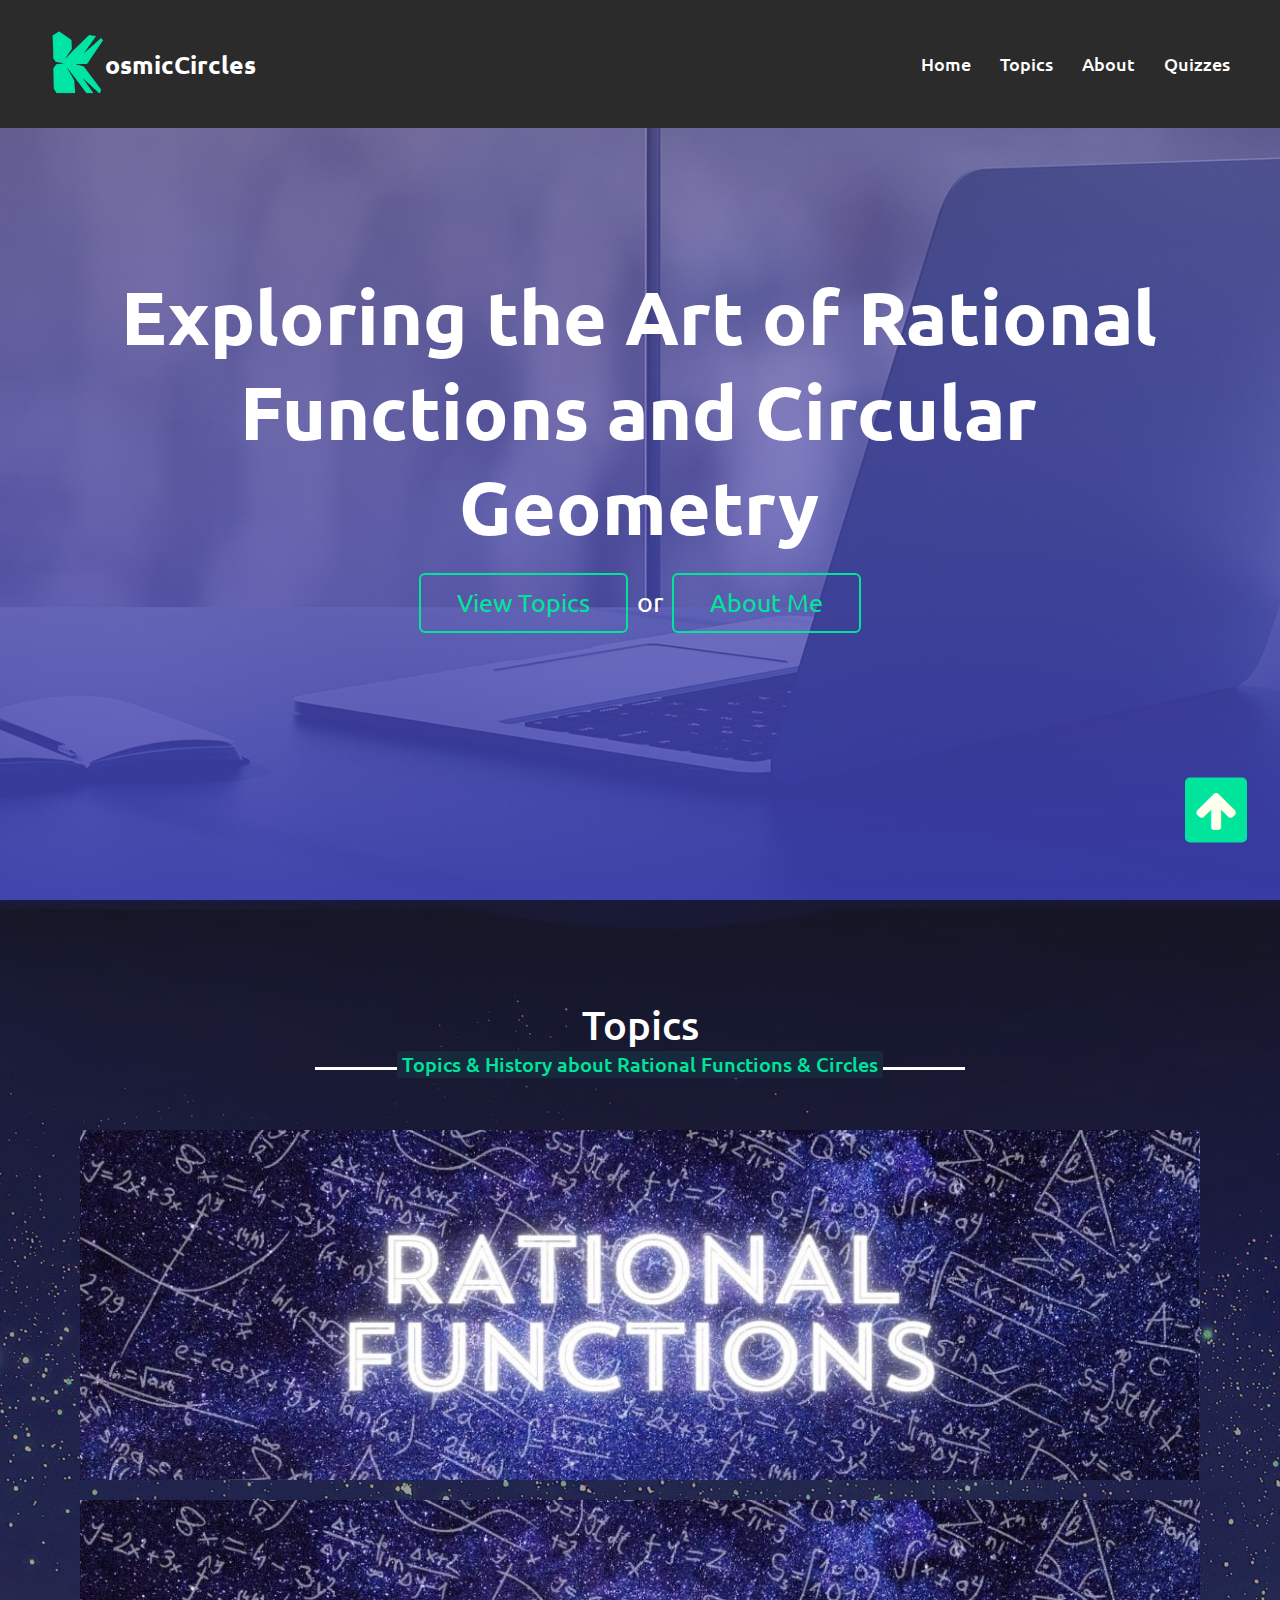
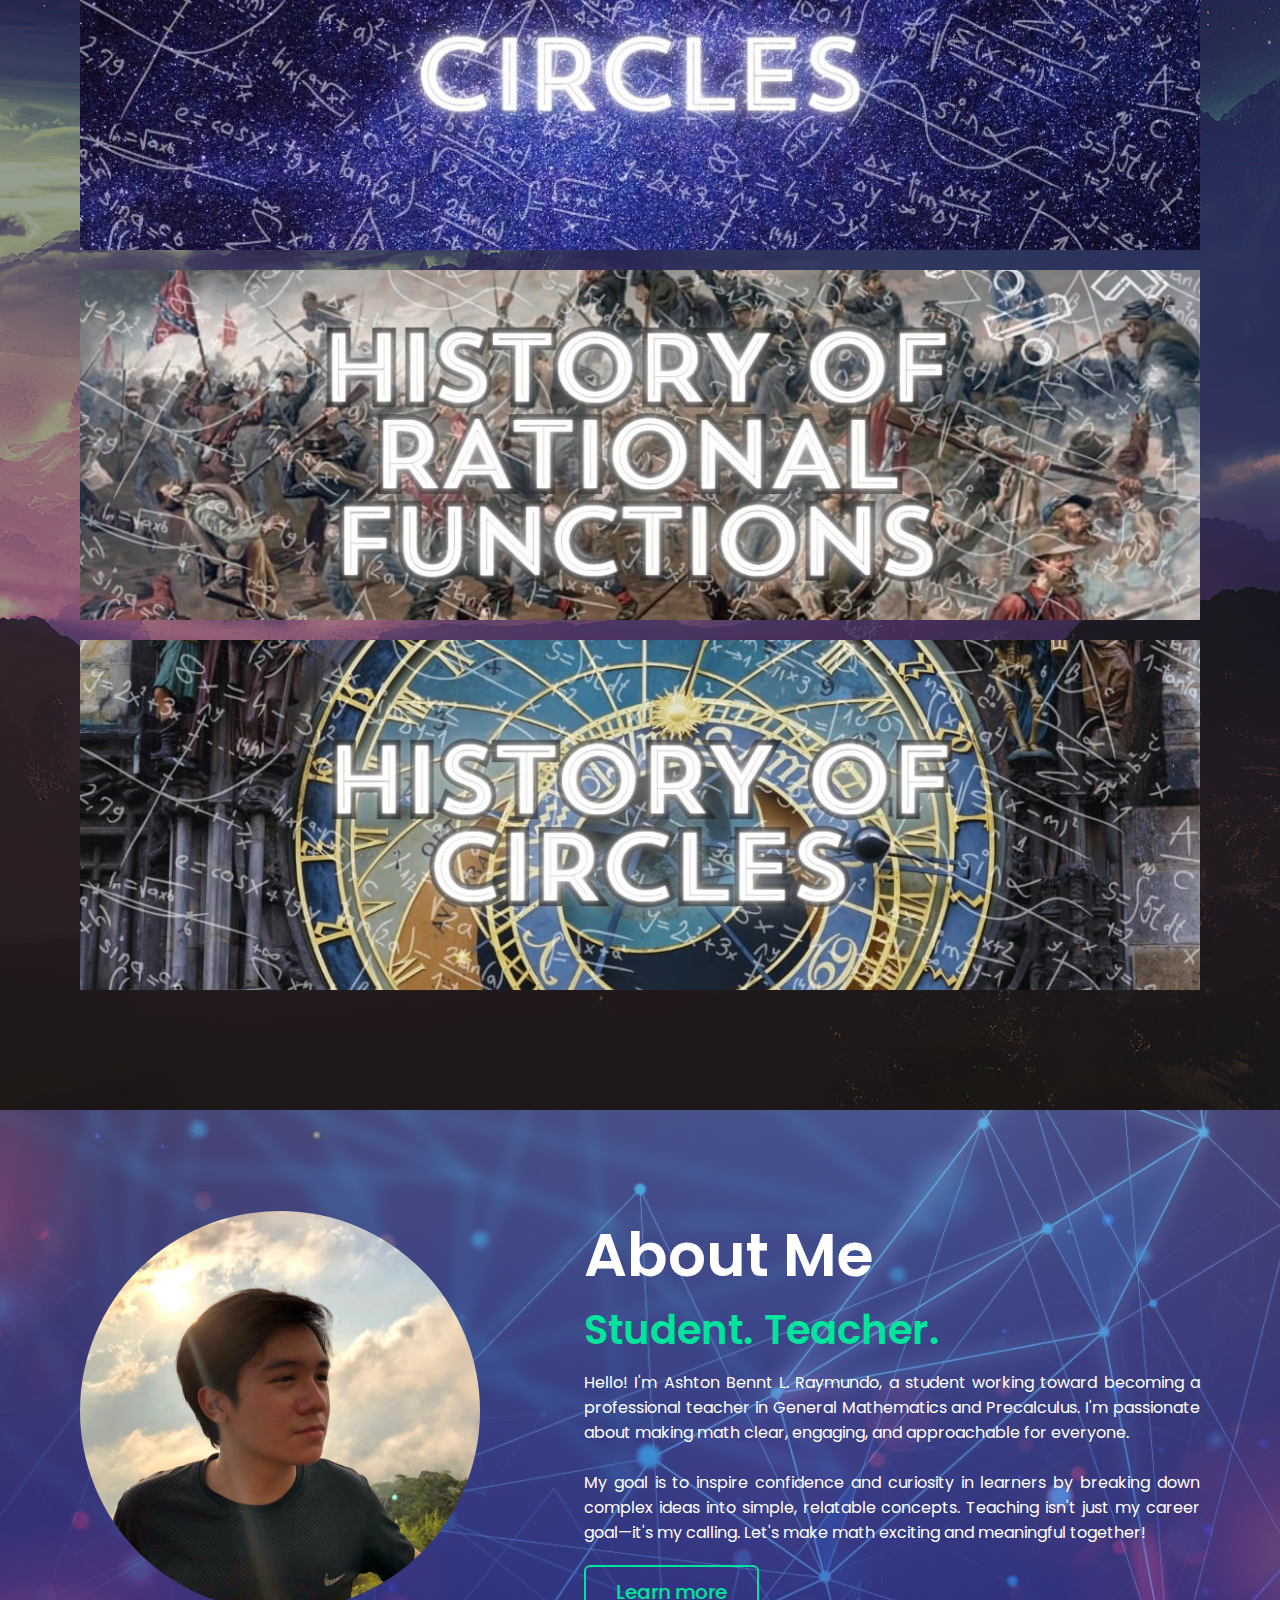
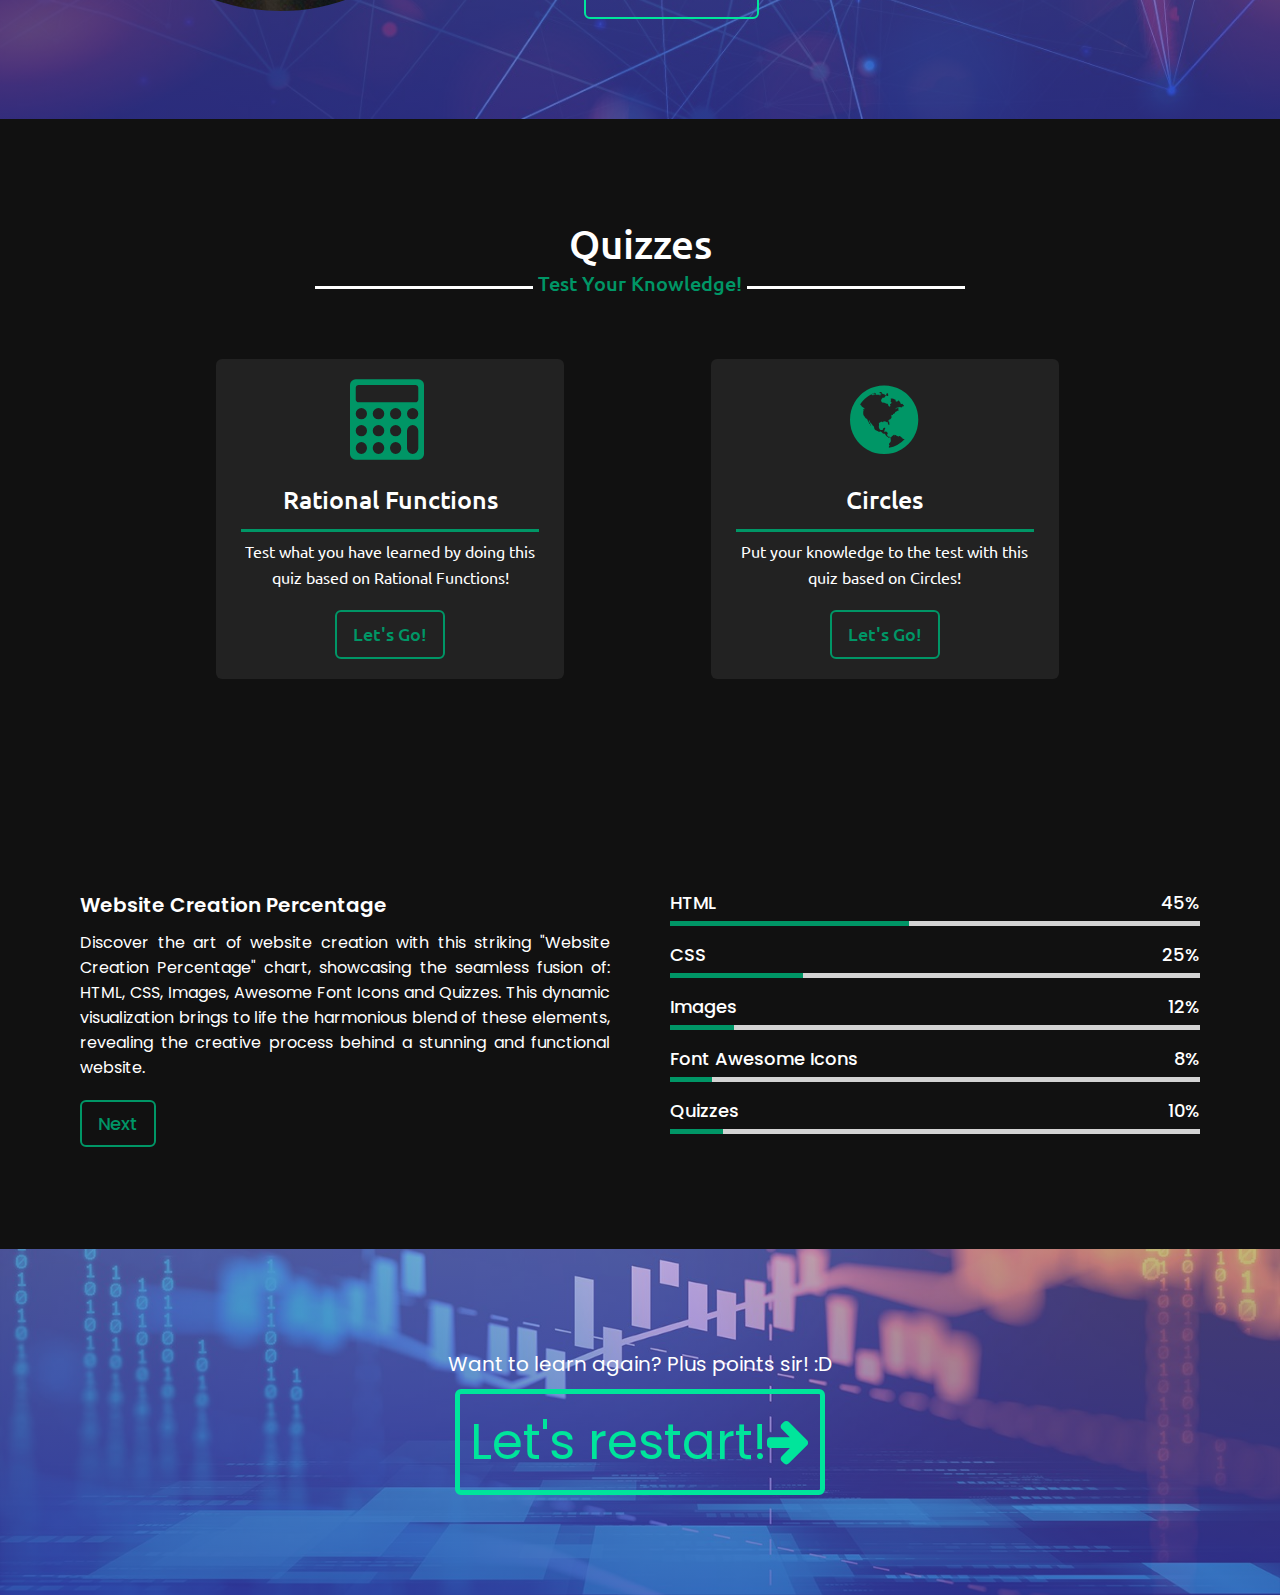
<file: index.html>
<!DOCTYPE html>
<head>
    <title>KosmicCircles</title>
    <meta charset="UTF-8">
    <meta name="viewport" content="width=device-width, initial-scale=1.0">
    <link rel="stylesheet" href="style.css">
    <link rel="shortcut icon"  type="image/x-icon" href="images/K logo.png"/>
    <link rel="stylesheet" href="https://cdnjs.cloudflare.com/ajax/libs/font-awesome/4.7.0/css/font-awesome.min.css">
</head>
<body>
    <div class="controlContainer">
        <a href="#home">
            <div class="control">
                <i class="fa fa-arrow-up" aria-hidden="true"></i>
            </div>
        </a>
    </div>
    <div class="navbar">
        <div class="nav-align">
                <div class="logo">
                    <a href="#"><img src="images/K logo.png" alt="logo"></a>
                    <label>osmicCircles</label>
                </div>
            <ul class="menu">
                <li><a href="#home" class="menu-btn">Home</a></li>
                <li><a href="#topics" class="menu-btn">Topics</a></li>
                <li><a href="#about" class="menu-btn">About</a></li>
                <li><a href="#quizzes" class="menu-btn">Quizzes</a></li>
            </ul>   
        </div>
    </div>

    <section class="home" id="home">
        <div class="max-width">
            <div class="home-content">
                <div class="message">
                    Exploring the Art of Rational Functions and Circular Geometry
                </div>
                <div class="center">
                    <a href="#topics">View Topics</a>
                    <label>or</label>
                    <a href="#about">About Me</a>
                </div>
            </div>
        </div>
    </section>

    <section class="portfolio" id="topics">
        <div class="max-width">
            <h2 class="title">
                Topics
            </h2>
            <div class="portfolio-content">
                <div class="grid-item">
                    <div class="project">
                        <div class="image"></div>
                    </div>
                    <a href="Pages/Page_GenMath.html">
                        <div class="MessageContainer">
                            <b class="Message">GenMath</b>
                        </div>
                    </a>
                </div>
                <div class="grid-item">
                    <div class="project">
                        <div class="image3"></div>
                    </div>
                    <a href="Pages/Page_Calculus.html">
                        <div class="MessageContainer">
                            <b class="Message">Pre-Calculus</b>
                        </div>
                    </a>
                </div>
                <div class="grid-item">
                    <div class="project">
                        <div class="image2"></div>
                    </div>
                    <a href="Pages/Page_historyRF.html">
                        <div class="MessageContainer">
                            <b class="Message">History about Rational Functions</b>
                        </div>
                    </a>
                </div>
                <div class="grid-item">
                    <div class="project">
                        <div class="image4"></div>
                    </div>
                    <a href="Pages/Page_historyC.html">
                        <div class="MessageContainer">
                            <b class="Message">History About Circles</b>
                        </div>
                    </a>
                </div>
            </div>
        </div>
    </section>

    <section class="about" id="about">
        <div class="max-width">
            <div class="about-content">
                <div class="column left">
                    <img src="images/pic.jpg" alt="me">
                </div>
                <div class="column right">
                    <div class="main-title" >
                        About Me
                    </div>
                    <div class="text">
                        Student. Teacher.
                    </div>
                    <p>
                        Hello! I'm Ashton Bennt L. Raymundo, a student working toward becoming a professional teacher in General Mathematics and Precalculus. I'm passionate about making math clear, engaging, and approachable for everyone.<br/><br/>My goal is to inspire confidence and curiosity in learners by breaking down complex ideas into simple, relatable concepts. Teaching isn't just my career goal—it's my calling. Let's make math exciting and meaningful together!
                    </p>
                    <a href="#quizzes">Learn more</a>
                </div>
            </div>
        </div>
    </section>

    <section class="services" id="quizzes">
        <div class="max-width">
            <h2 class="title">
                Quizzes
            </h2>
            <div class="serv-content">
                <div class="serv-align">
                    <div class="card">
                        <div class="box">
                            <i class="fa fa-calculator"></i>
                            <div class="text">
                                Rational Functions
                            </div>
                            <p>
                                Test what you have learned by doing this quiz based on Rational Functions!
                            </p>
                            <a href="https://quizizz.com/join/quiz/58eee947161180b96835c9ee/start?studentShare=true">Let's Go!</a>
                        </div>
                    </div>
                    <div class="card">
                        <div class="box">
                            <i class="fa fa-globe"></i>
                            <div class="text">
                                Circles
                            </div>
                            <p>
                                Put your knowledge to the test with this quiz based on Circles!
                            </p>
                            <a href="https://quizizz.com/join/quiz/5c41cf05869f34001acc3f48/start?studentShare=true">Let's Go!</a>
                        </div>
                    </div>
                </div>
            </div>
        </div>
    </section>

    <section class="skills" id="skills">
        <div class="max-width">
            <div class="skills-content">
                <div class="column left">
                    <div class="text">
                        Website Creation Percentage
                    </div>
                    <p>
                        Discover the art of website creation with this striking "Website Creation Percentage" chart, showcasing the seamless fusion of: HTML, CSS, Images, Awesome Font Icons and Quizzes. This dynamic visualization brings to life the harmonious blend of these elements, revealing the creative process behind a stunning and functional website.
                    </p>
                    <a href="#hire">Next</a>
                </div>
                <div class="column right">
                    <div class="bars">
                        <div class="info">
                            <span>HTML</span>
                            <span>45%</span>
                        </div>
                        <div class="line html"></div>
                    </div>
                    <div class="bars">
                        <div class="info">
                            <span>CSS</span>
                            <span>25%</span>
                        </div>
                        <div class="line css"></div>
                    </div>
                    <div class="bars">
                        <div class="info">
                            <span>Images</span>
                            <span>12%</span>
                        </div>
                        <div class="line js"></div>
                    </div>
                    <div class="bars">
                        <div class="info">
                            <span>Font Awesome Icons</span>
                            <span>8%</span>
                        </div>
                        <div class="line php"></div>
                    </div>
                    <div class="bars">
                        <div class="info">
                            <span>Quizzes</span>
                            <span>10%</span>
                        </div>
                        <div class="line mysql"></div>
                    </div>
                </div>
            </div>
        </div>
    </section>

    <section class="hire" id="hire">
        <div class="max-width">
            <div class="hire-content align">
                <label class="sub-text">Want to learn again? Plus points sir! :D</label>
                <a href="#home" class="main-text">Let's restart!<i class="fa fa-arrow-right" aria-hidden="true"></i></a>
            </div>
        </div>
    </section>
</body>
</html>
</file>
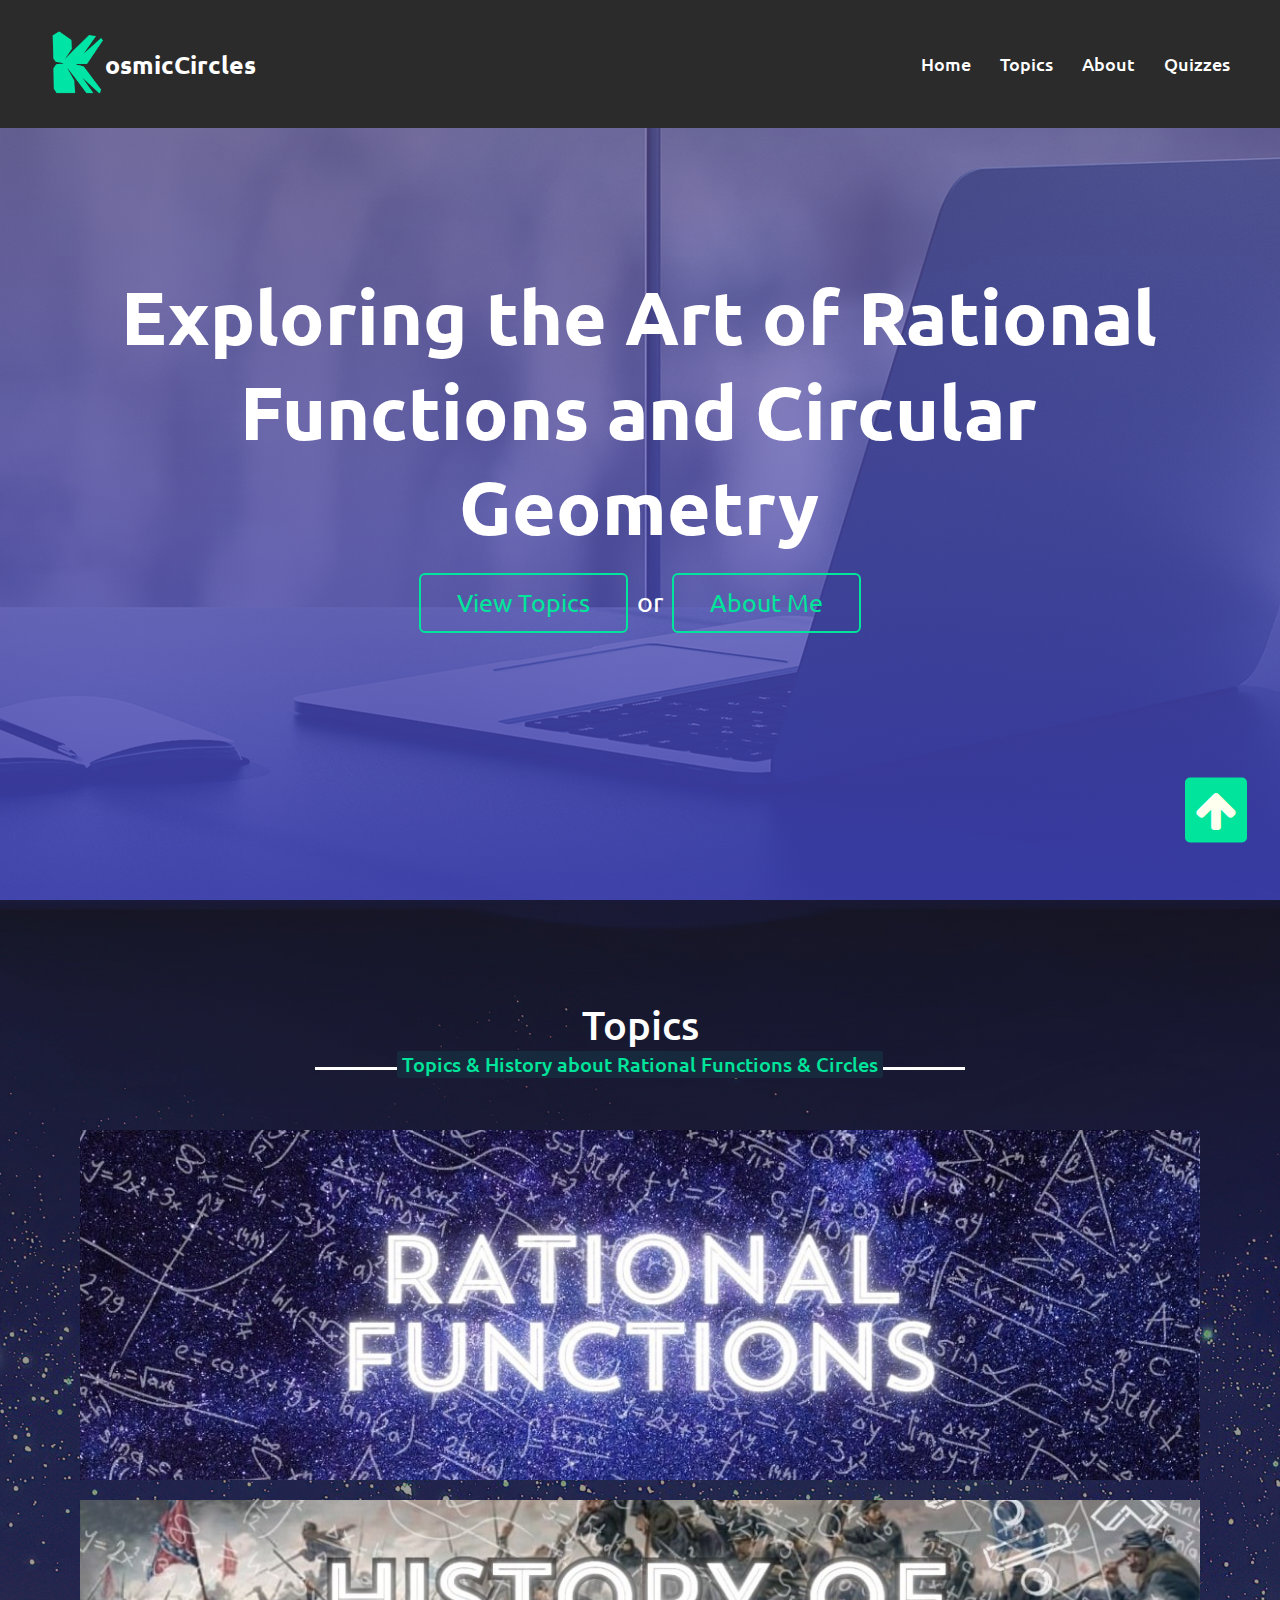
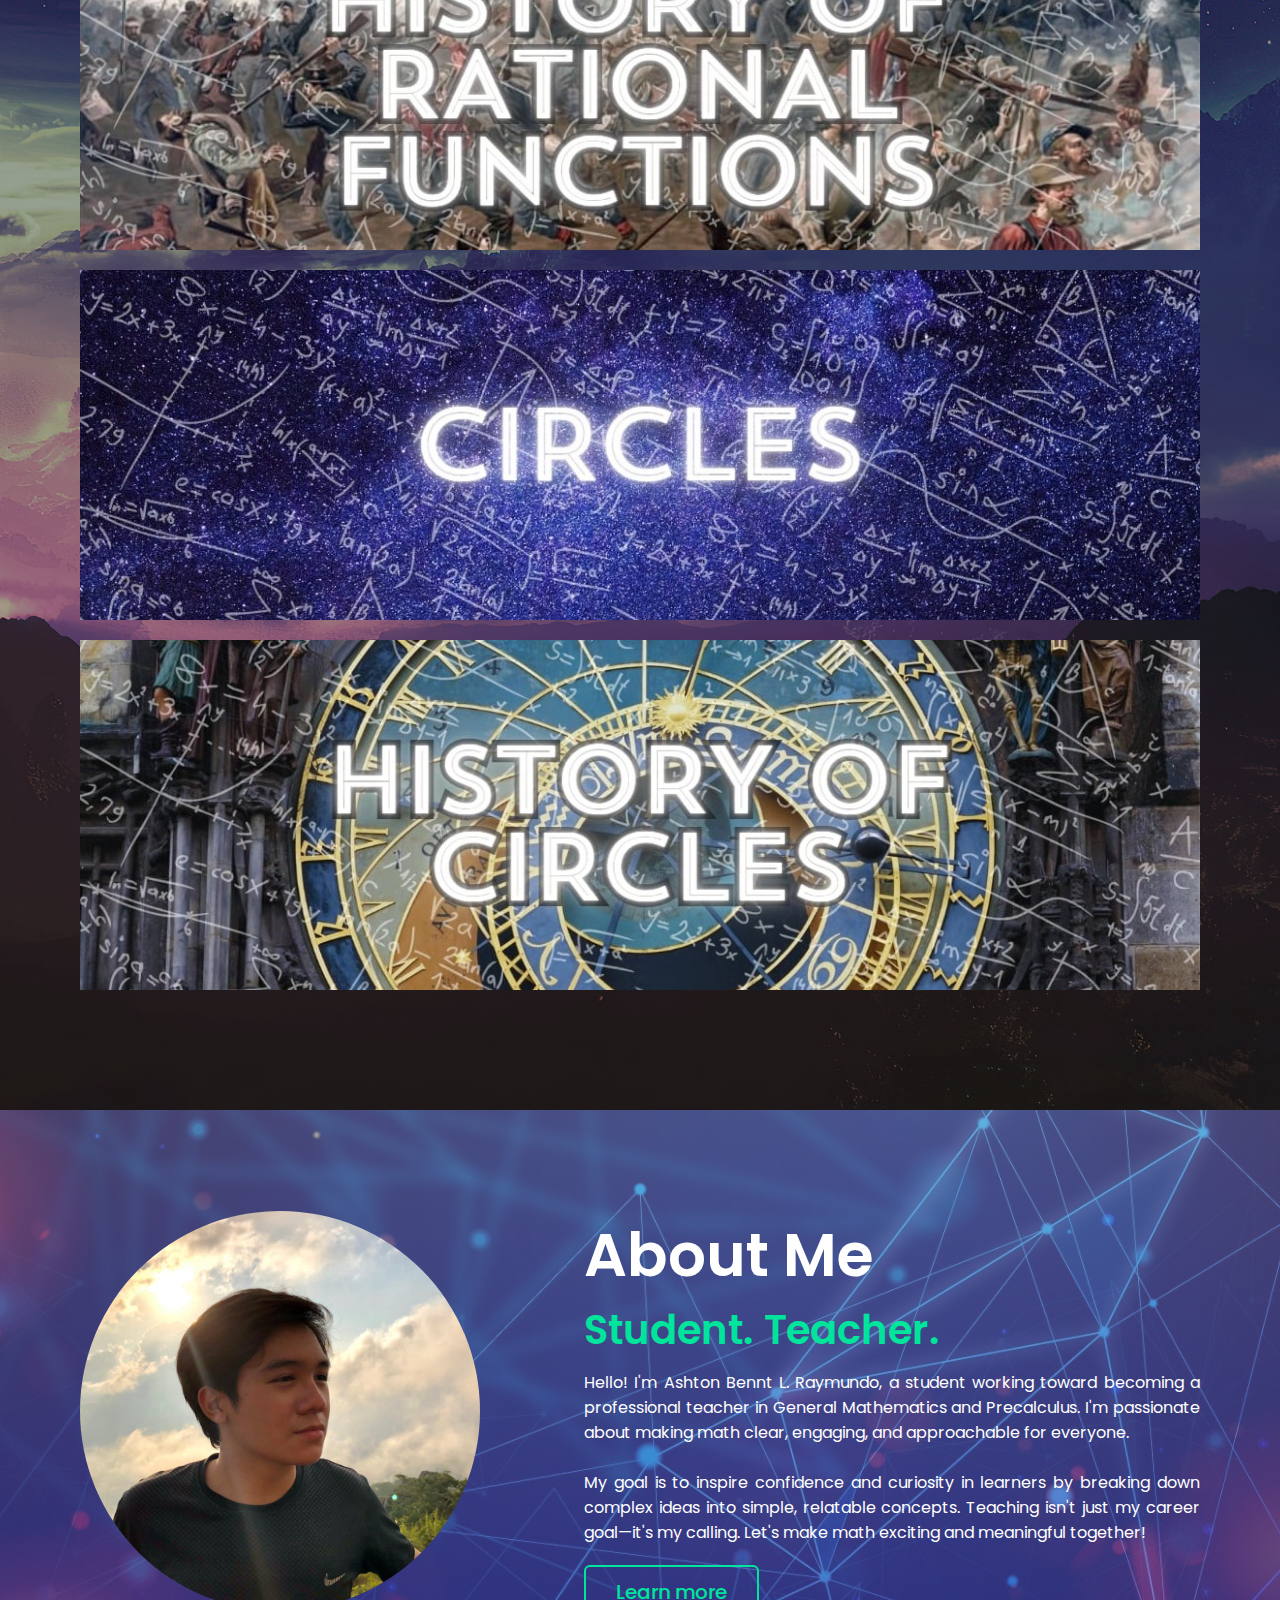
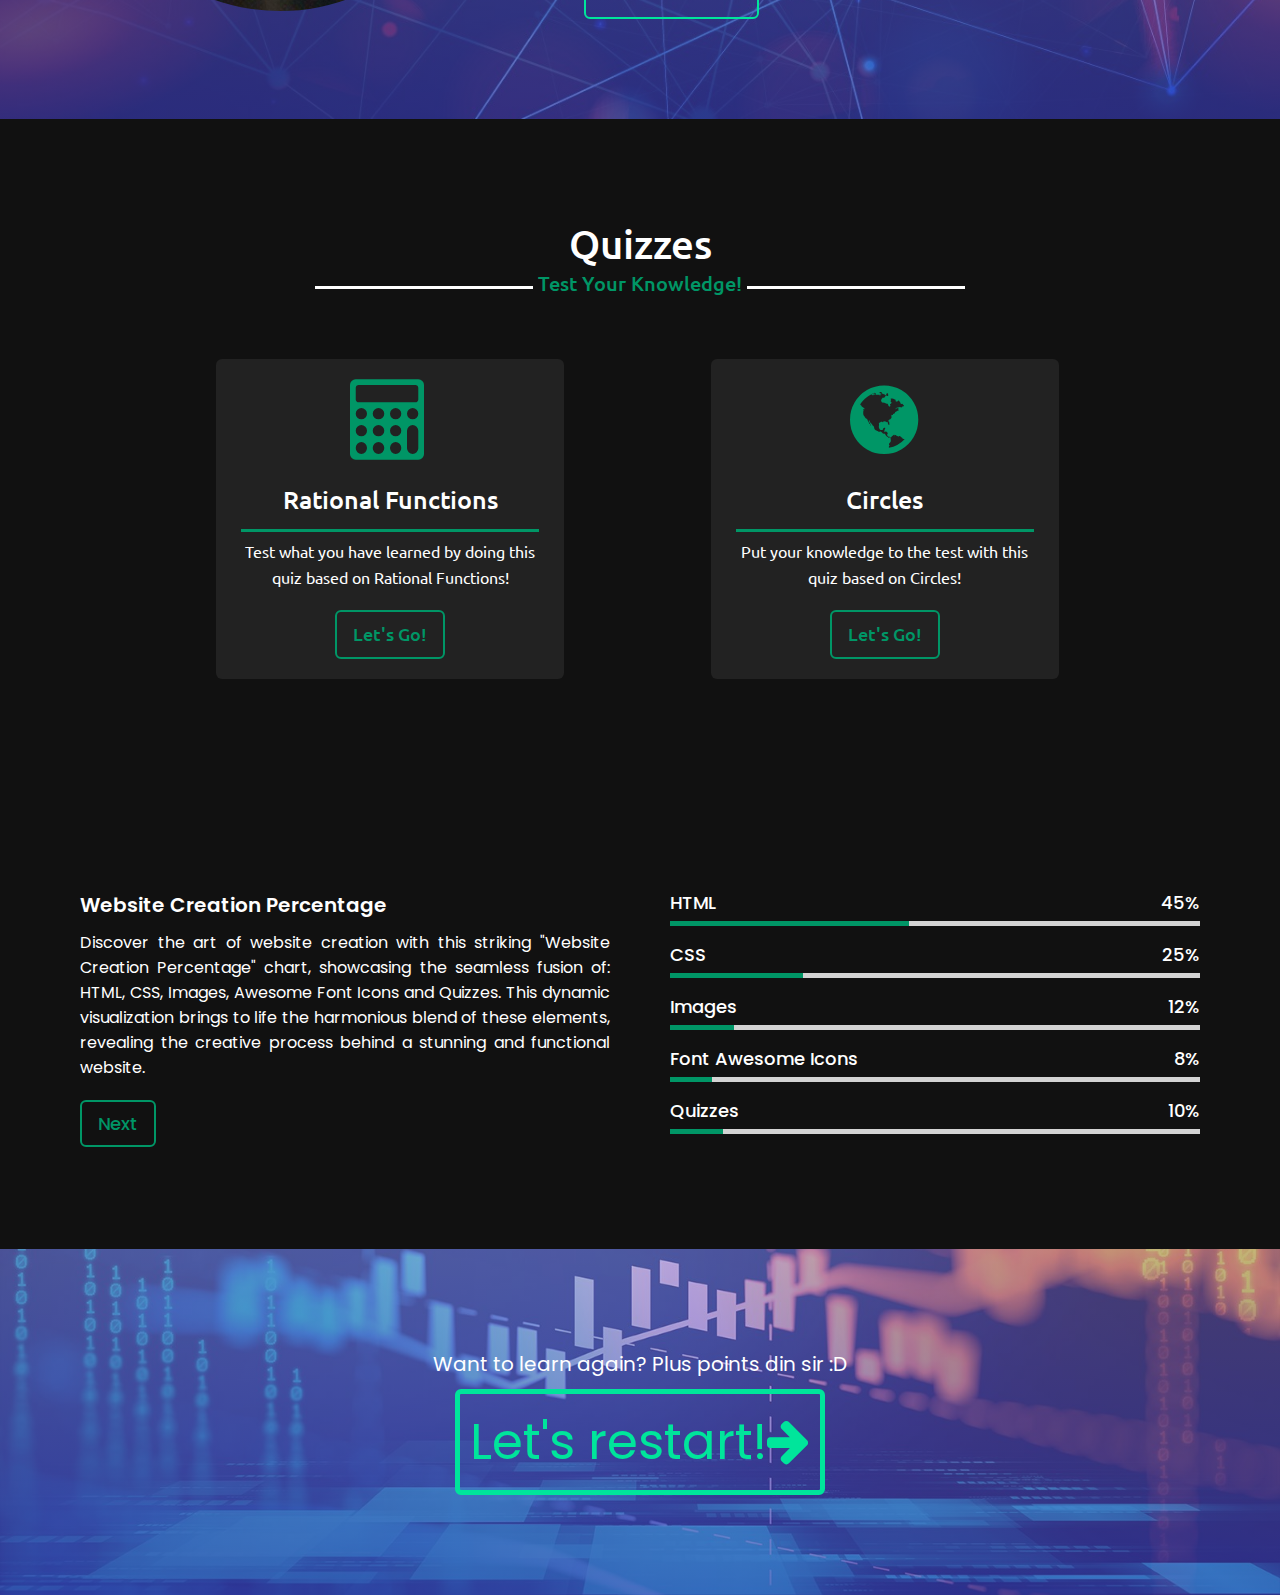
<file: index_old.html>
<!DOCTYPE html>
<head>
    <title>KosmicCircles</title>
    <meta charset="UTF-8">
    <meta name="viewport" content="width=device-width, initial-scale=1.0">
    <link rel="stylesheet" href="style.css">
    <link rel="shortcut icon"  type="image/x-icon" href="images/K logo.png"/>
    <link rel="stylesheet" href="https://cdnjs.cloudflare.com/ajax/libs/font-awesome/4.7.0/css/font-awesome.min.css">
</head>
<body>
    <div class="controlContainer">
        <a href="#home">
            <div class="control">
                <i class="fa fa-arrow-up" aria-hidden="true"></i>
            </div>
        </a>
    </div>
    <div class="navbar">
        <div class="nav-align">
                <div class="logo">
                    <a href="#"><img src="images/K logo.png" alt="logo"></a>
                    <label>osmicCircles</label>
                </div>
            <ul class="menu">
                <li><a href="#home" class="menu-btn">Home</a></li>
                <li><a href="#topics" class="menu-btn">Topics</a></li>
                <li><a href="#about" class="menu-btn">About</a></li>
                <li><a href="#quizzes" class="menu-btn">Quizzes</a></li>
            </ul>   
        </div>
    </div>

    <section class="home" id="home">
        <div class="max-width">
            <div class="home-content">
                <div class="message">
                    Exploring the Art of Rational Functions and Circular Geometry
                </div>
                <div class="center">
                    <a href="#topics">View Topics</a>
                    <label>or</label>
                    <a href="#about">About Me</a>
                </div>
            </div>
        </div>
    </section>

    <section class="portfolio" id="topics">
        <div class="max-width">
            <h2 class="title">
                Topics
            </h2>
            <div class="portfolio-content">
                <div class="grid-item">
                    <div class="project">
                        <div class="image"></div>
                    </div>
                    <a href="Pages/Page_GenMath.html">
                        <div class="MessageContainer">
                            <b class="Message">GenMath</b>
                        </div>
                    </a>
                </div>
                <div class="grid-item">
                    <div class="project">
                        <div class="image2"></div>
                    </div>
                    <a href="Pages/Page_historyRF.html">
                        <div class="MessageContainer">
                            <b class="Message">History about Rational Functions</b>
                        </div>
                    </a>
                </div>
                <div class="grid-item">
                    <div class="project">
                        <div class="image3"></div>
                    </div>
                    <a href="Pages/Page_Calculus.html">
                        <div class="MessageContainer">
                            <b class="Message">Pre-Calculus</b>
                        </div>
                    </a>
                </div>
                <div class="grid-item">
                    <div class="project">
                        <div class="image4"></div>
                    </div>
                    <a href="Pages/Page_historyC.html">
                        <div class="MessageContainer">
                            <b class="Message">History About Circles</b>
                        </div>
                    </a>
                </div>
            </div>
        </div>
    </section>

    <section class="about" id="about">
        <div class="max-width">
            <div class="about-content">
                <div class="column left">
                    <img src="images/pic.jpg" alt="me">
                </div>
                <div class="column right">
                    <div class="main-title" >
                        About Me
                    </div>
                    <div class="text">
                        Student. Teacher.
                    </div>
                    <p>
                        Hello! I'm Ashton Bennt L. Raymundo, a student working toward becoming a professional teacher in General Mathematics and Precalculus. I'm passionate about making math clear, engaging, and approachable for everyone.<br/><br/>My goal is to inspire confidence and curiosity in learners by breaking down complex ideas into simple, relatable concepts. Teaching isn't just my career goal—it's my calling. Let's make math exciting and meaningful together!
                    </p>
                    <a href="#quizzes">Learn more</a>
                </div>
            </div>
        </div>
    </section>

    <section class="services" id="quizzes">
        <div class="max-width">
            <h2 class="title">
                Quizzes
            </h2>
            <div class="serv-content">
                <div class="serv-align">
                    <div class="card">
                        <div class="box">
                            <i class="fa fa-calculator"></i>
                            <div class="text">
                                Rational Functions
                            </div>
                            <p>
                                Test what you have learned by doing this quiz based on Rational Functions!
                            </p>
                            <a href="https://quizizz.com/join/quiz/58eee947161180b96835c9ee/start?studentShare=true">Let's Go!</a>
                        </div>
                    </div>
                    <div class="card">
                        <div class="box">
                            <i class="fa fa-globe"></i>
                            <div class="text">
                                Circles
                            </div>
                            <p>
                                Put your knowledge to the test with this quiz based on Circles!
                            </p>
                            <a href="https://quizizz.com/join/quiz/5c41cf05869f34001acc3f48/start?studentShare=true">Let's Go!</a>
                        </div>
                    </div>
                </div>
            </div>
        </div>
    </section>

    <section class="skills" id="skills">
        <div class="max-width">
            <div class="skills-content">
                <div class="column left">
                    <div class="text">
                        Website Creation Percentage
                    </div>
                    <p>
                        Discover the art of website creation with this striking "Website Creation Percentage" chart, showcasing the seamless fusion of: HTML, CSS, Images, Awesome Font Icons and Quizzes. This dynamic visualization brings to life the harmonious blend of these elements, revealing the creative process behind a stunning and functional website.
                    </p>
                    <a href="#hire">Next</a>
                </div>
                <div class="column right">
                    <div class="bars">
                        <div class="info">
                            <span>HTML</span>
                            <span>45%</span>
                        </div>
                        <div class="line html"></div>
                    </div>
                    <div class="bars">
                        <div class="info">
                            <span>CSS</span>
                            <span>25%</span>
                        </div>
                        <div class="line css"></div>
                    </div>
                    <div class="bars">
                        <div class="info">
                            <span>Images</span>
                            <span>12%</span>
                        </div>
                        <div class="line js"></div>
                    </div>
                    <div class="bars">
                        <div class="info">
                            <span>Font Awesome Icons</span>
                            <span>8%</span>
                        </div>
                        <div class="line php"></div>
                    </div>
                    <div class="bars">
                        <div class="info">
                            <span>Quizzes</span>
                            <span>10%</span>
                        </div>
                        <div class="line mysql"></div>
                    </div>
                </div>
            </div>
        </div>
    </section>

    <section class="hire" id="hire">
        <div class="max-width">
            <div class="hire-content align">
                <label class="sub-text">Want to learn again? Plus points din sir :D</label>
                <a href="#home" class="main-text">Let's restart!<i class="fa fa-arrow-right" aria-hidden="true"></i></a>
            </div>
        </div>
    </section>
</body>
</html>
</file>
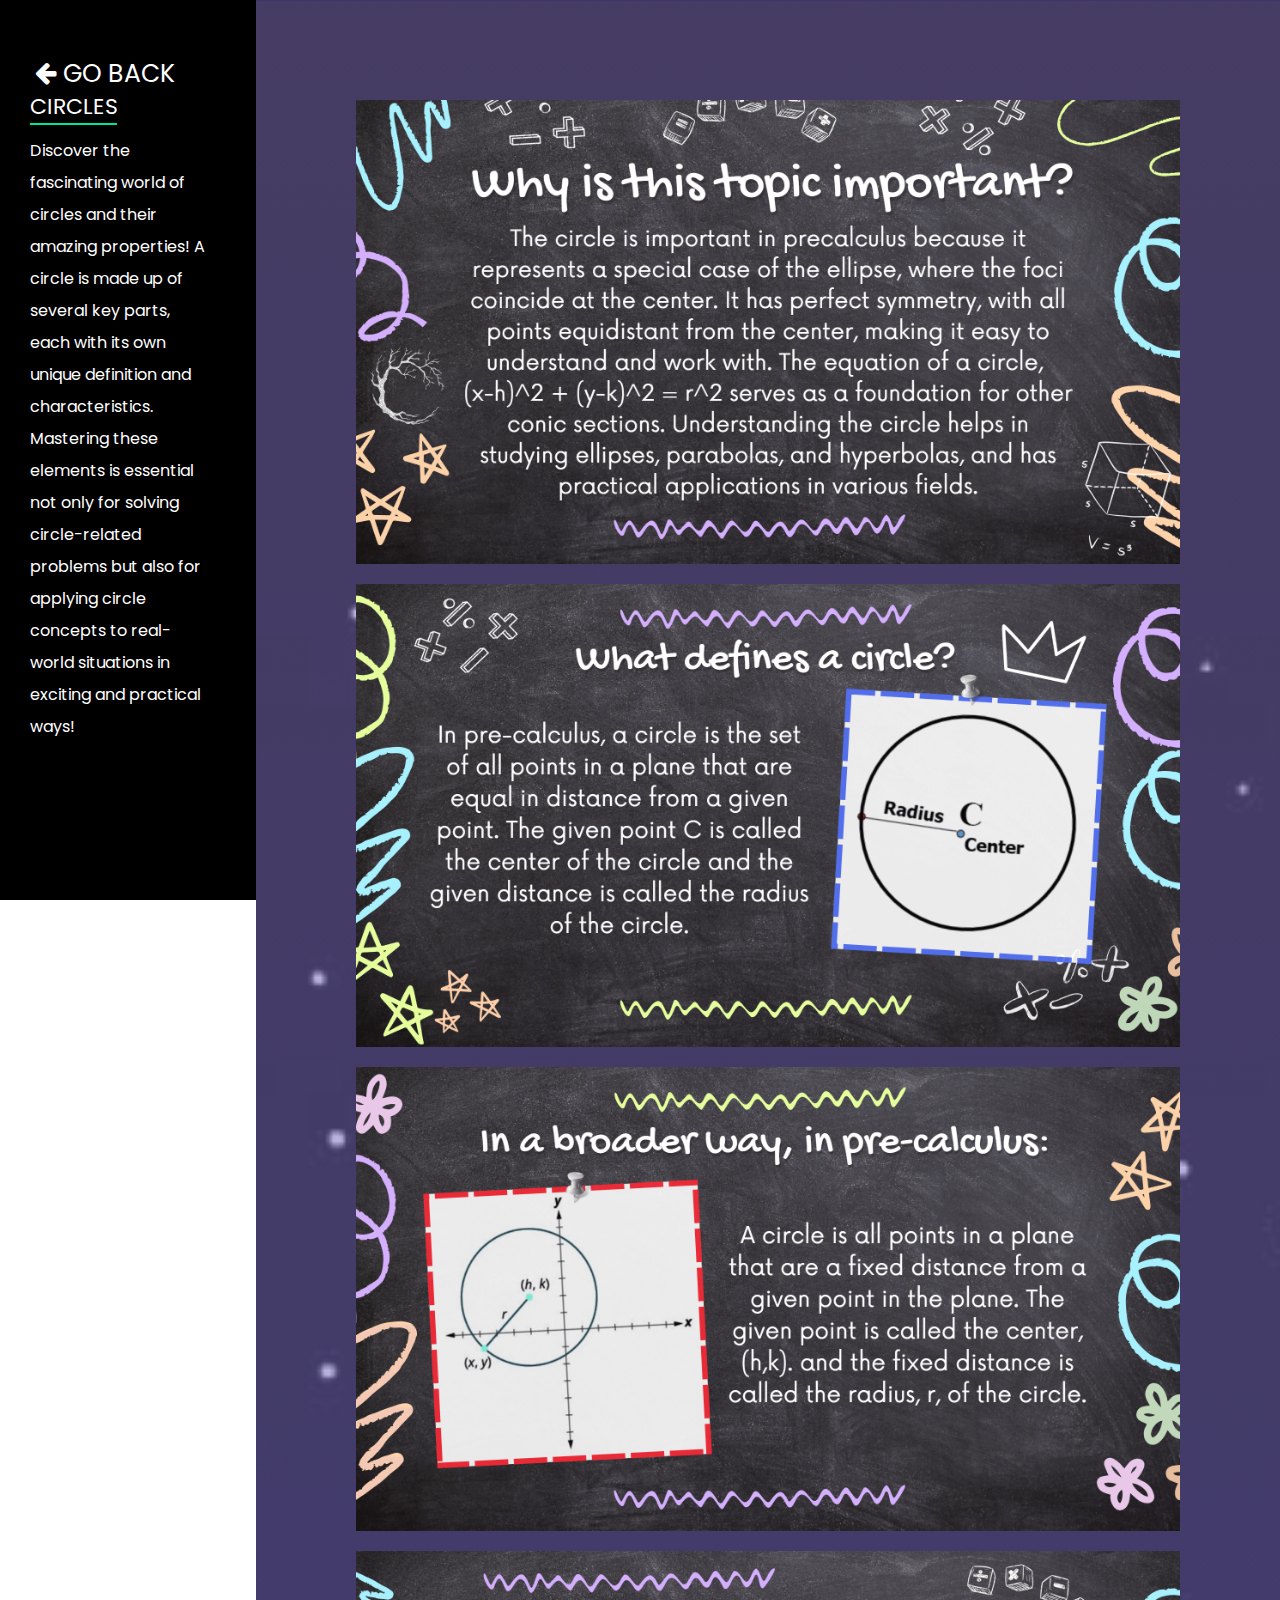
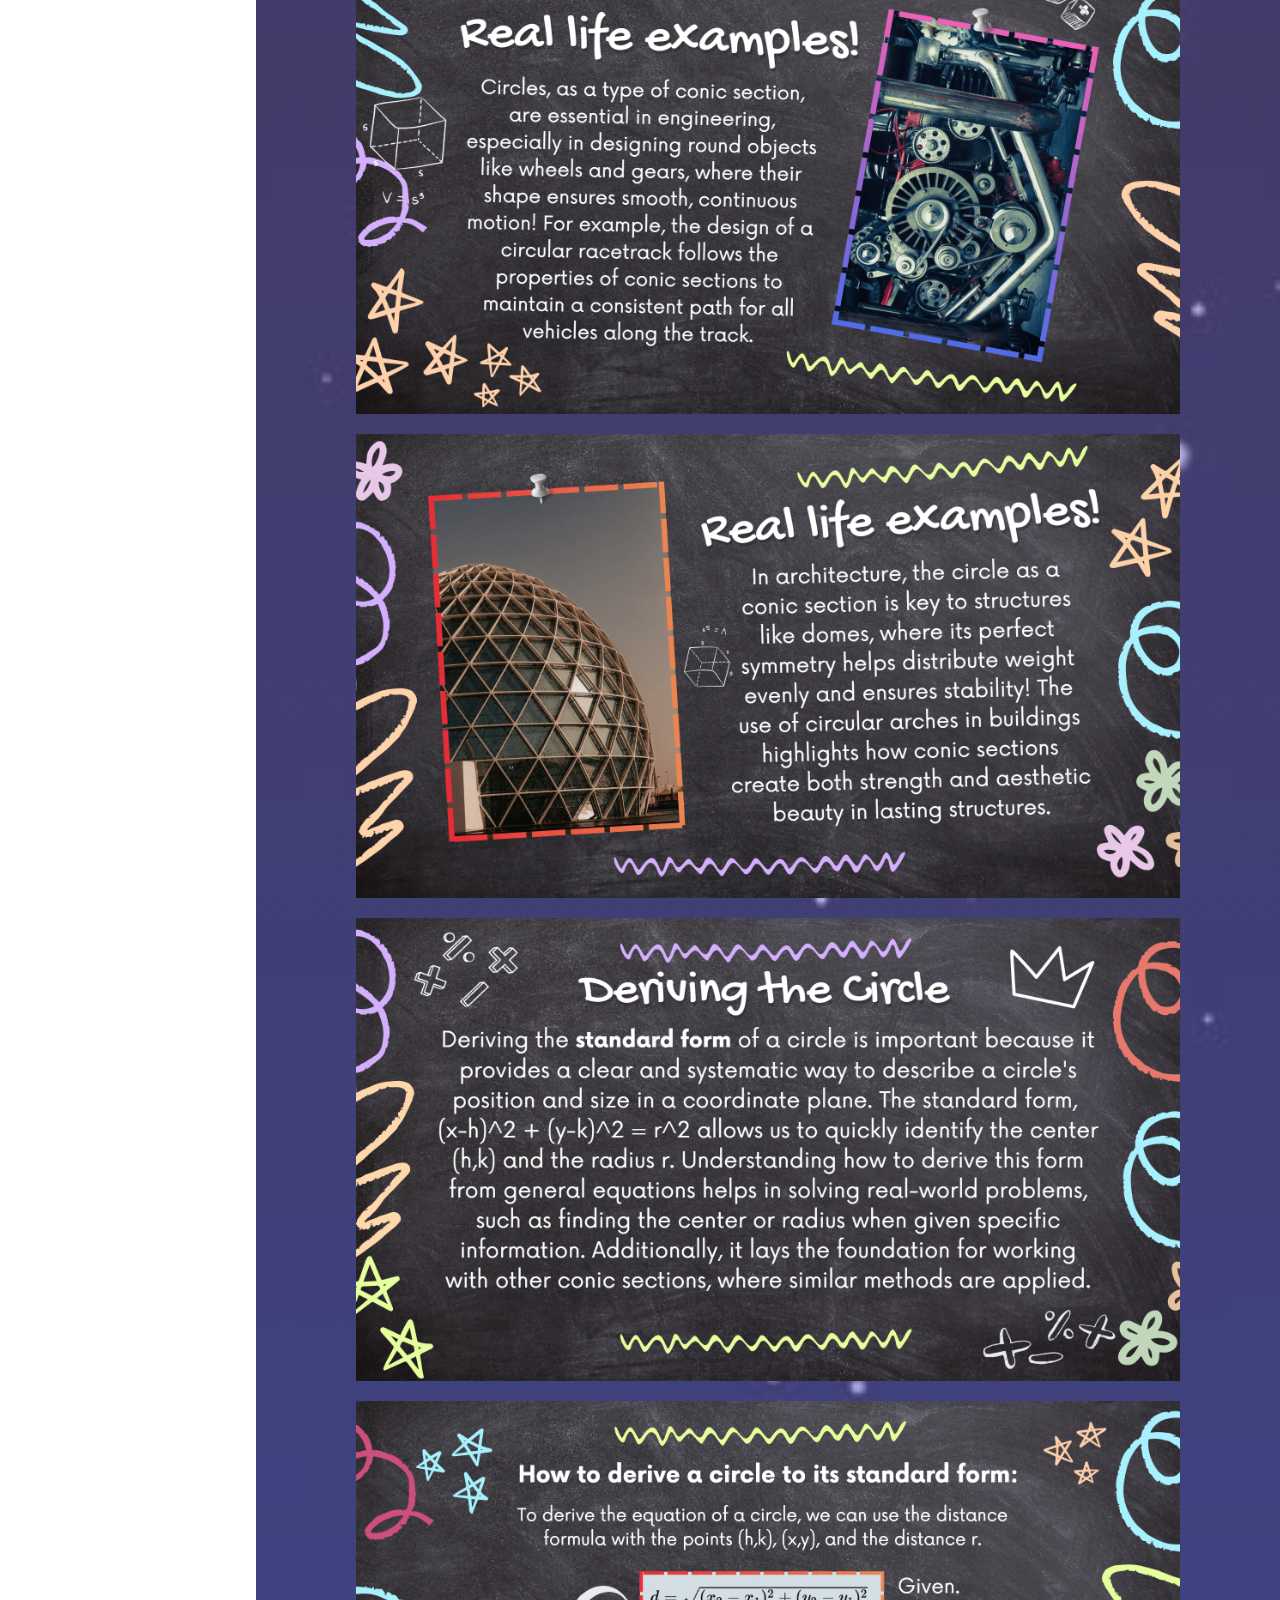
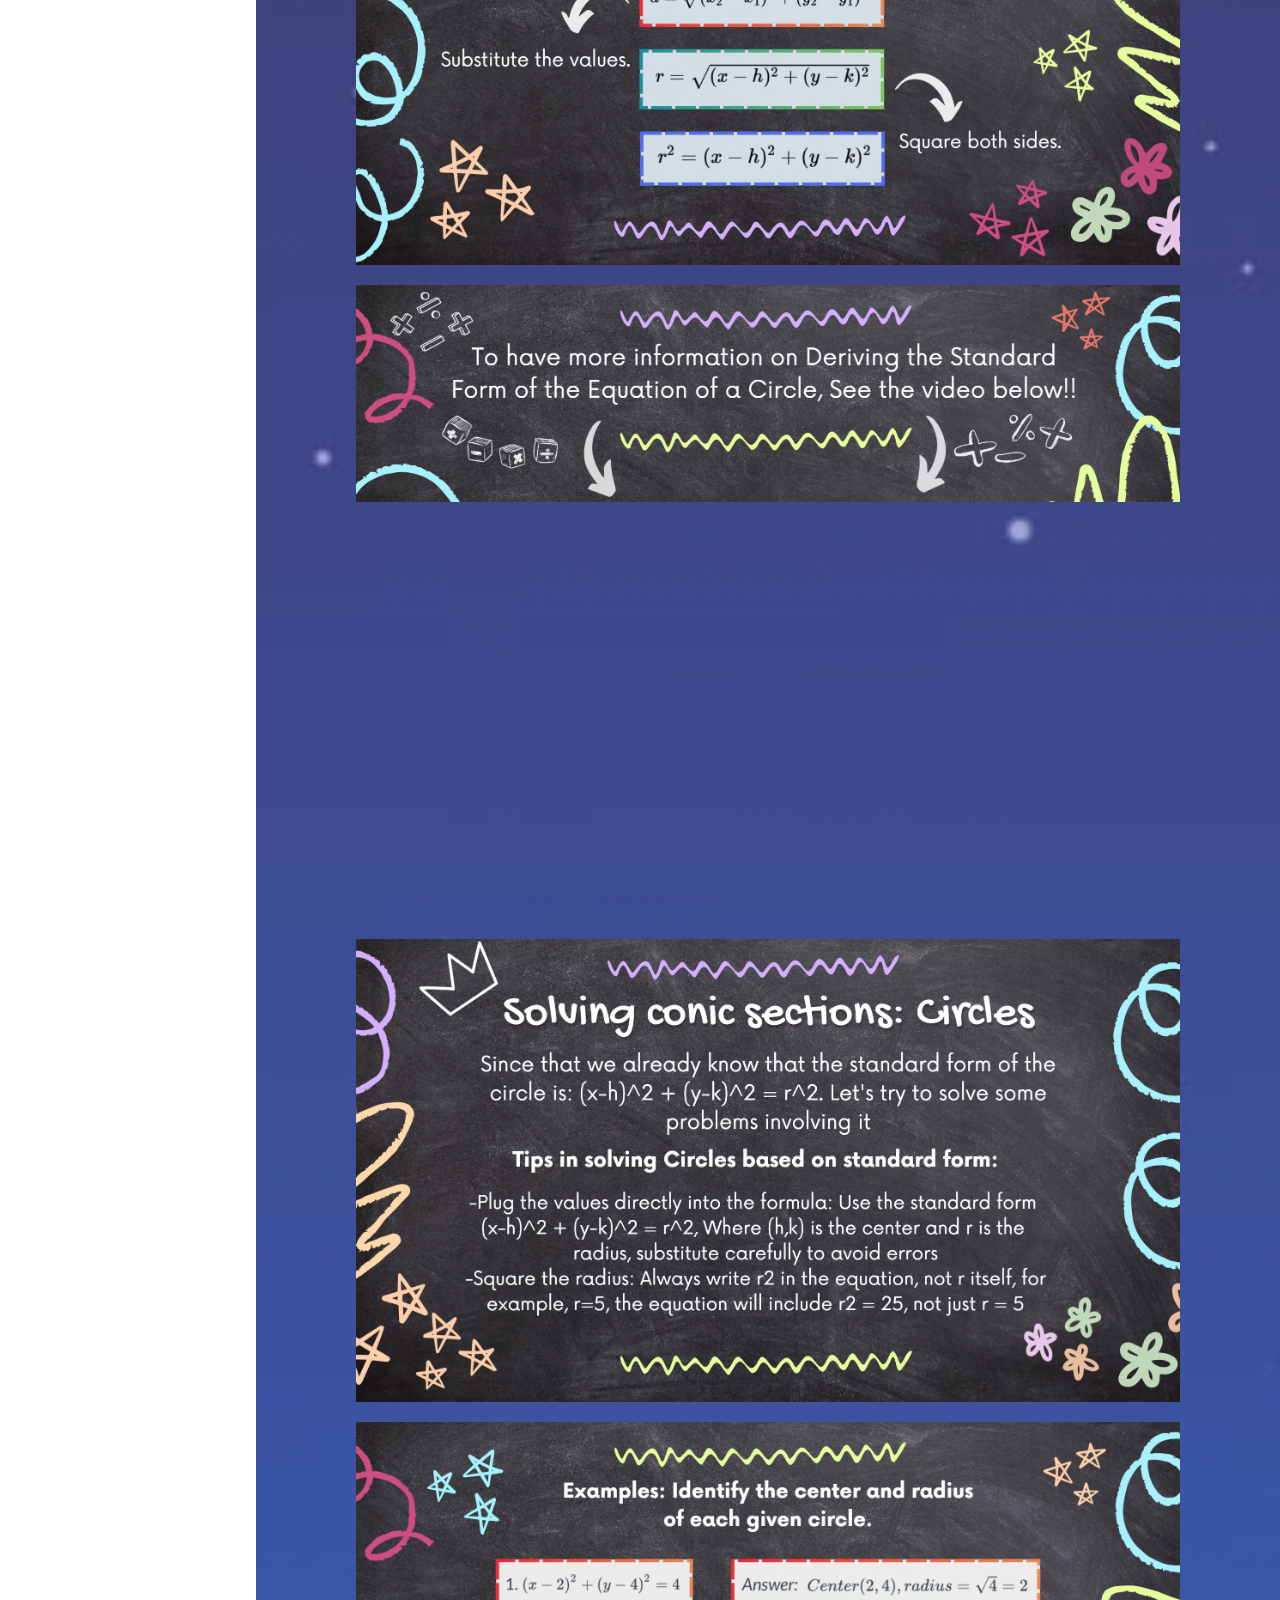
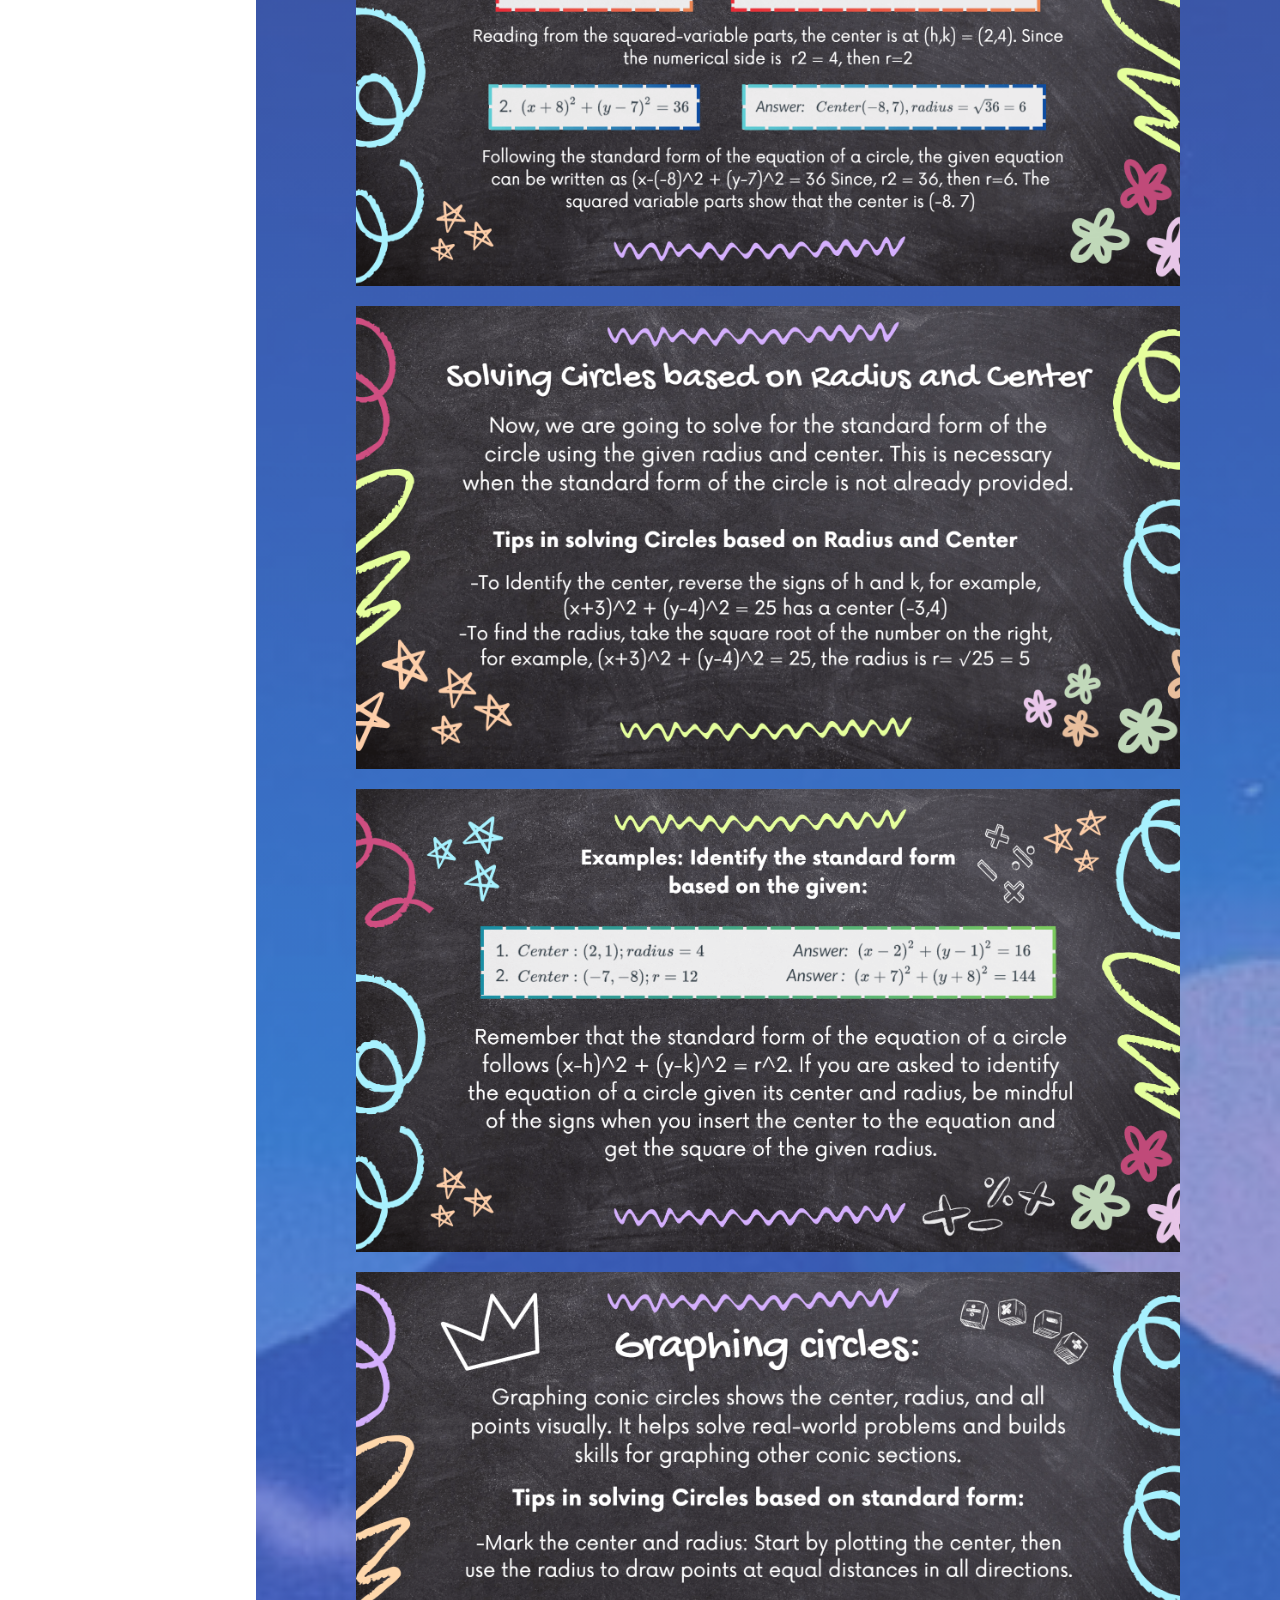
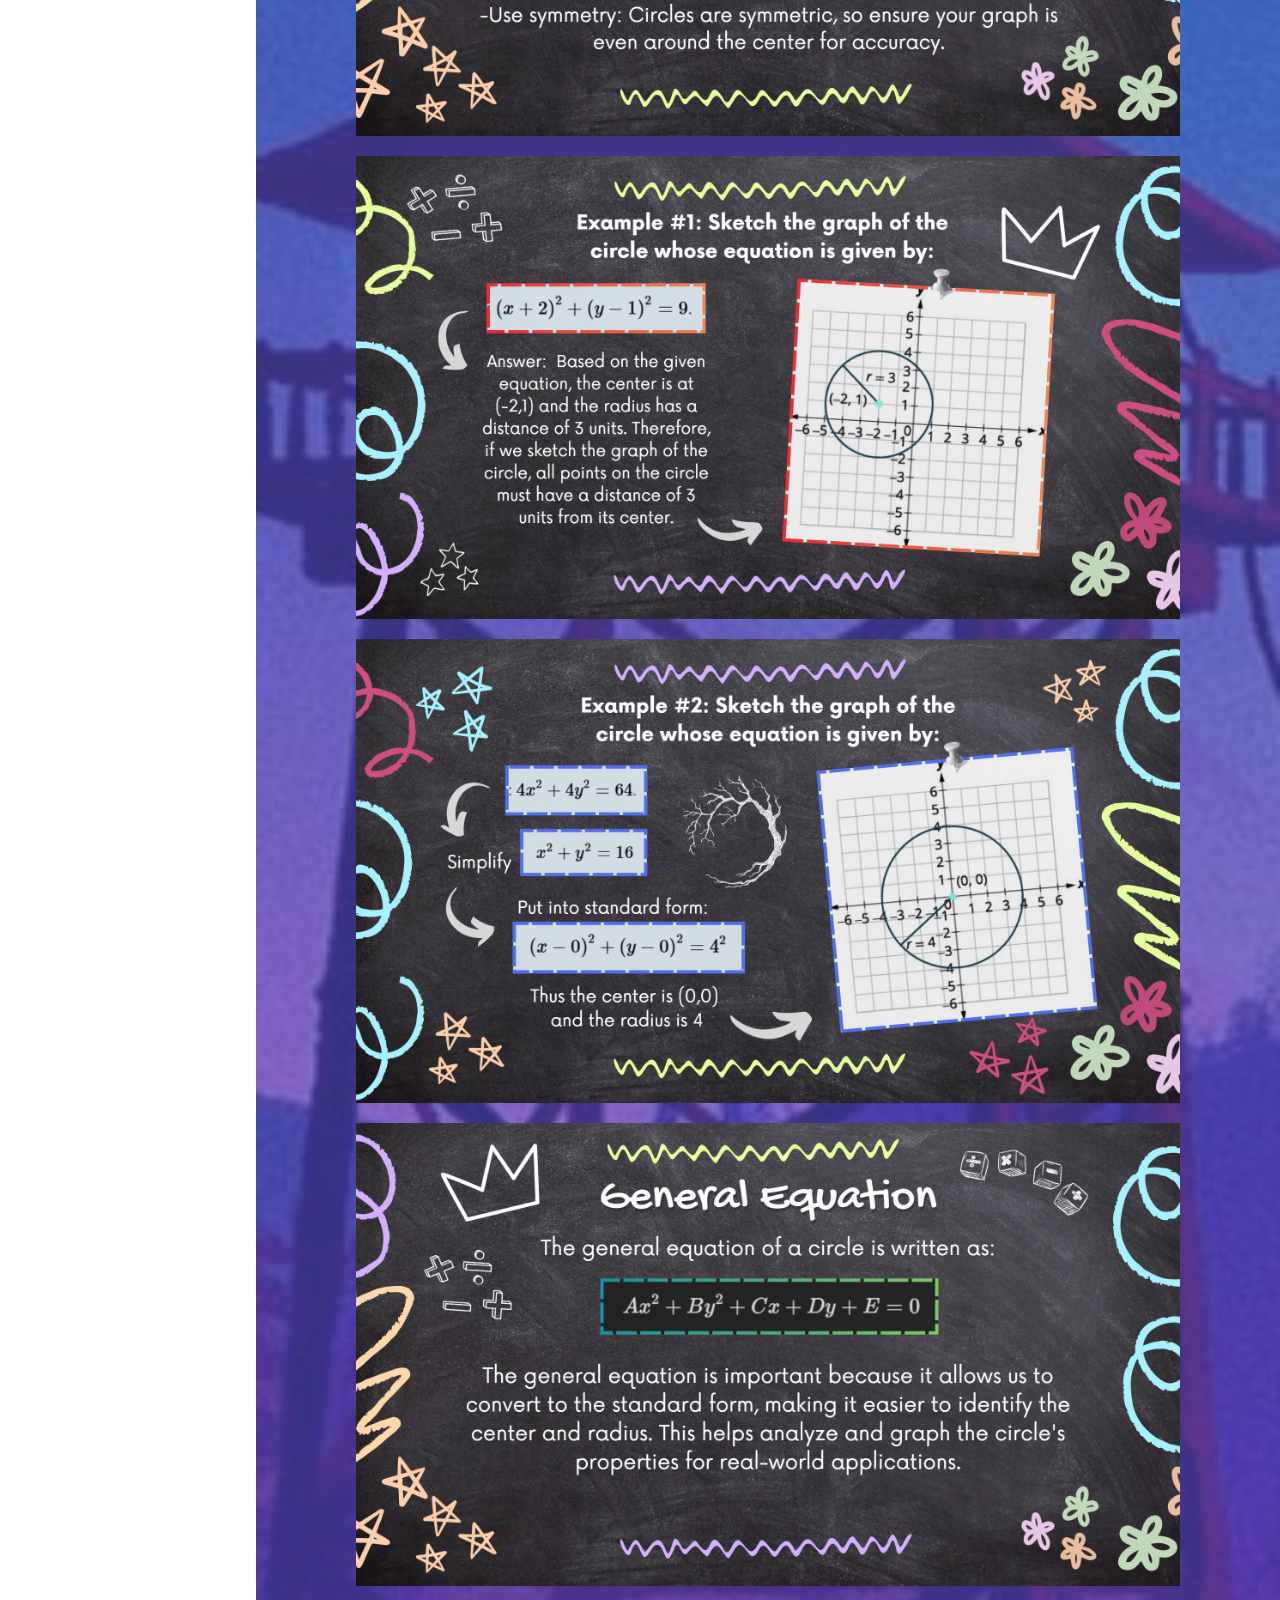
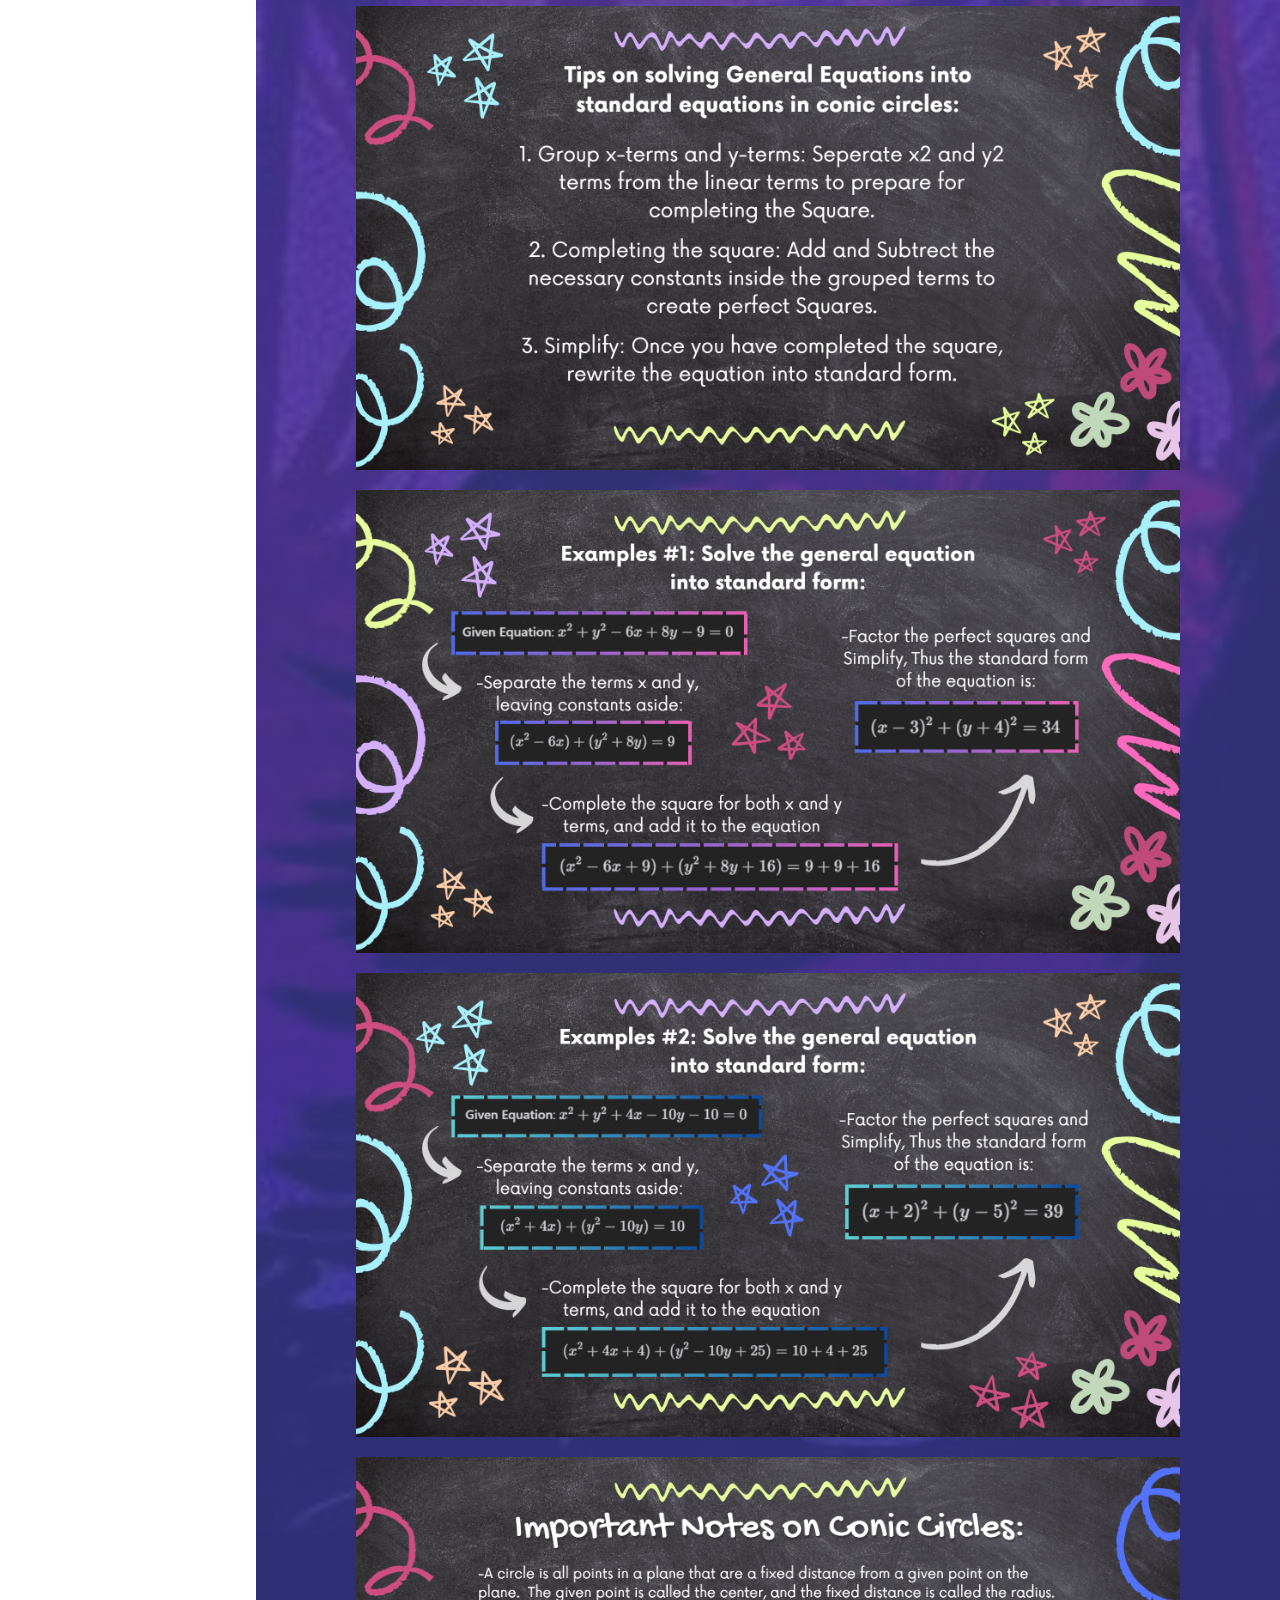
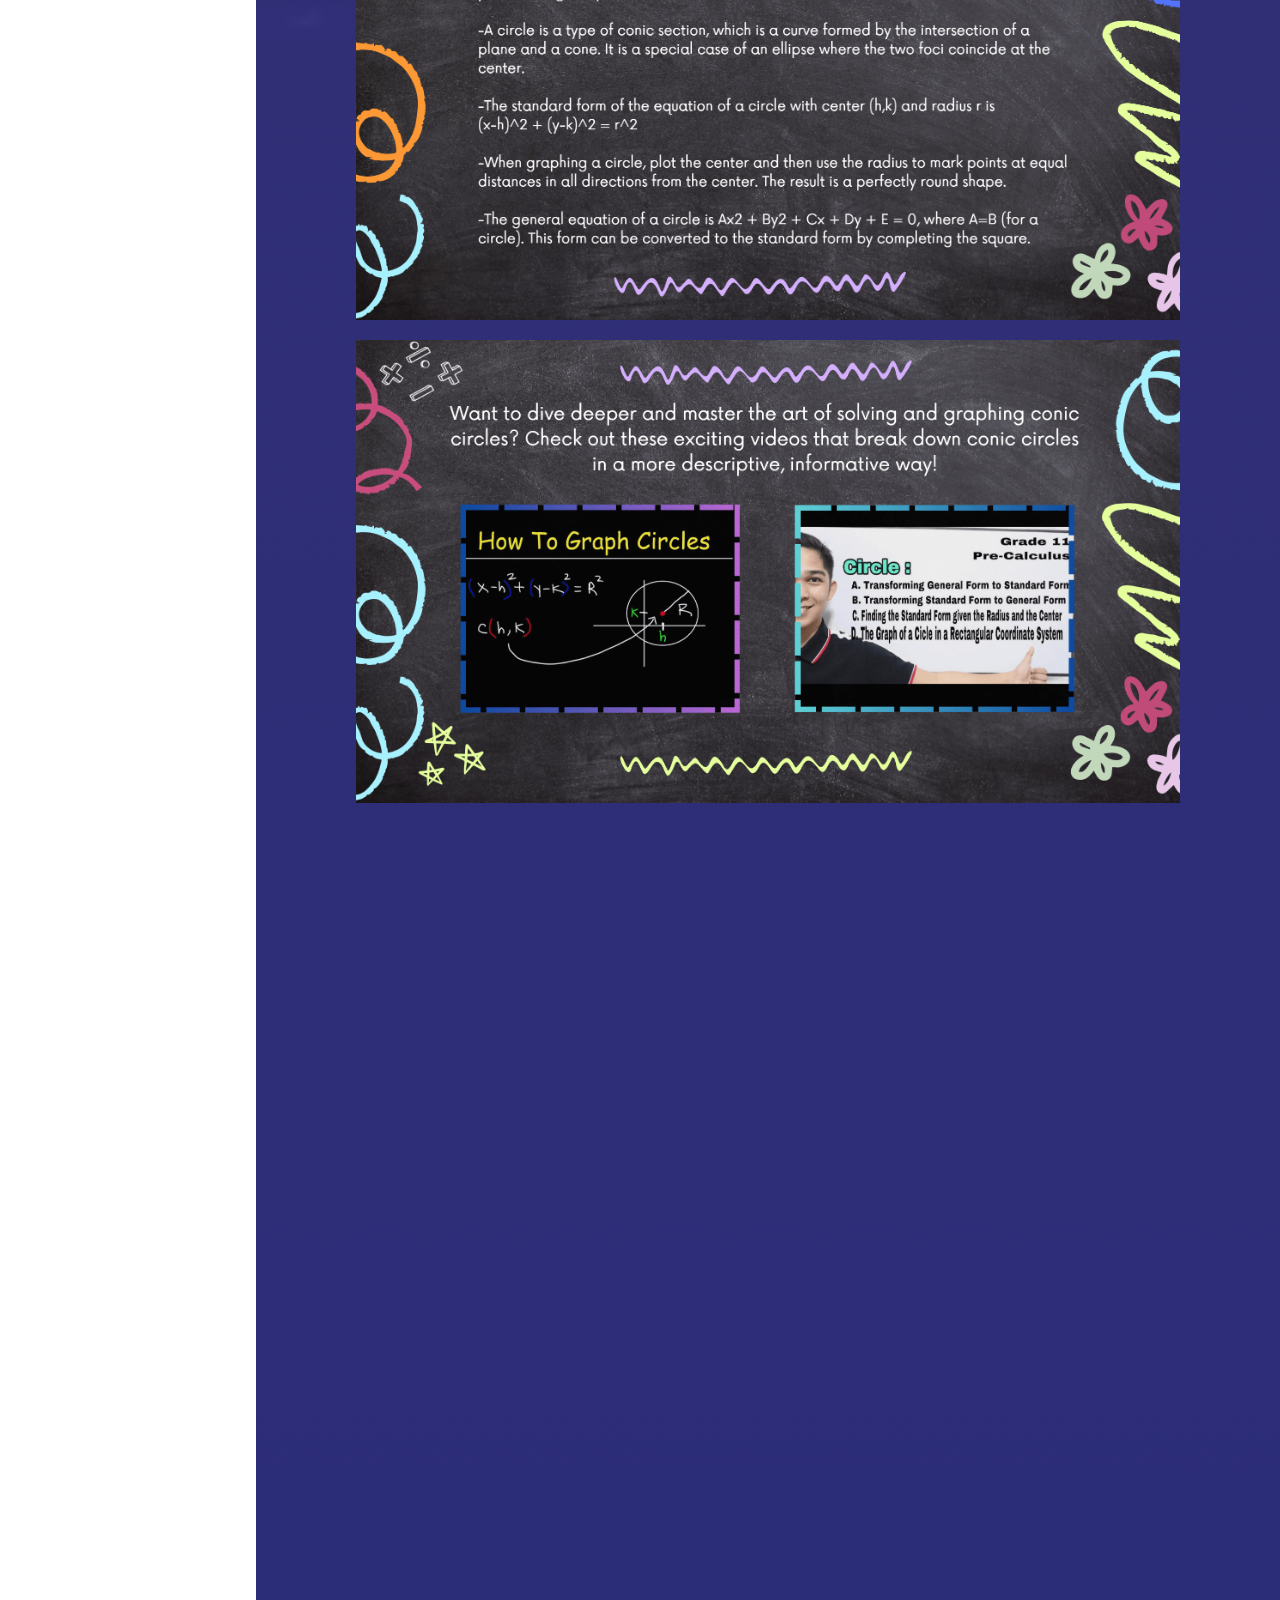
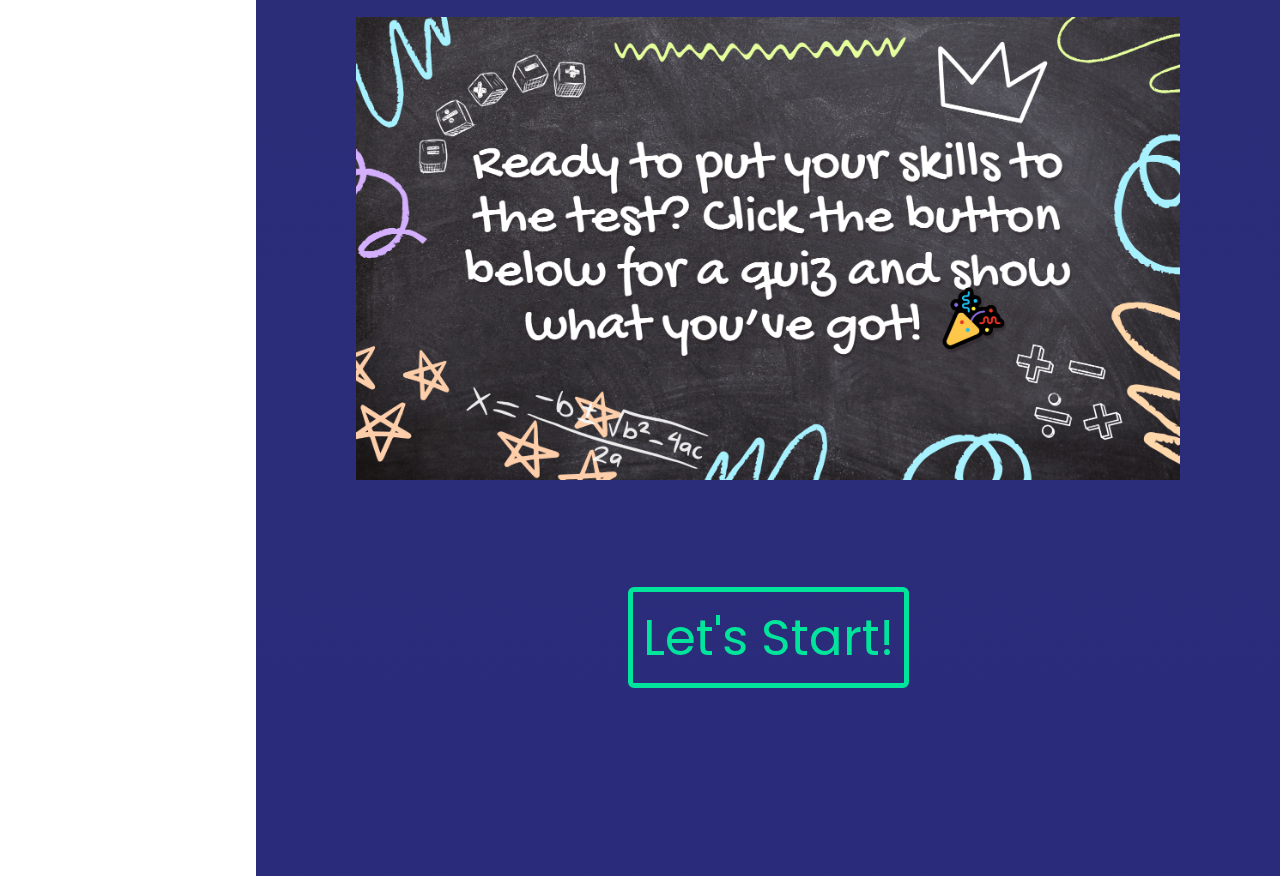
<file: Pages/Page_Calculus.html>
<!DOCTYPE html>
<head>
    <title>KosmicCircles</title>
    <meta charset="UTF-8">
    <meta name="viewport" content="width=device-width, initial-scale=1.0">
    <link rel="stylesheet" href="PageStyle.css">
    <link rel="stylesheet" href="../style.css">
    <link rel="shortcut icon"  type="image/x-icon" href="../images/K logo.png"/>
    <link rel="stylesheet" href="https://cdnjs.cloudflare.com/ajax/libs/font-awesome/4.7.0/css/font-awesome.min.css">
</head>
<body>

   <div class="side-navbar">
        <div class="goback">
            <!-- <a href="../index.html#portfolio" class="back"><i class="fa fa-arrow-left" aria-hidden="true"></i> Go back</a> -->
            <a href="https://pivectorfield.my.canva.site/#page-1" class="back"><i class="fa fa-arrow-left" aria-hidden="true"></i> Go back</a>
        </div>
       <div class="container">
            <label class="title">Circles</label>
            <p>
                Discover the fascinating world of circles and their amazing properties! A circle is made up of several key parts, each with its own unique definition and characteristics. Mastering these elements is essential not only for solving circle-related problems but also for applying circle concepts to real-world situations in exciting and practical ways!
            </p>
       </div>
   </div>

   <div class="content-area">
        <div class="wrapper">
            <div id="home" class="banner">
                <div class="Image-content">
                    <img src="../images/Calculus/circle/circle1.PNG">
                    <img src="../images/Calculus/circle/circle2.PNG">
                    <img src="../images/Calculus/circle/circle3.PNG">
                    <img src="../images/Calculus/circle/circle4.PNG">
                    <img src="../images/Calculus/circle/circle5.PNG">
                    <img src="../images/Calculus/circle/circle6.PNG">
                    <img src="../images/Calculus/circle/circle7.PNG">
                    <img src="../images/Calculus/circle/circle8.PNG">
                    <div class="video-container">
                        <iframe
                            width="600"
                            height="315"
                            src="https://www.youtube.com/embed/NY2MzdI_hJk?si=AfZVG9z98tfmuyMS"
                            title="YouTube video player"
                            frameborder="0"
                            allow="accelerometer; autoplay; clipboard-write; encrypted-media; gyroscope; picture-in-picture; web-share"
                            referrerpolicy="strict-origin-when-cross-origin"
                            allowfullscreen
                        >
                        </iframe>
                    </div>
                    <img src="../images/Calculus/circle/circle9.PNG">
                    <img src="../images/Calculus/circle/circle10.PNG">
                    <img src="../images/Calculus/circle/circle11.PNG">
                    <img src="../images/Calculus/circle/circle12.PNG">
                    <img src="../images/Calculus/circle/circle13.PNG">
                    <img src="../images/Calculus/circle/circle14.PNG">
                    <img src="../images/Calculus/circle/circle15.PNG">
                    <img src="../images/Calculus/circle/circle16.PNG">
                    <img src="../images/Calculus/circle/circle17.PNG">
                    <img src="../images/Calculus/circle/circle18.PNG">
                    <img src="../images/Calculus/circle/circle19.PNG">
                    <img src="../images/Calculus/circle/circle20.PNG">
                    <img src="../images/Calculus/circle/circle21.PNG">
                    <div class="video-container">
                        <iframe
                            width="560"
                            height="315"
                            src="https://www.youtube.com/embed/u_39J-syjB0?si=-Lgnl8sWSHWxR3HH"
                            title="YouTube video player"
                            frameborder="0"
                            allow="accelerometer; autoplay; clipboard-write; encrypted-media; gyroscope; picture-in-picture; web-share"
                            referrerpolicy="strict-origin-when-cross-origin"
                            allowfullscreen
                        >
                        </iframe>
                        <iframe 
                            width="560"
                            height="315"
                            src="https://www.youtube.com/embed/pVIznjMLz-8?si=DF8b1V9duowND-sU"
                            title="YouTube video player"
                            frameborder="0"
                            allow="accelerometer; autoplay; clipboard-write; encrypted-media; gyroscope; picture-in-picture; web-share"
                            referrerpolicy="strict-origin-when-cross-origin"
                            allowfullscreen
                        >
                        </iframe>
                    </div>
                    <img src="../images/Calculus/circle/circle22.PNG">
                    <section class="button-Quiz">
                        <div class="max-width">
                            <div class="hire-content align">
                                <!-- <a href="../index.html#quizzes" class="main-text">Let's Start!</i></a> -->
                                <a href=" https://pivectorfield.my.canva.site/#page-2" class="main-text">Let's Start!</i></a>
                            </div>
                        </div>
                    </section>
                </div>
            </div>
        </div>
   </div>
</body>
</html>
</file>
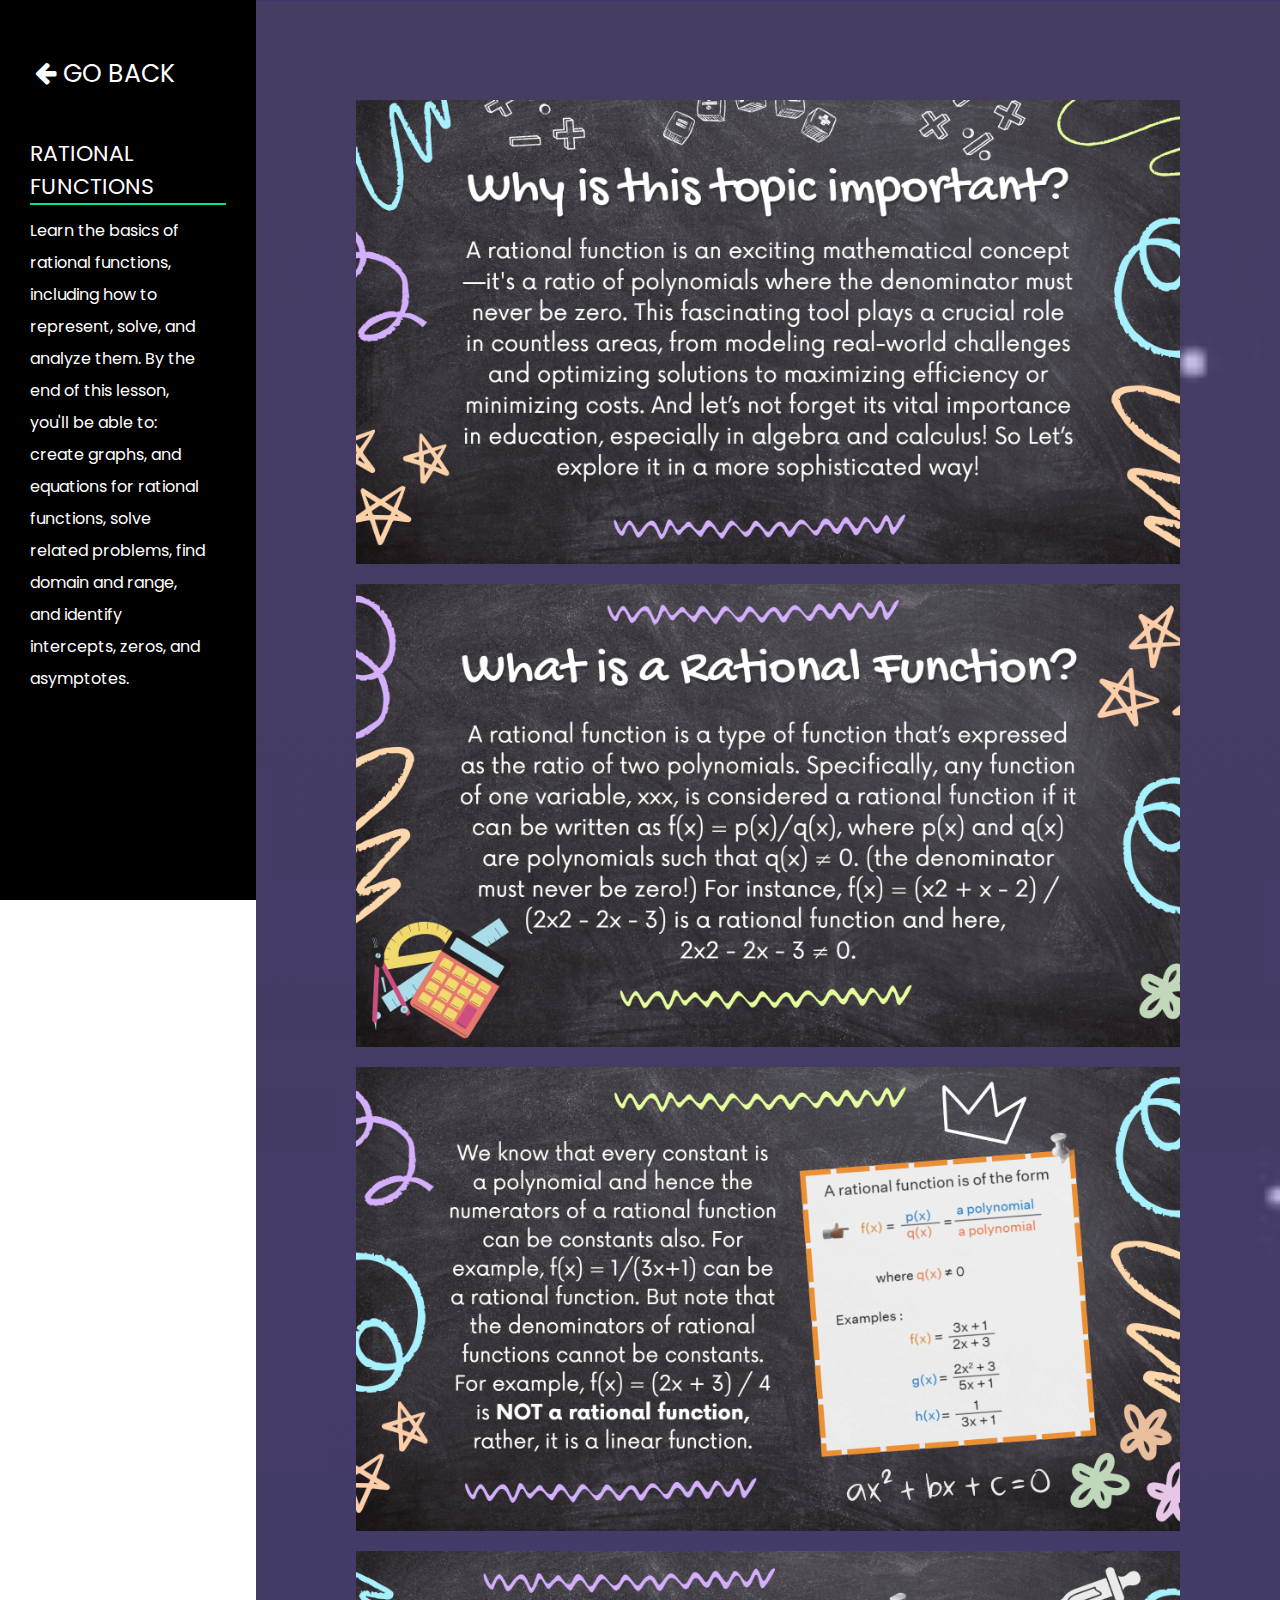
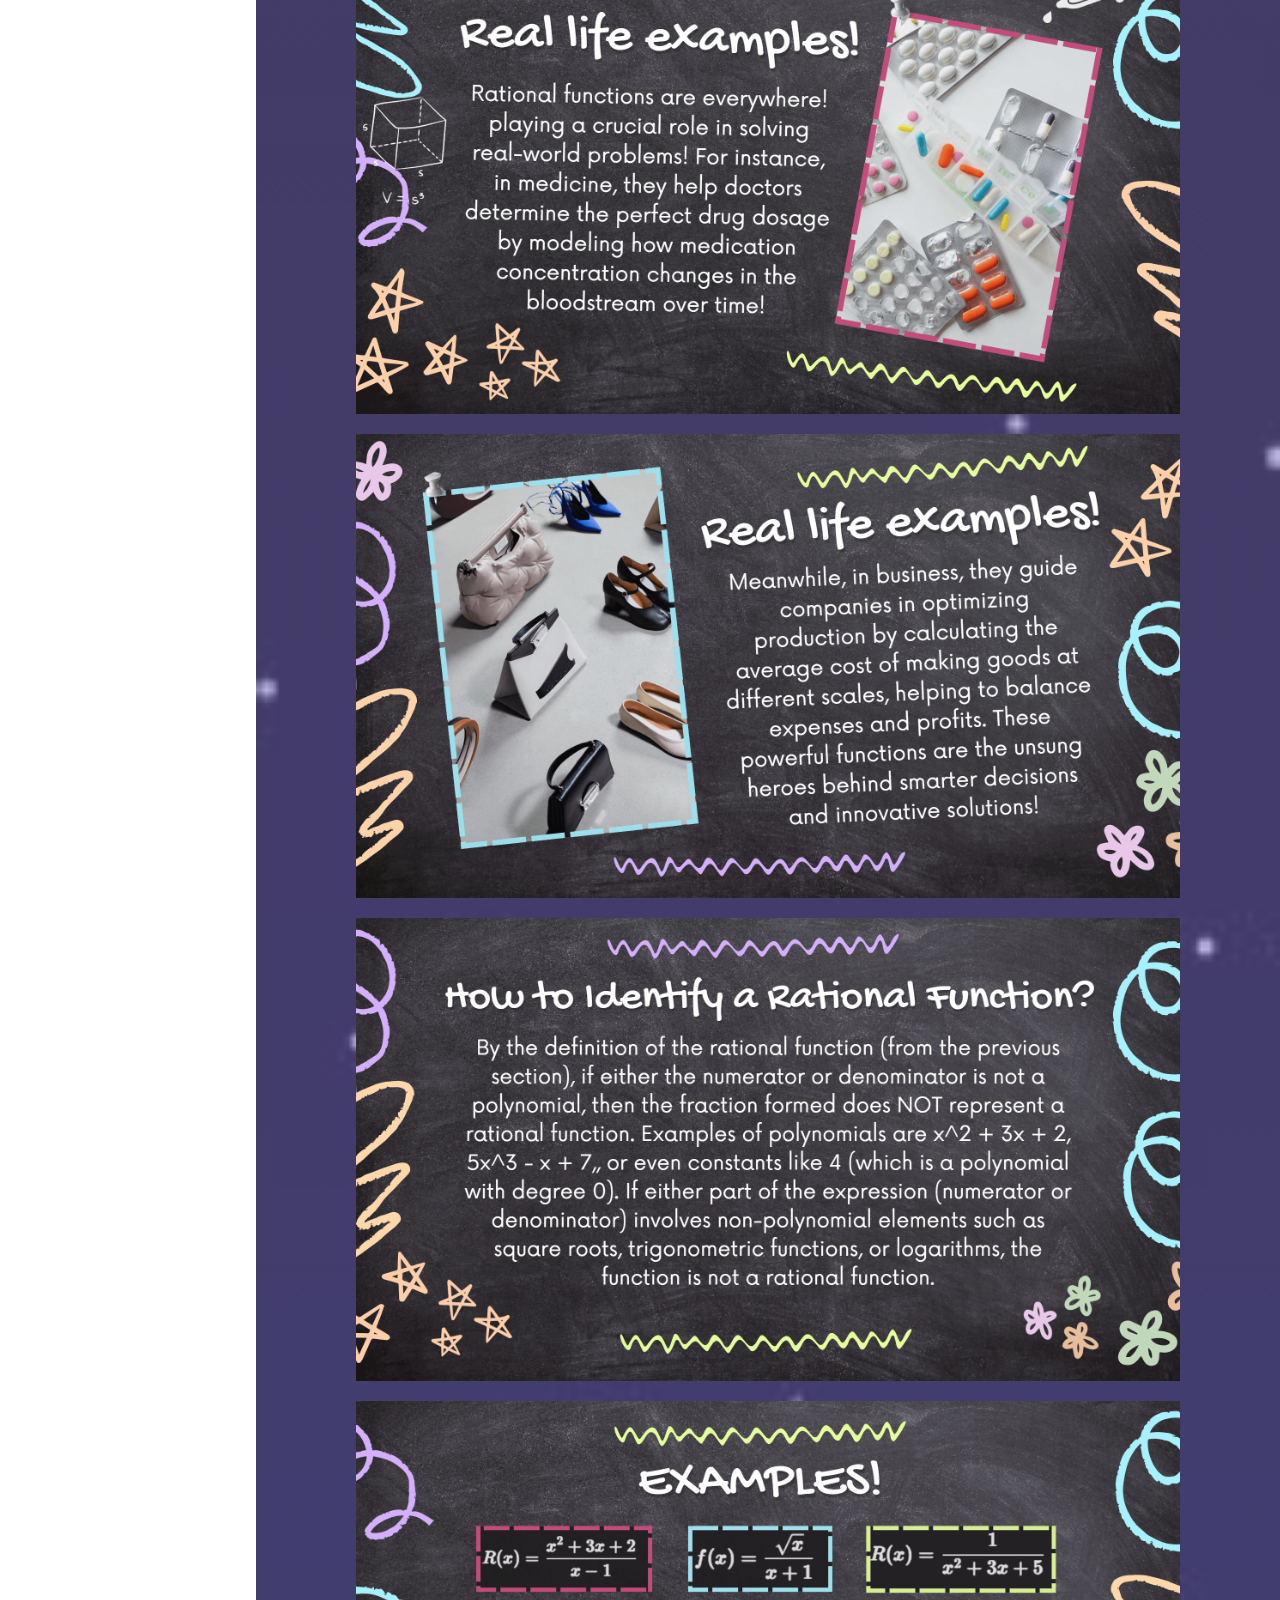
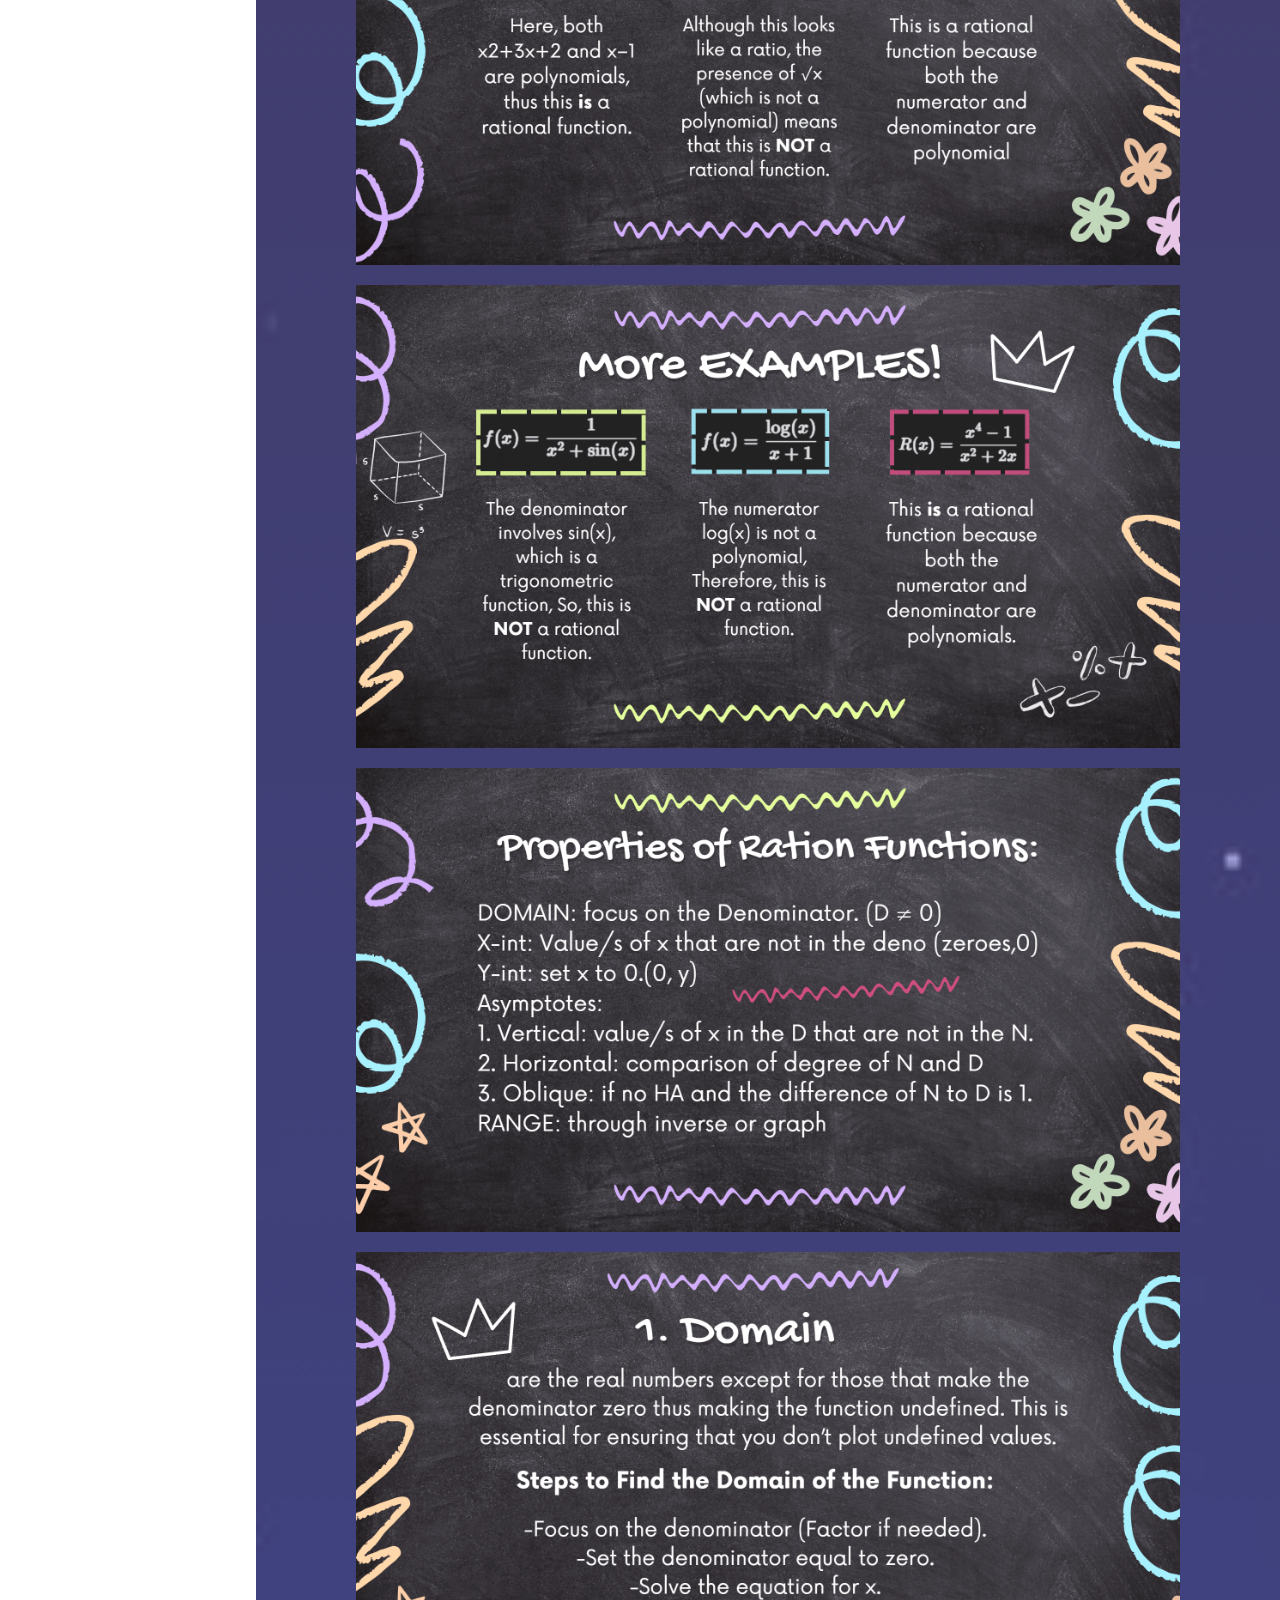
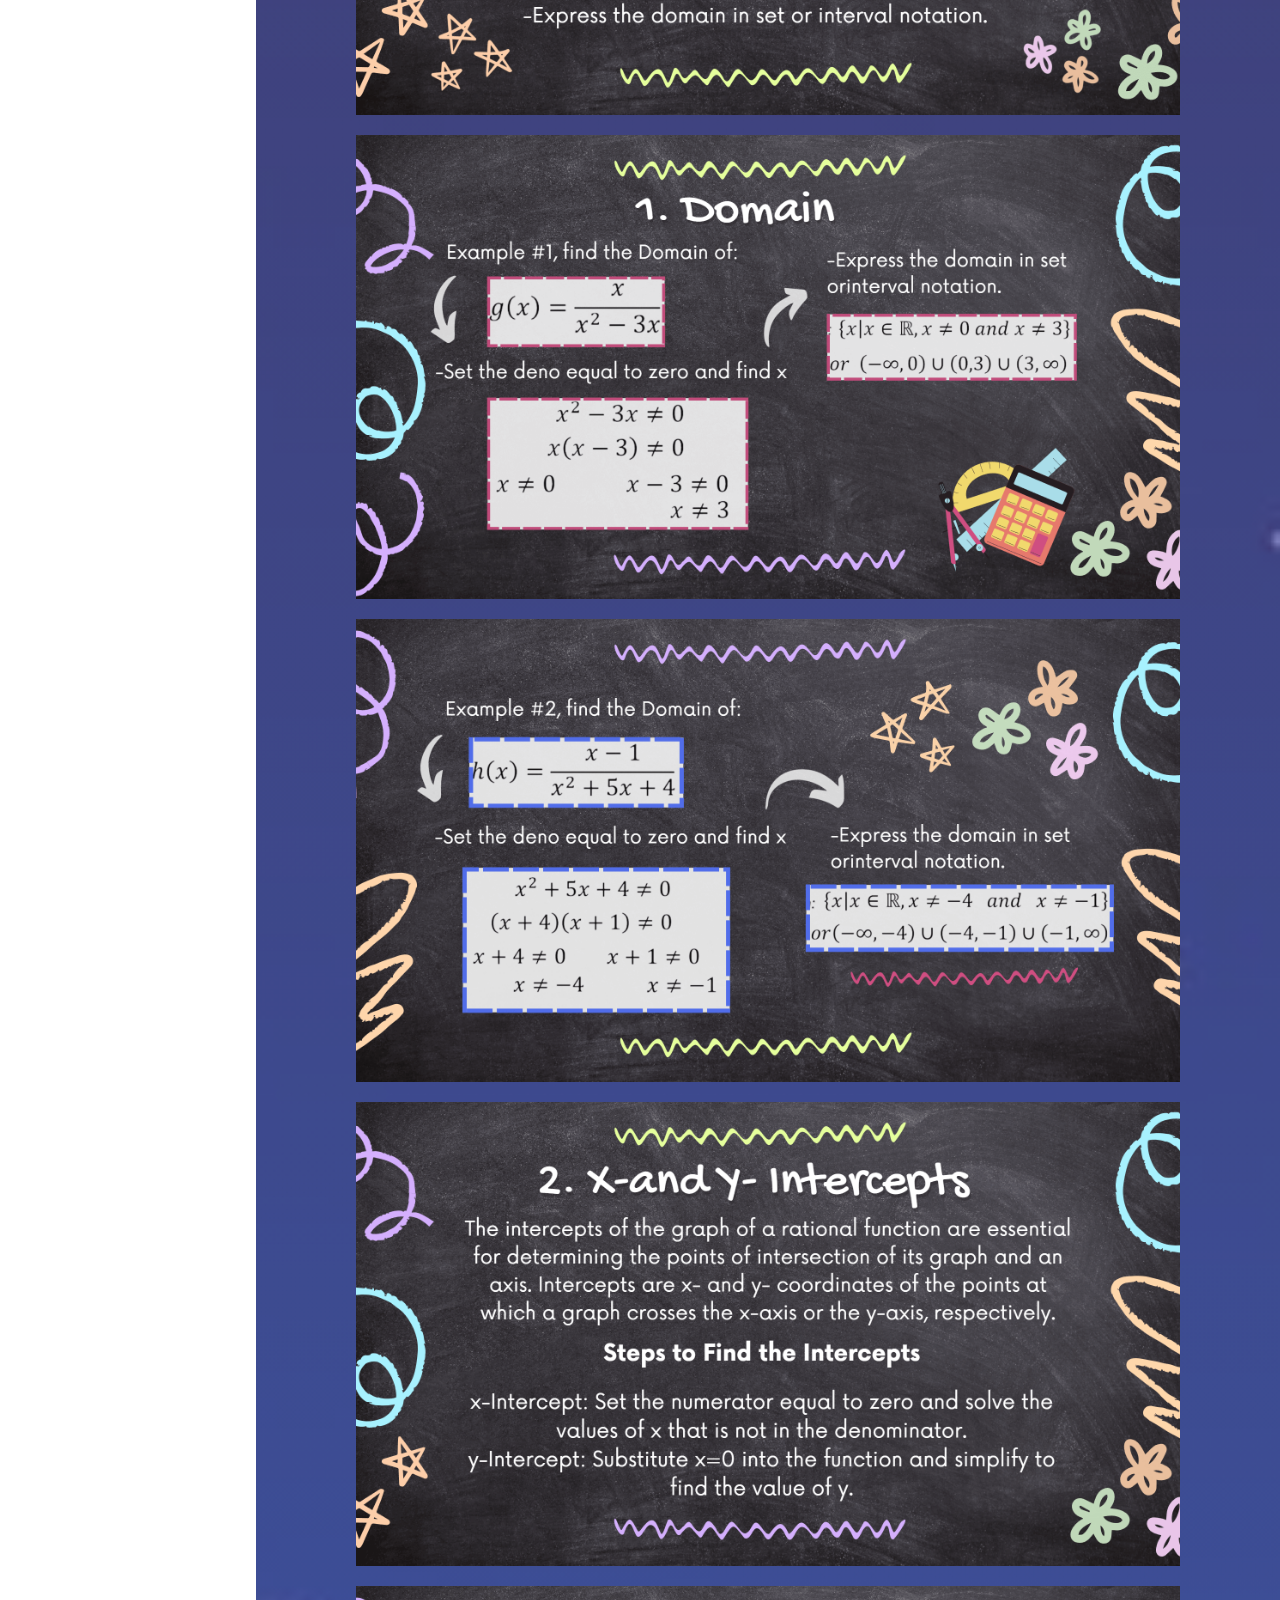
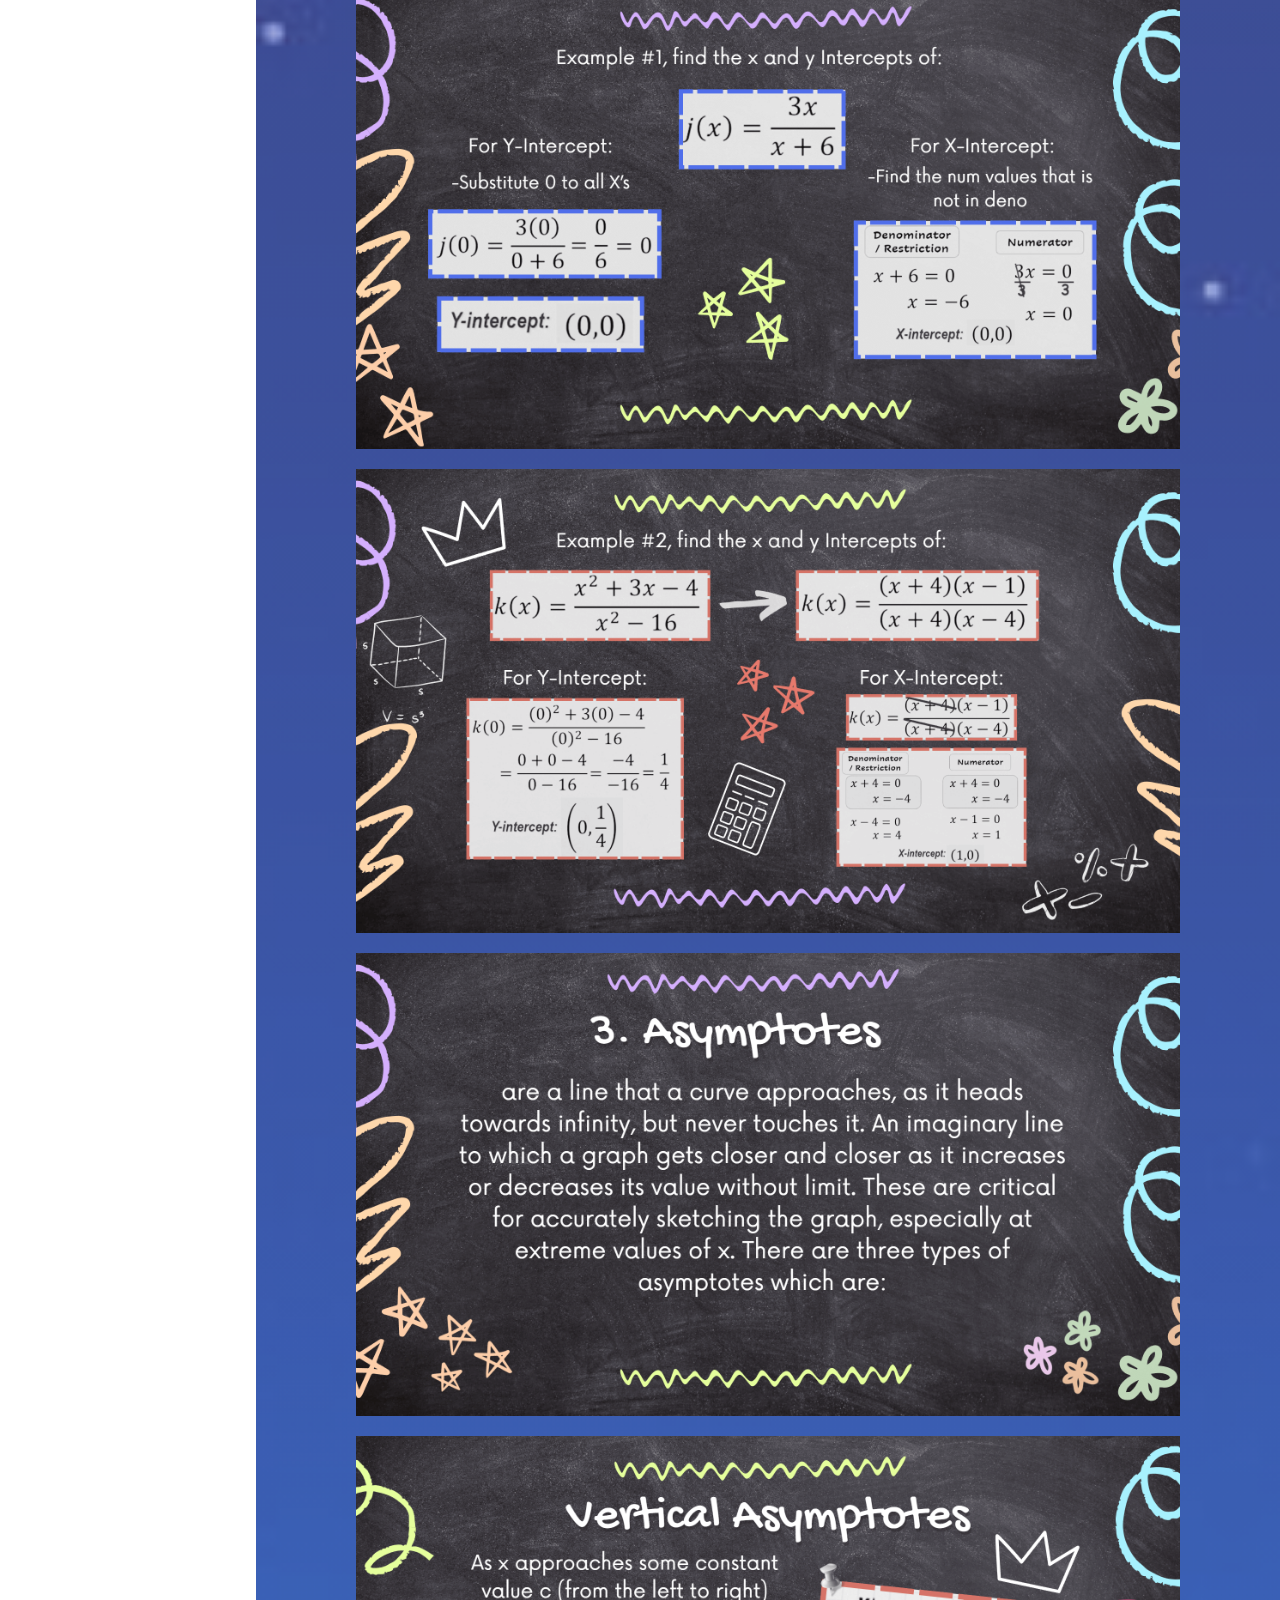
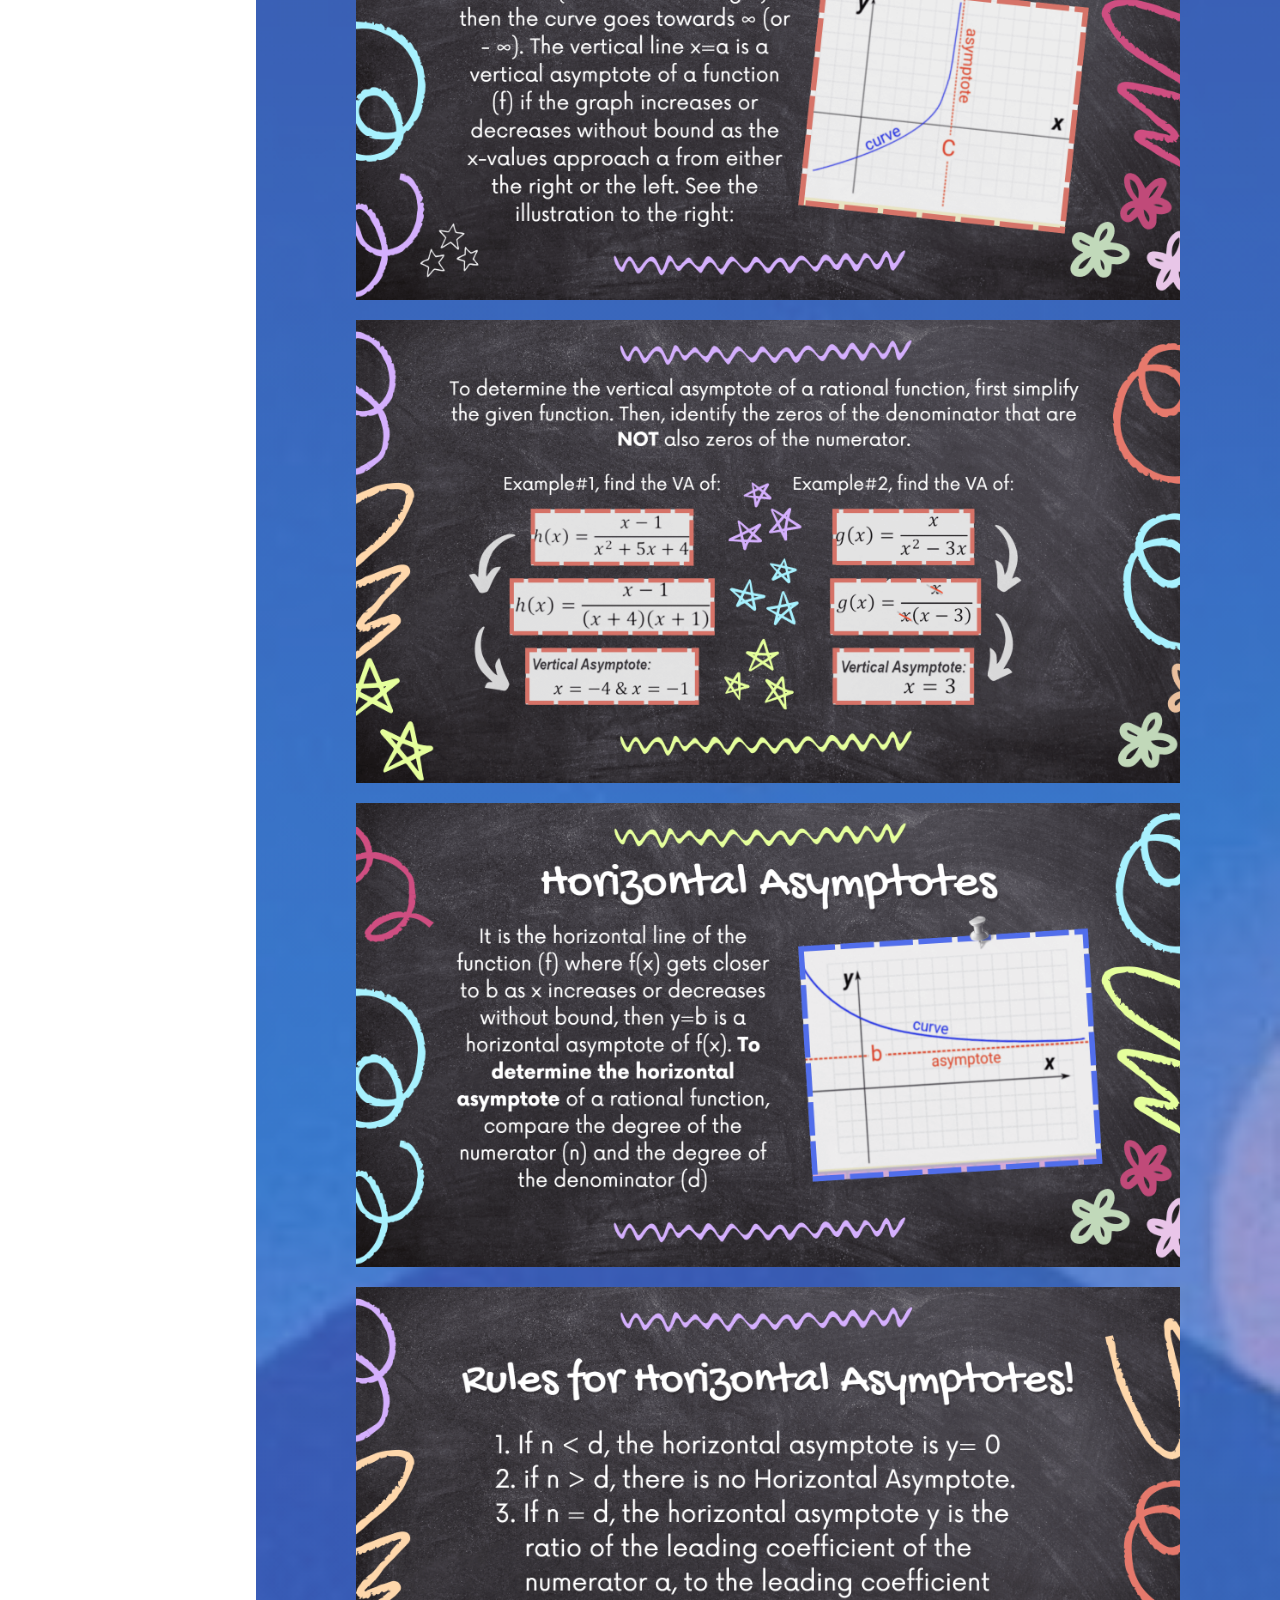
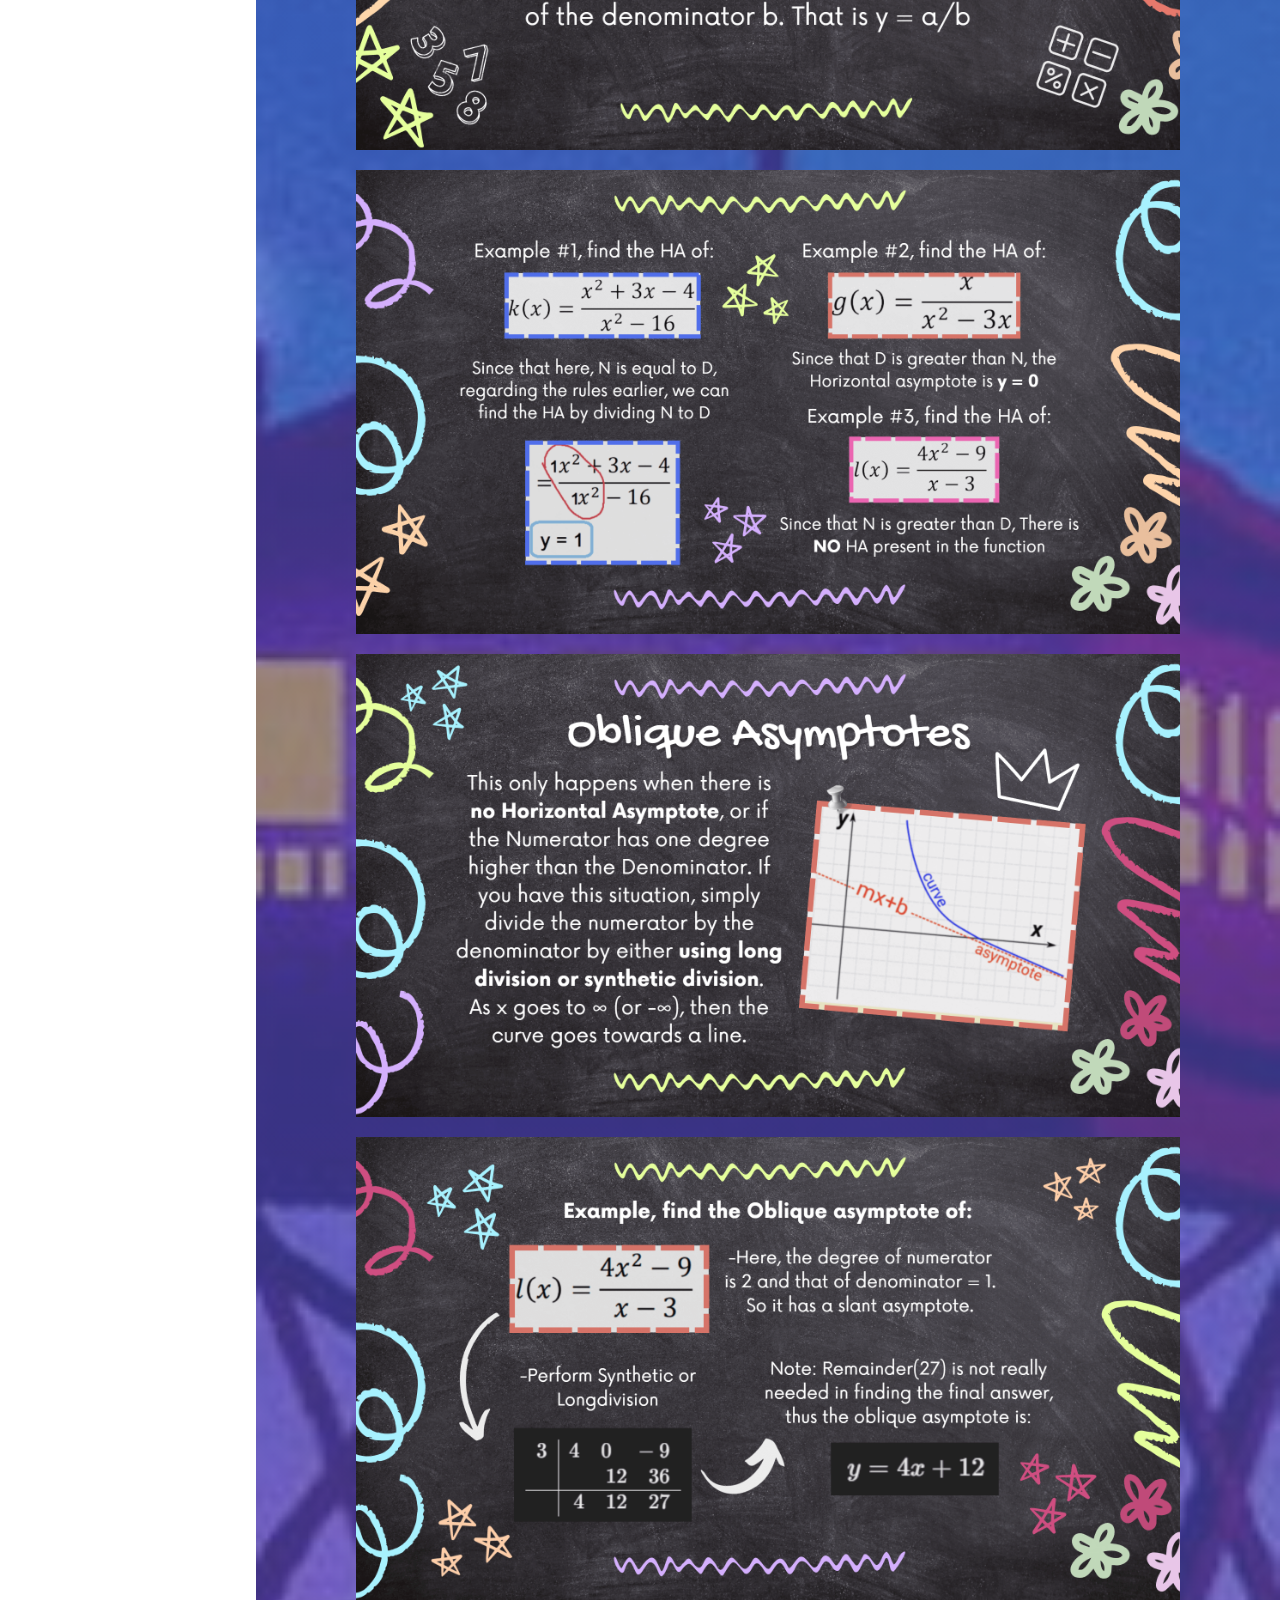
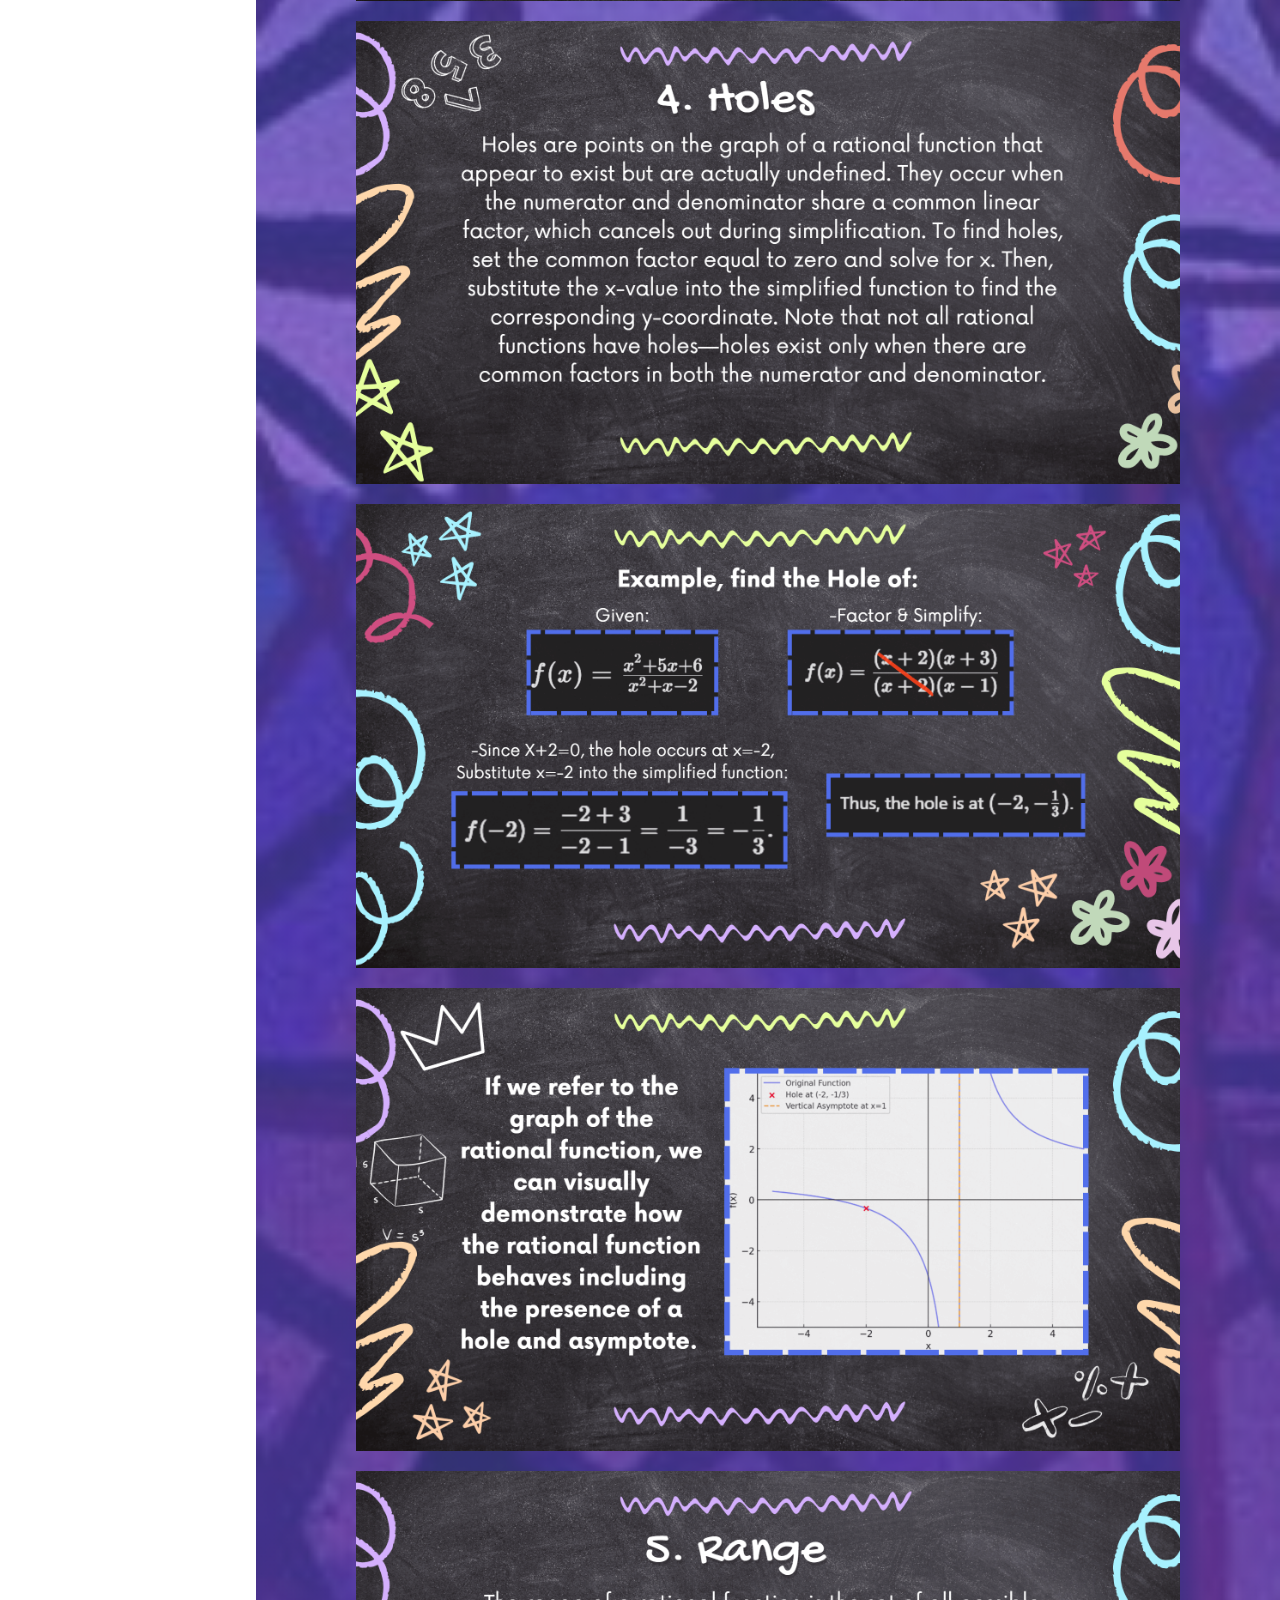
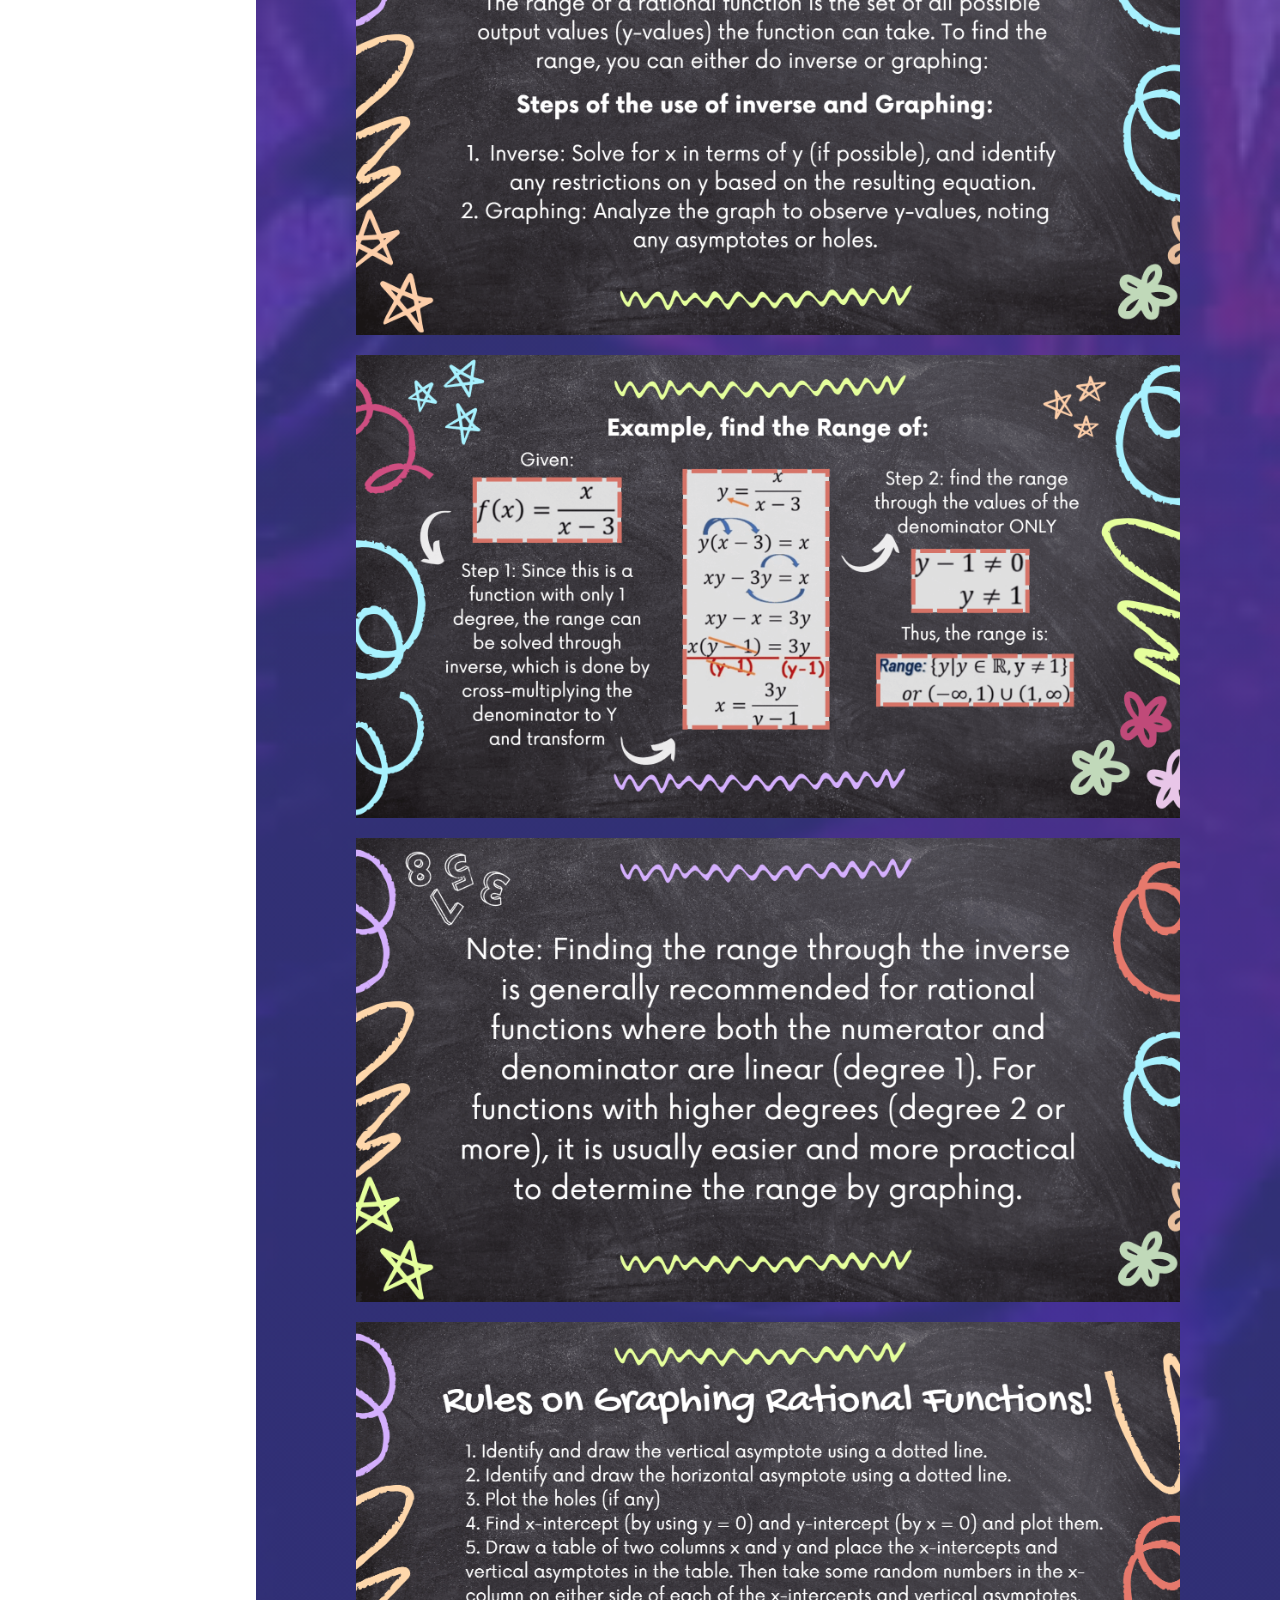
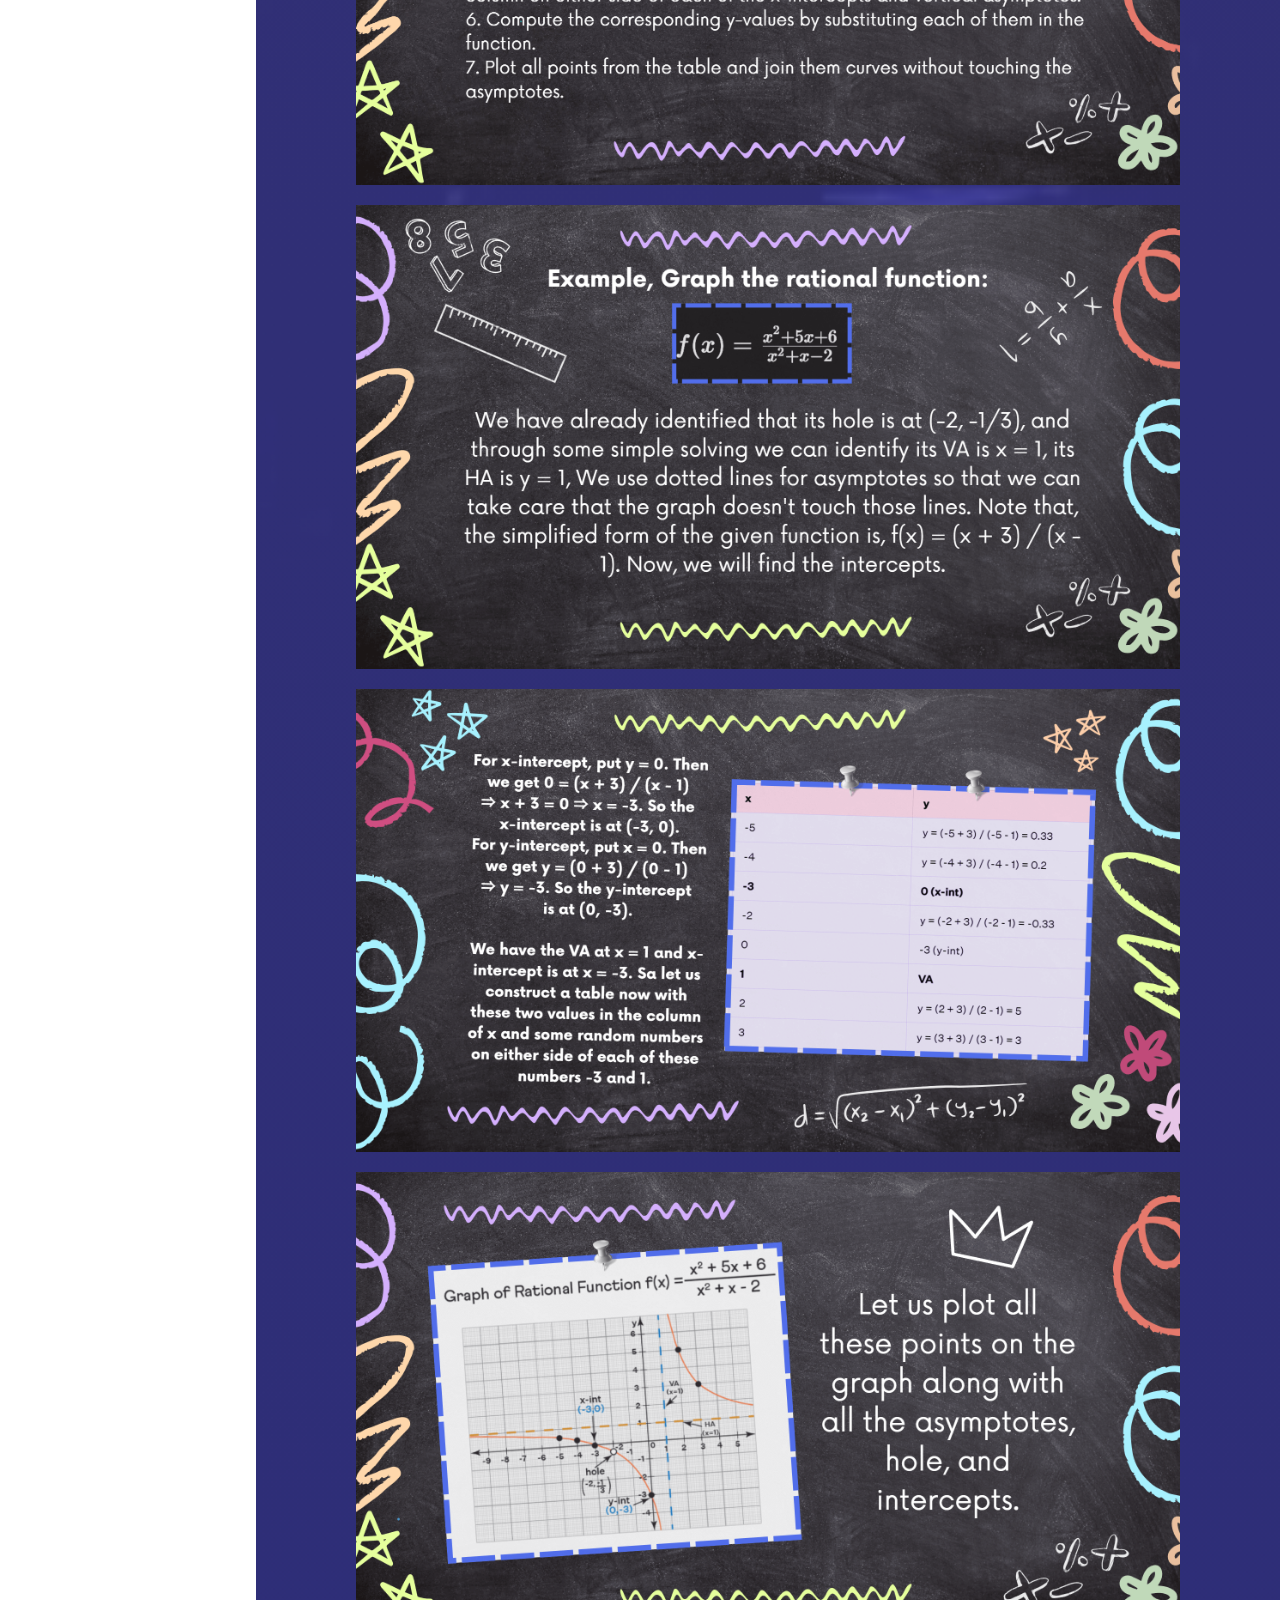
<file: Pages/Page_GenMath.html>
<!DOCTYPE html>
<head>
    <title>KosmicCircles</title>
    <meta charset="UTF-8">
    <meta name="viewport" content="width=device-width, initial-scale=1.0">
    <link rel="stylesheet" href="PageStyle.css">
    <link rel="stylesheet" href="../style.css">
    <link rel="shortcut icon"  type="image/x-icon" href="../images/K logo.png"/>
    <link rel="stylesheet" href="https://cdnjs.cloudflare.com/ajax/libs/font-awesome/4.7.0/css/font-awesome.min.css">
</head>
<body>

   <div class="side-navbar">
        <div class="goback">
            <!-- <a href="../index.html#portfolio" class="back"><i class="fa fa-arrow-left" aria-hidden="true"></i> Go back</a> -->
            <a href="https://pivectorfield.my.canva.site/#page-1" class="back"><i class="fa fa-arrow-left" aria-hidden="true"></i> Go back</a>
        </div>
       <div class="container">
            <label class="title">Rational Functions</label>
            <p>
                Learn the basics of rational functions, including how to represent, solve, and analyze them. By the end of this lesson, you'll be able to: create graphs, and equations for rational functions, solve related problems, find domain and range, and identify intercepts, zeros, and asymptotes.
            </p>
       </div>
   </div>

   <div class="content-area">
        <div class="wrapper">
            <div id="home" class="banner">
                <div class="Image-content">
                    <img src="../images/GenMath/genM_pages/genmath1.PNG">
                    <img src="../images/GenMath/genM_pages/genmath2.PNG">
                    <img src="../images/GenMath/genM_pages/genmath3.PNG">
                    <img src="../images/GenMath/genM_pages/genmath4.PNG">
                    <img src="../images/GenMath/genM_pages/genmath5.PNG">
                    <img src="../images/GenMath/genM_pages/genmath6.PNG">
                    <img src="../images/GenMath/genM_pages/genmath7.PNG">
                    <img src="../images/GenMath/genM_pages/genmath8.PNG">
                    <img src="../images/GenMath/genM_pages/genmath9.PNG">
                    <img src="../images/GenMath/genM_pages/genmath10.PNG">
                    <img src="../images/GenMath/genM_pages/genmath11.PNG">
                    <img src="../images/GenMath/genM_pages/genmath12.PNG">
                    <img src="../images/GenMath/genM_pages/genmath13.PNG">
                    <img src="../images/GenMath/genM_pages/genmath14.PNG">
                    <img src="../images/GenMath/genM_pages/genmath15.PNG">
                    <img src="../images/GenMath/genM_pages/genmath16.PNG">
                    <img src="../images/GenMath/genM_pages/genmath17.PNG">
                    <img src="../images/GenMath/genM_pages/genmath18.PNG">
                    <img src="../images/GenMath/genM_pages/genmath19.PNG">
                    <img src="../images/GenMath/genM_pages/genmath20.PNG">
                    <img src="../images/GenMath/genM_pages/genmath21.PNG">
                    <img src="../images/GenMath/genM_pages/genmath22.PNG">
                    <img src="../images/GenMath/genM_pages/genmath23.PNG">
                    <img src="../images/GenMath/genM_pages/genmath24.PNG">
                    <img src="../images/GenMath/genM_pages/genmath25.PNG">
                    <img src="../images/GenMath/genM_pages/genmath26.PNG">
                    <img src="../images/GenMath/genM_pages/genmath27.PNG">
                    <img src="../images/GenMath/genM_pages/genmath28.PNG">
                    <img src="../images/GenMath/genM_pages/genmath29.PNG">
                    <img src="../images/GenMath/genM_pages/genmath30.PNG">
                    <img src="../images/GenMath/genM_pages/genmath31.PNG">
                    <img src="../images/GenMath/genM_pages/genmath32.PNG">
                    <img src="../images/GenMath/genM_pages/genmath33.PNG">
                    <img src="../images/GenMath/genM_pages/genmath34.PNG">
                    <img src="../images/GenMath/genM_pages/genmath35.PNG">
                    <div class="video-container">
                        <iframe
                            width="560"
                            height="315"
                            src="https://www.youtube.com/embed/fy45qX8cUwQ?si=B9l8KcQwIJ0W076l"
                            title="YouTube video player"
                            frameborder="0"
                            allow="accelerometer; autoplay; clipboard-write; encrypted-media; gyroscope; picture-in-picture; web-share"
                            referrerpolicy="strict-origin-when-cross-origin"
                            allowfullscreen
                        >
                        </iframe>
                        <iframe 
                            width="560"
                            height="315"
                            src="https://www.youtube.com/embed/XE-Z2-F3oWw?si=db_8T9SaPC04kn0F"
                            title="YouTube video player"
                            frameborder="0"
                            allow="accelerometer; autoplay; clipboard-write; encrypted-media; gyroscope; picture-in-picture; web-share"
                            referrerpolicy="strict-origin-when-cross-origin"
                            allowfullscreen
                        >
                        </iframe>
                    </div>
                    <img src="../images/GenMath/genM_pages/genmath36.PNG">
                    <section class="button-Quiz">
                        <div class="max-width">
                            <div class="hire-content align">
                                <!-- <a href="../index.html#quizzes" class="main-text">Let's Start!</i></a> -->
                                <a href=" https://pivectorfield.my.canva.site/#page-2" class="main-text">Let's Start!</i></a>
                            </div>
                        </div>
                    </section>
                </div>
            </div>
        </div>
   </div>
</body>
</html>
</file>
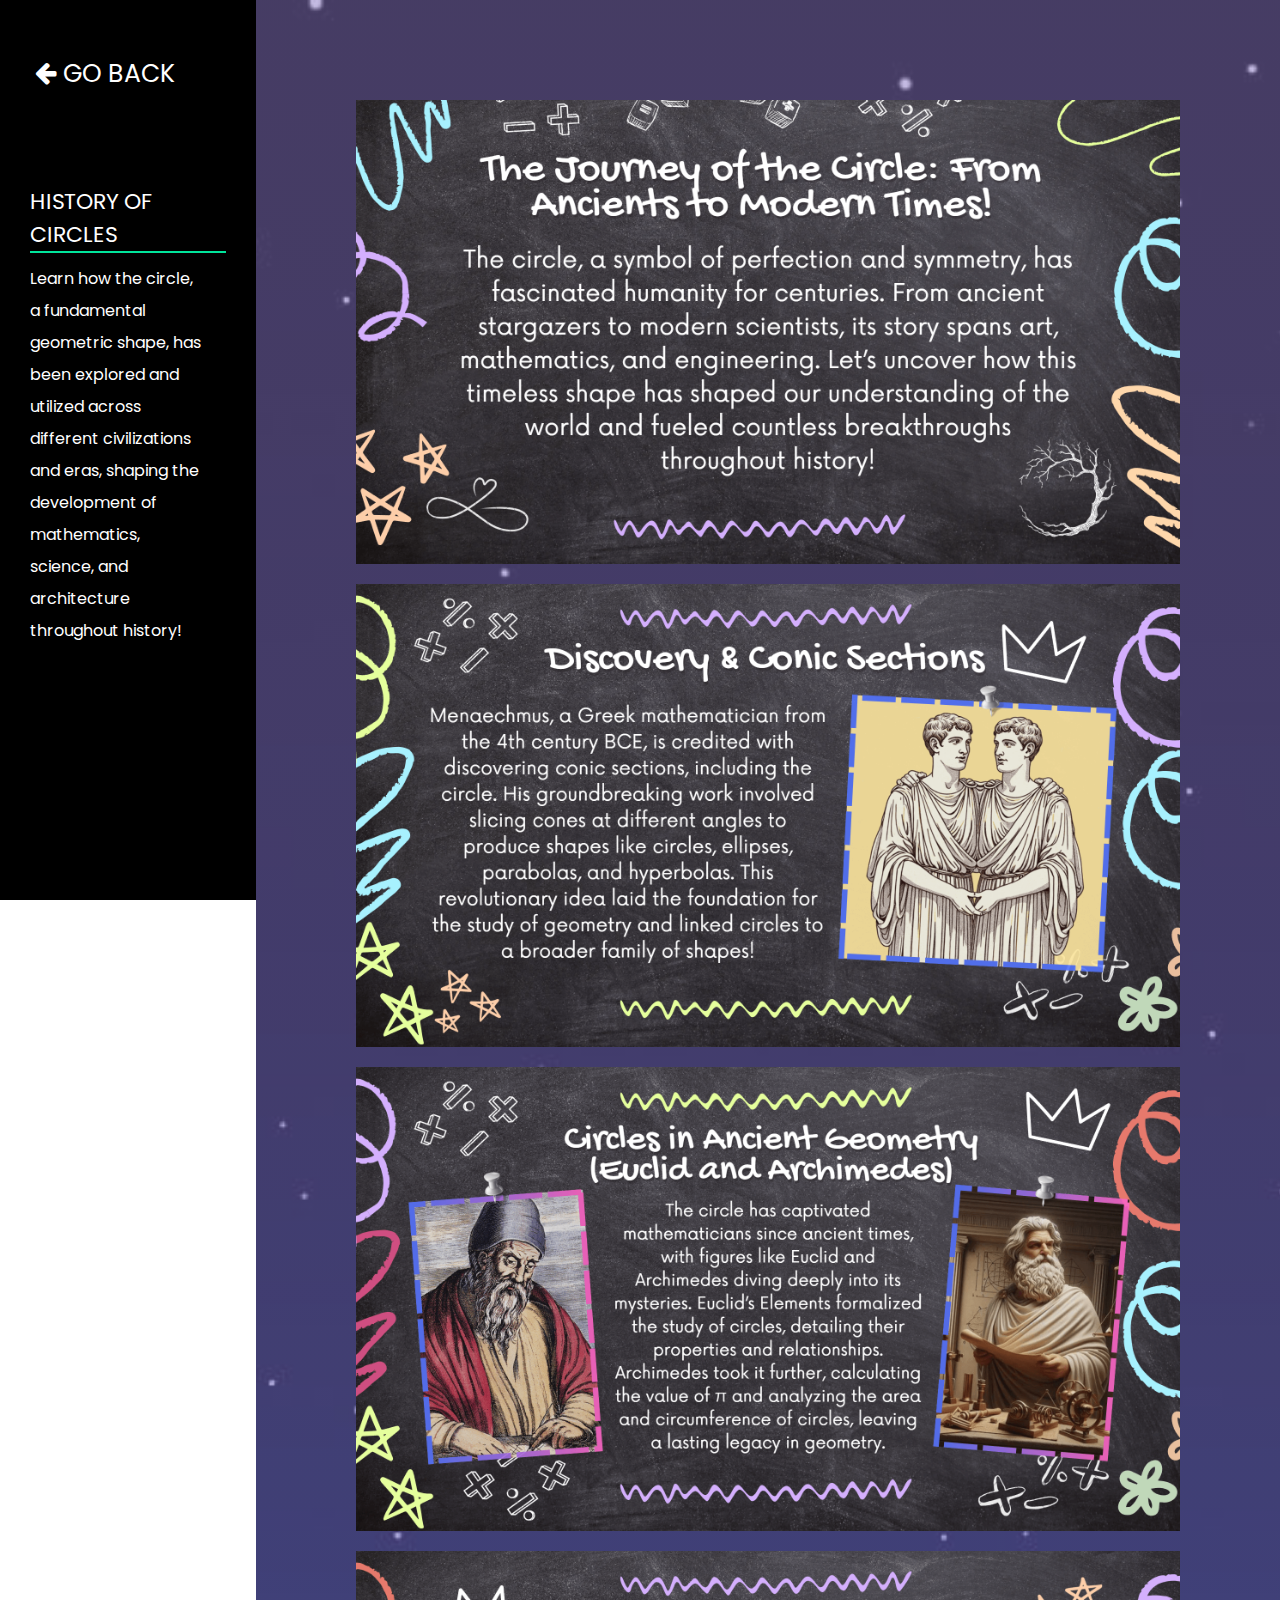
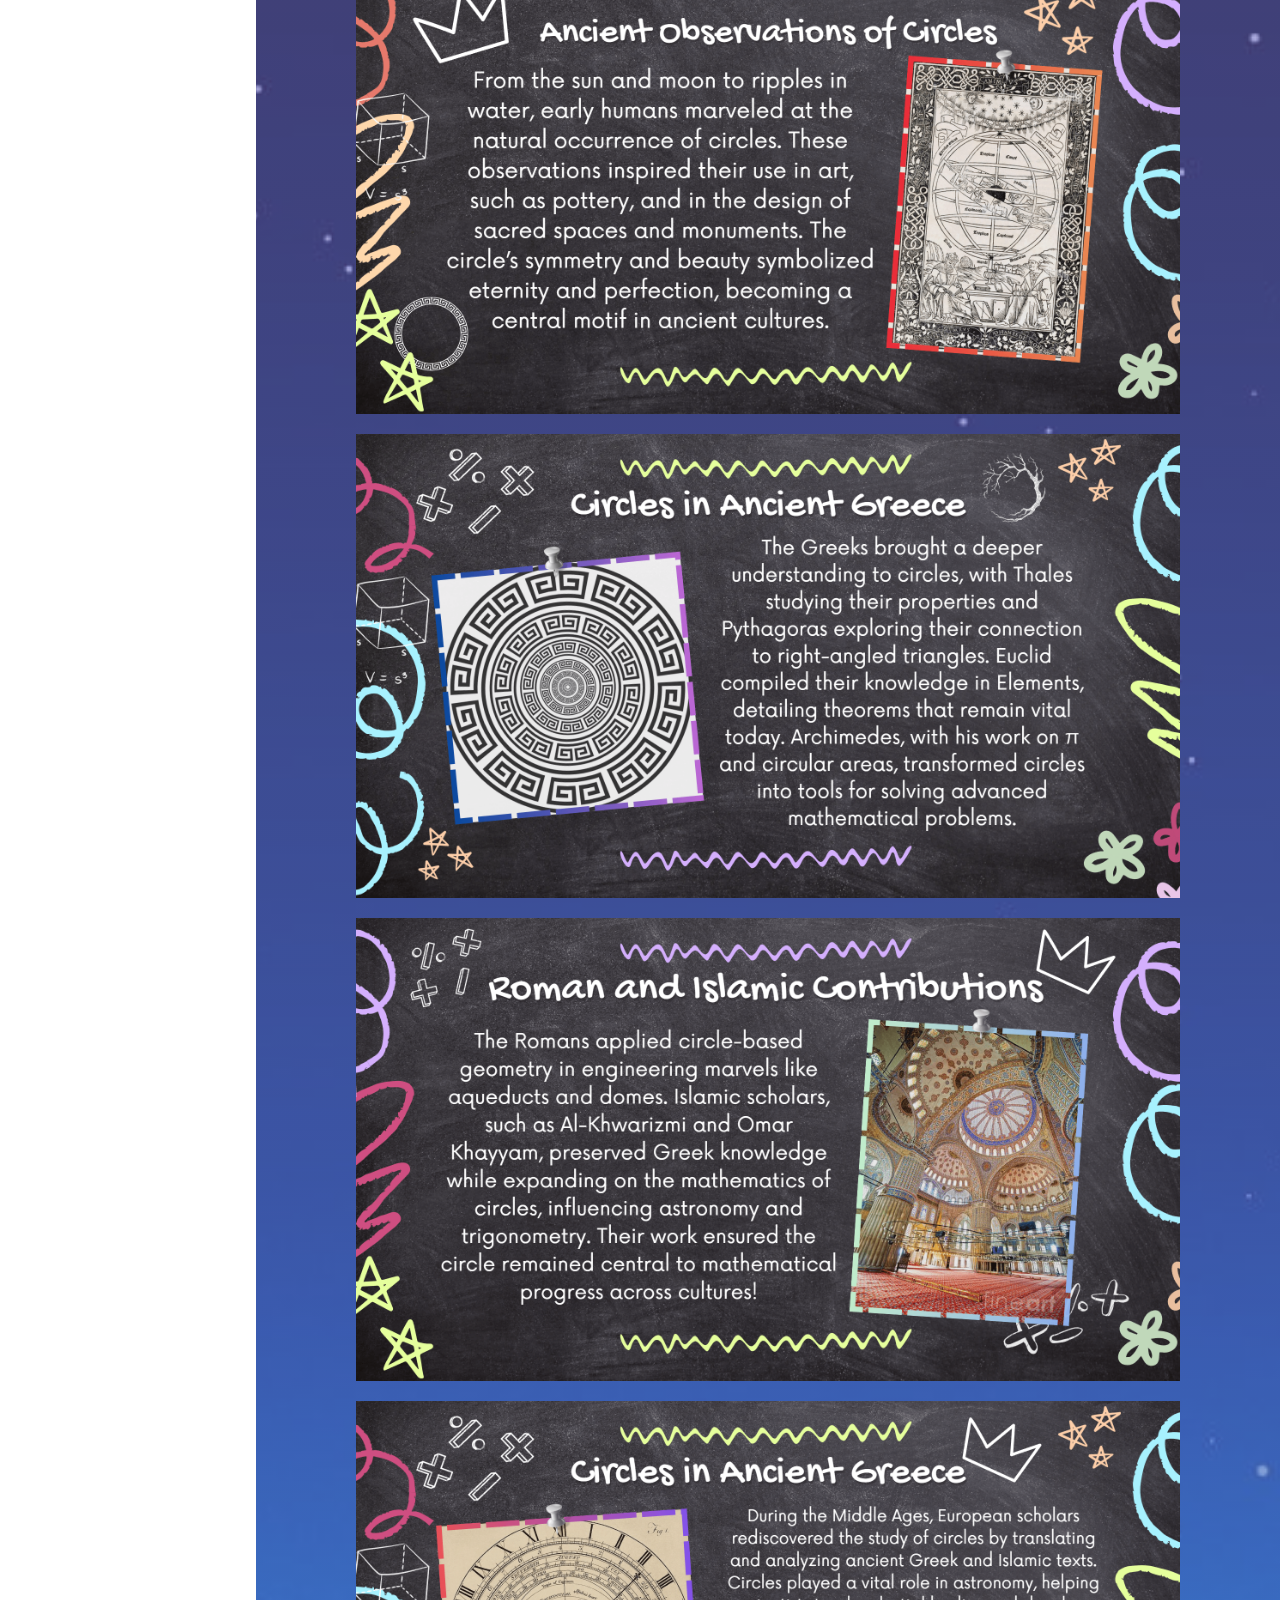
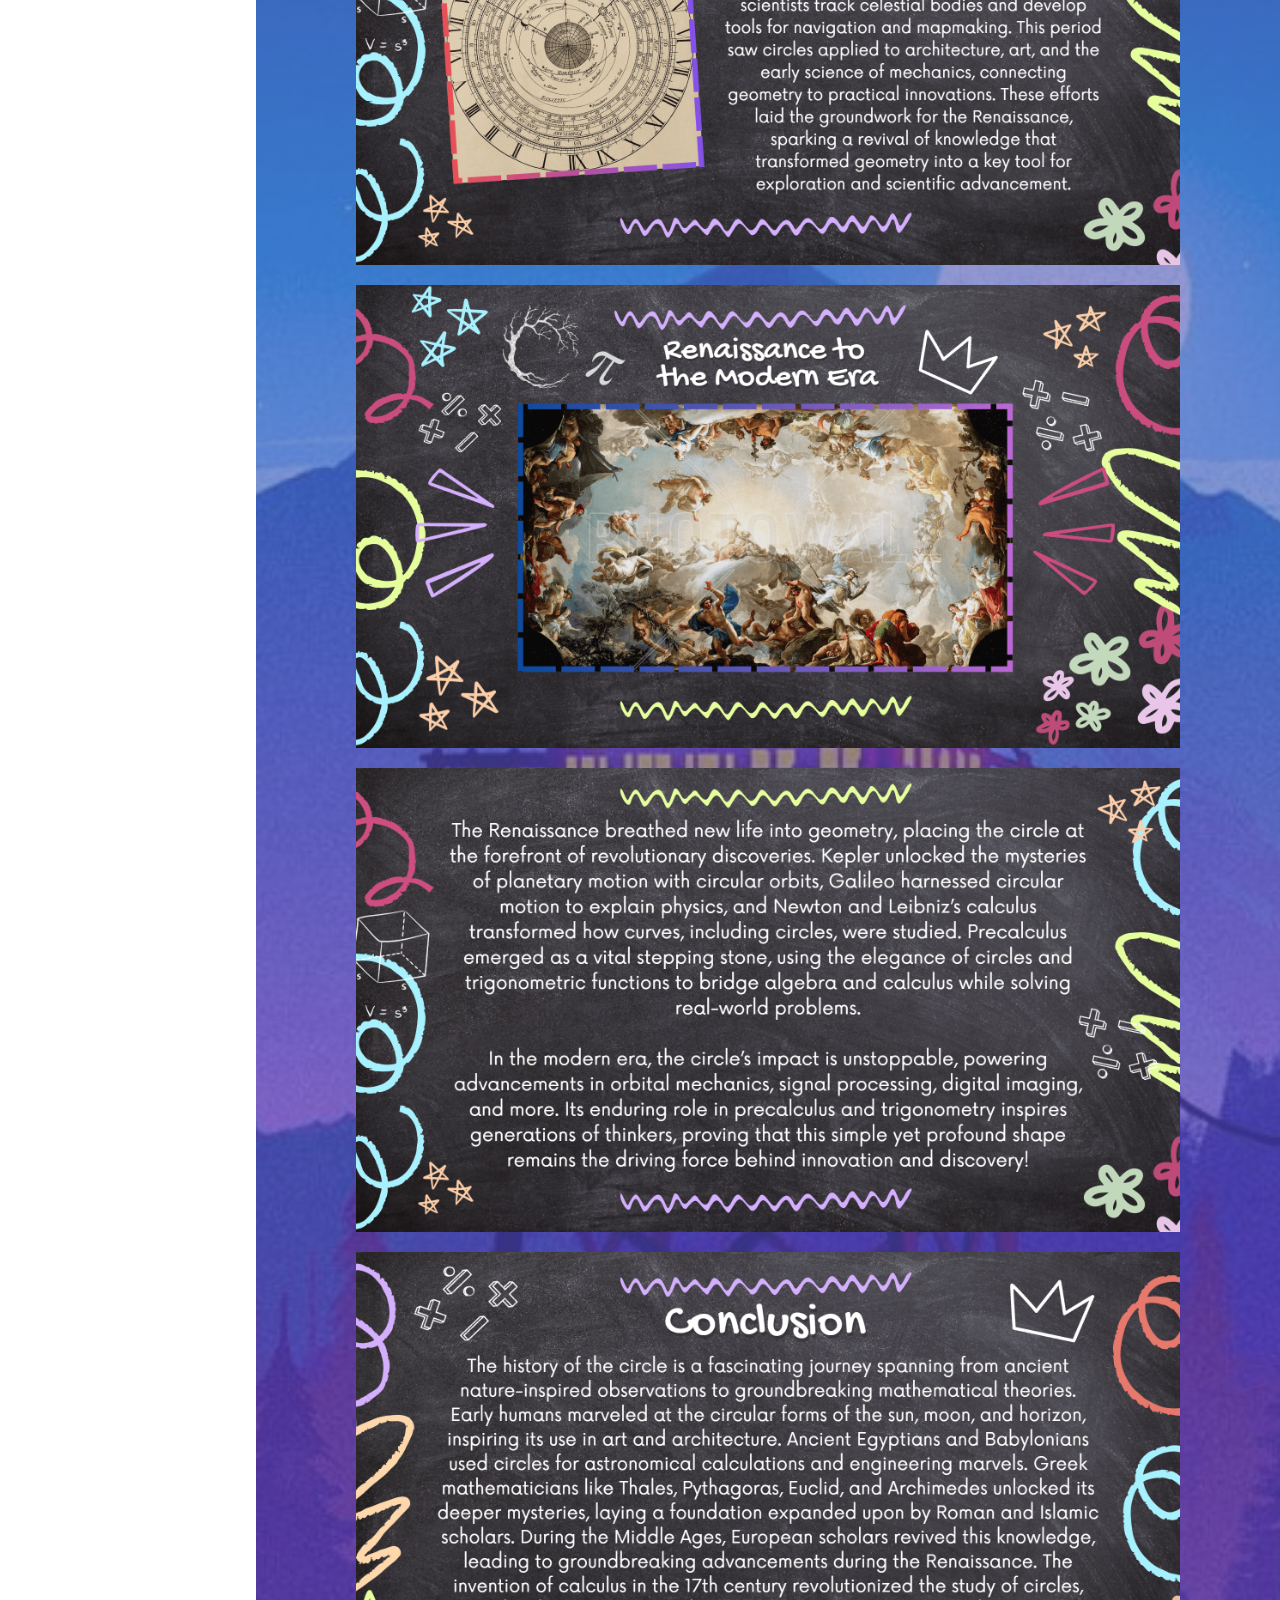
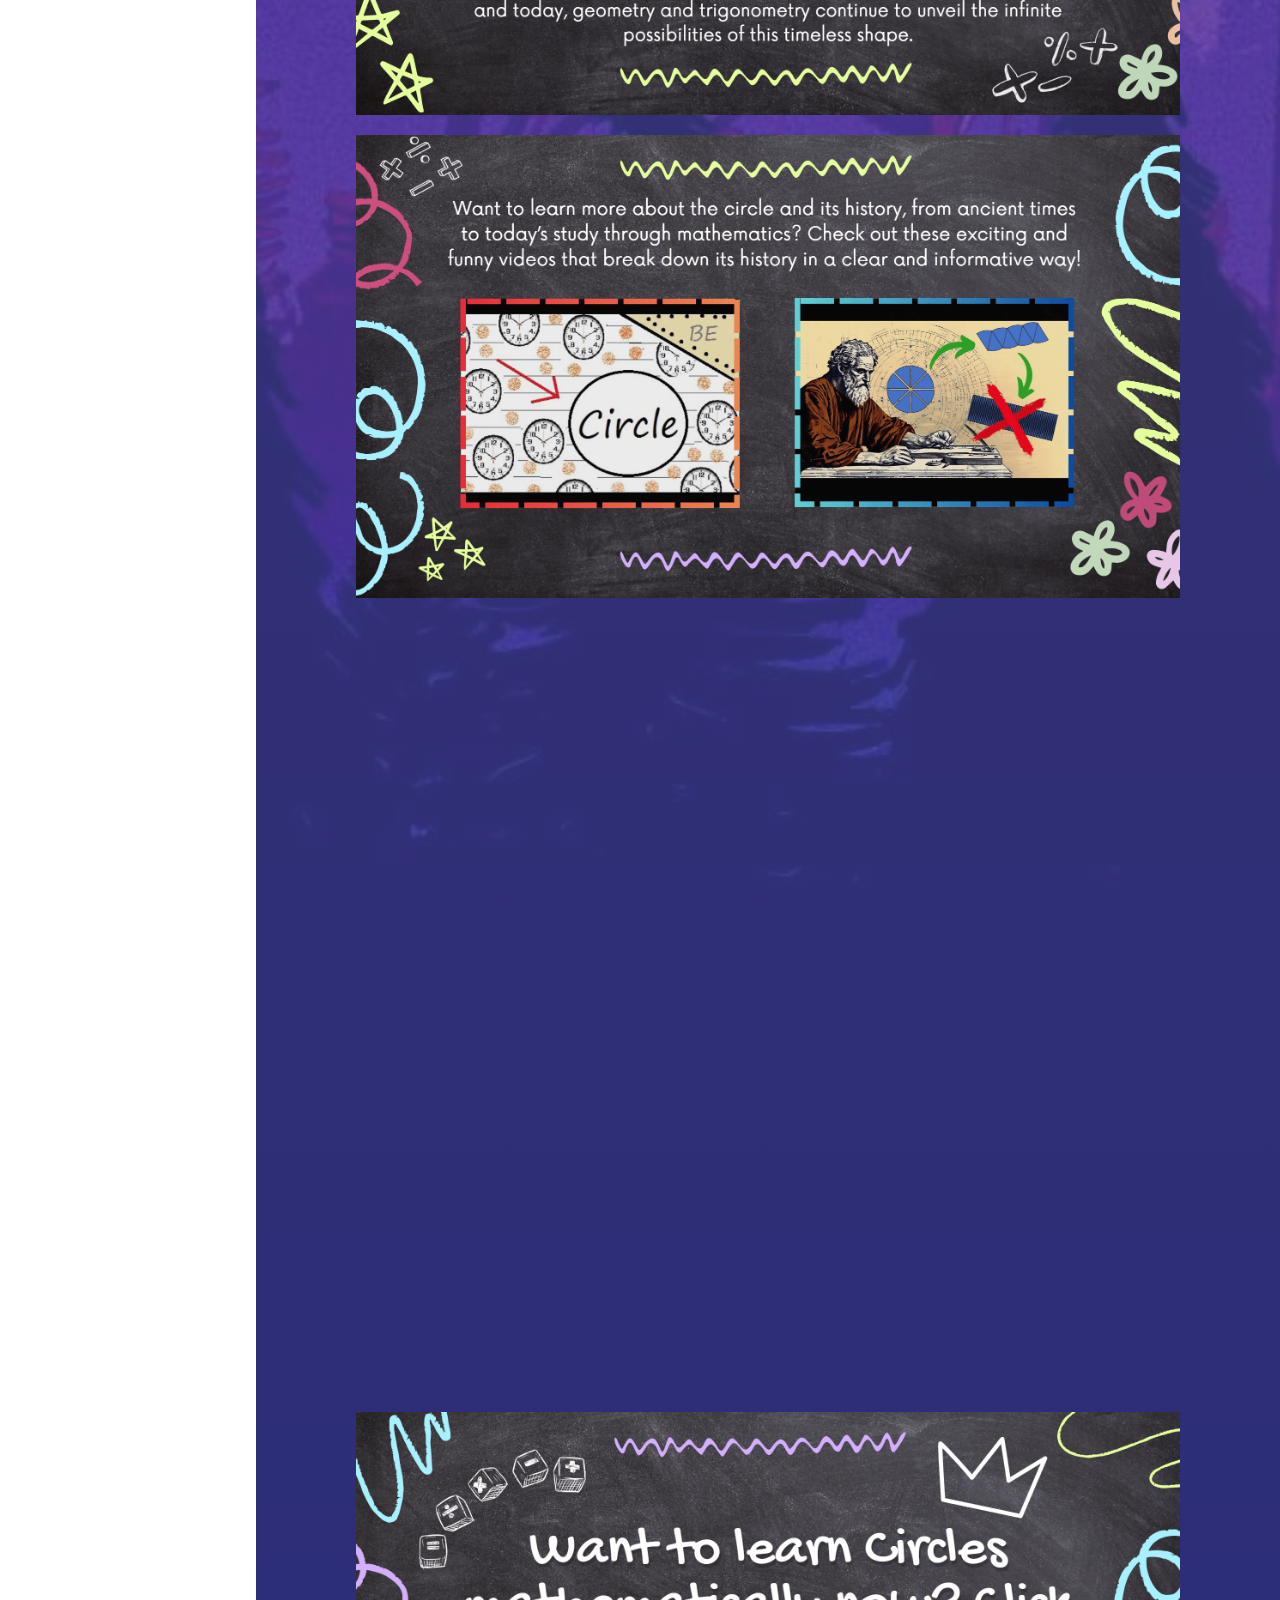
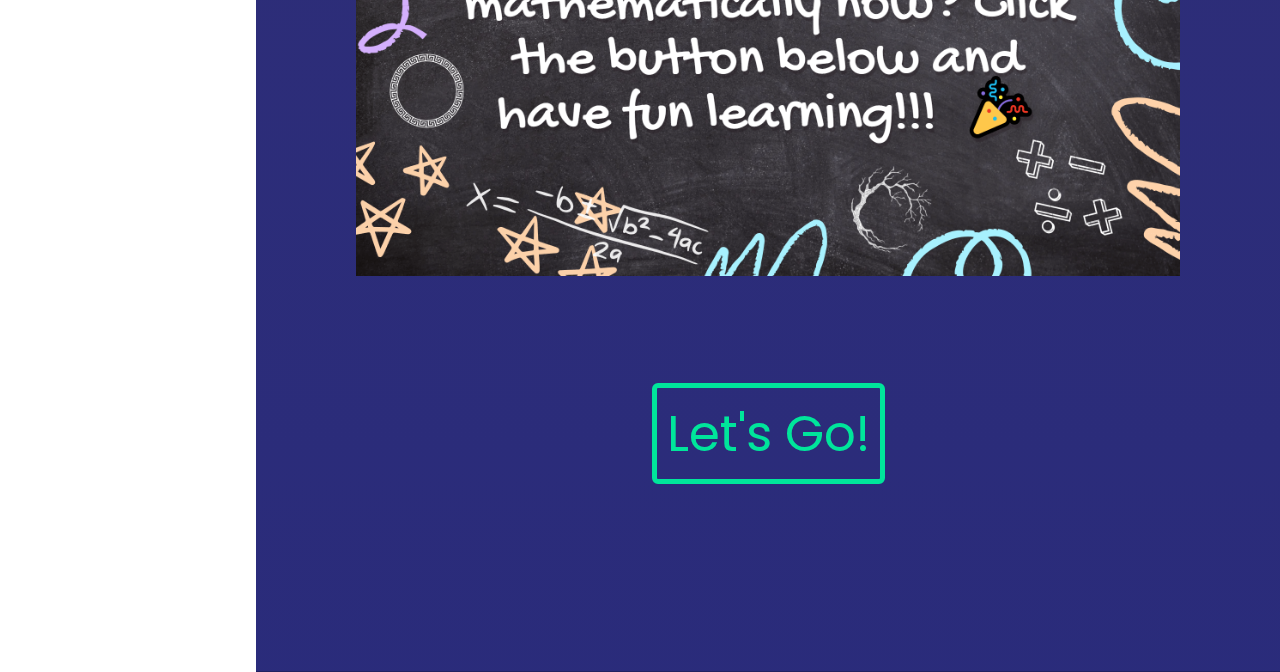
<file: Pages/Page_historyC.html>
<!DOCTYPE html>
<head>
    <title>KosmicCircles</title>
    <meta charset="UTF-8">
    <meta name="viewport" content="width=device-width, initial-scale=1.0">
    <link rel="stylesheet" href="PageStyle.css">
    <link rel="stylesheet" href="../style.css">
    <link rel="shortcut icon"  type="image/x-icon" href="../images/K logo.png"/>
    <link rel="stylesheet" href="https://cdnjs.cloudflare.com/ajax/libs/font-awesome/4.7.0/css/font-awesome.min.css">
</head>
<body>

   <div class="side-navbar">
        <div class="goback">
            <!-- <a href="../index.html#portfolio" class="back"><i class="fa fa-arrow-left" aria-hidden="true"></i> Go back</a> -->
            <a href="https://pivectorfield.my.canva.site/#page-1" class="back"><i class="fa fa-arrow-left" aria-hidden="true"></i> Go back</a>
        </div>
       <div class="container">
            <label class="title">History of Circles</label>
            <p>
                Learn how the circle, a fundamental geometric shape, has been explored and utilized across different civilizations and eras, shaping the development of mathematics, science, and architecture throughout history!
            </p>
       </div>
   </div>

   <div class="content-area">
        <div class="wrapper">
            <div id="home" class="banner">
                <div class="Image-content">
                    <img src="../images/historyC/circle history/historyc1.PNG">
                    <img src="../images/historyC/circle history/historyc2.PNG">
                    <img src="../images/historyC/circle history/historyc3.PNG">
                    <img src="../images/historyC/circle history/historyc4.PNG">
                    <img src="../images/historyC/circle history/historyc5.PNG">
                    <img src="../images/historyC/circle history/historyc6.PNG">
                    <img src="../images/historyC/circle history/historyc7.PNG">
                    <img src="../images/historyC/circle history/historyc8.PNG">
                    <img src="../images/historyC/circle history/historyc9.PNG">
                    <img src="../images/historyC/circle history/historyc10.PNG">
                    <img src="../images/historyC/circle history/historyc11.PNG">
                    <div class="video-container">
                        <iframe
                            width="560"
                            height="315"
                            src="https://www.youtube.com/embed/D1Ec37WHoK8?si=aBxeBRooJjAAXuJ-"
                            title="YouTube video player"
                            frameborder="0"
                            allow="accelerometer; autoplay; clipboard-write; encrypted-media; gyroscope; picture-in-picture; web-share"
                            referrerpolicy="strict-origin-when-cross-origin"
                            allowfullscreen
                        >
                        </iframe>
                        <iframe 
                            width="560"
                            height="315"
                            src="https://www.youtube.com/embed/XfeuCfOUuXg?si=EpY2az9Sz3uy3DO0"
                            title="YouTube video player"
                            frameborder="0"
                            allow="accelerometer; autoplay; clipboard-write; encrypted-media; gyroscope; picture-in-picture; web-share"
                            referrerpolicy="strict-origin-when-cross-origin"
                            allowfullscreen
                        >
                        </iframe>
                    </div>
                    <img src="../images/historyC/circle history/historyc12.PNG">
                    <section class="button-Quiz">
                        <div class="max-width">
                            <div class="hire-content align">
                                <a href="../Pages/Page_Calculus.html" class="main-text">Let's Go!</i></a>
                            </div>
                        </div>
                    </section>
                </div>
            </div>
        </div>
   </div>
</body>
</html>
</file>
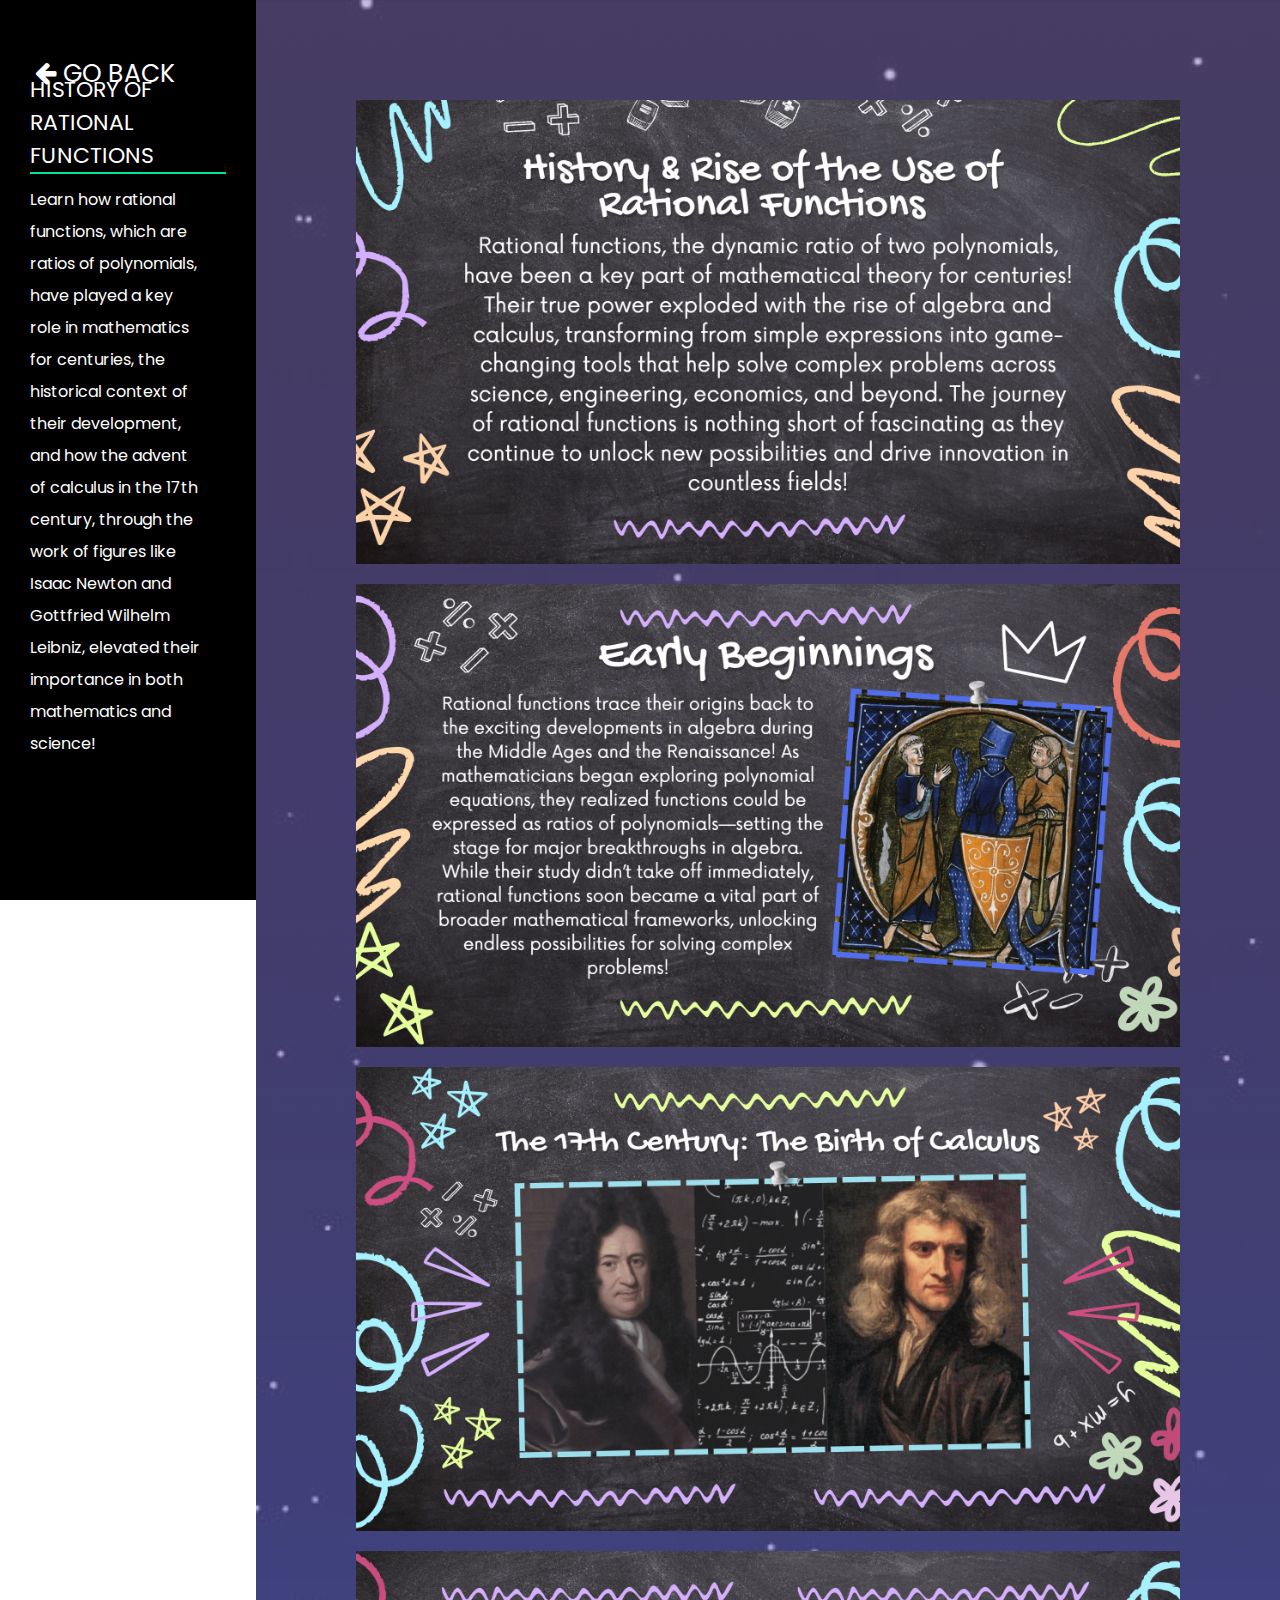
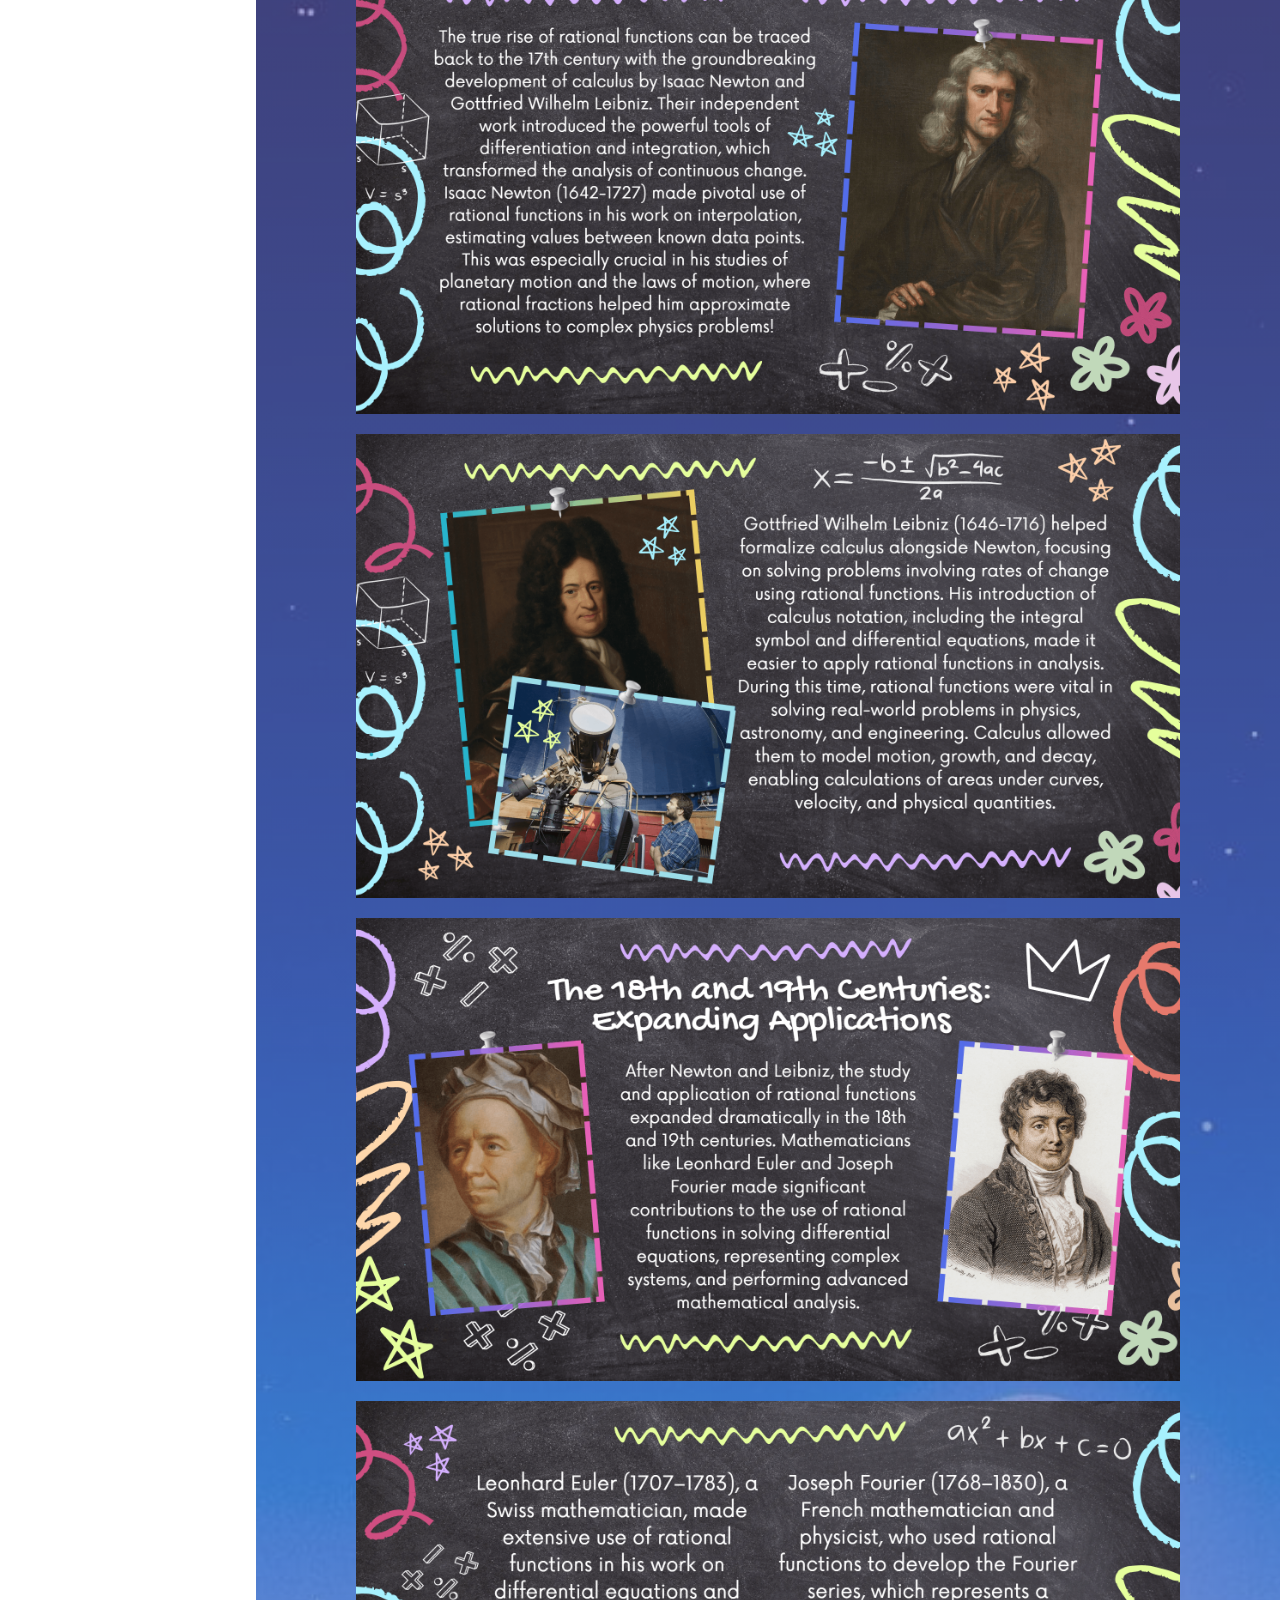
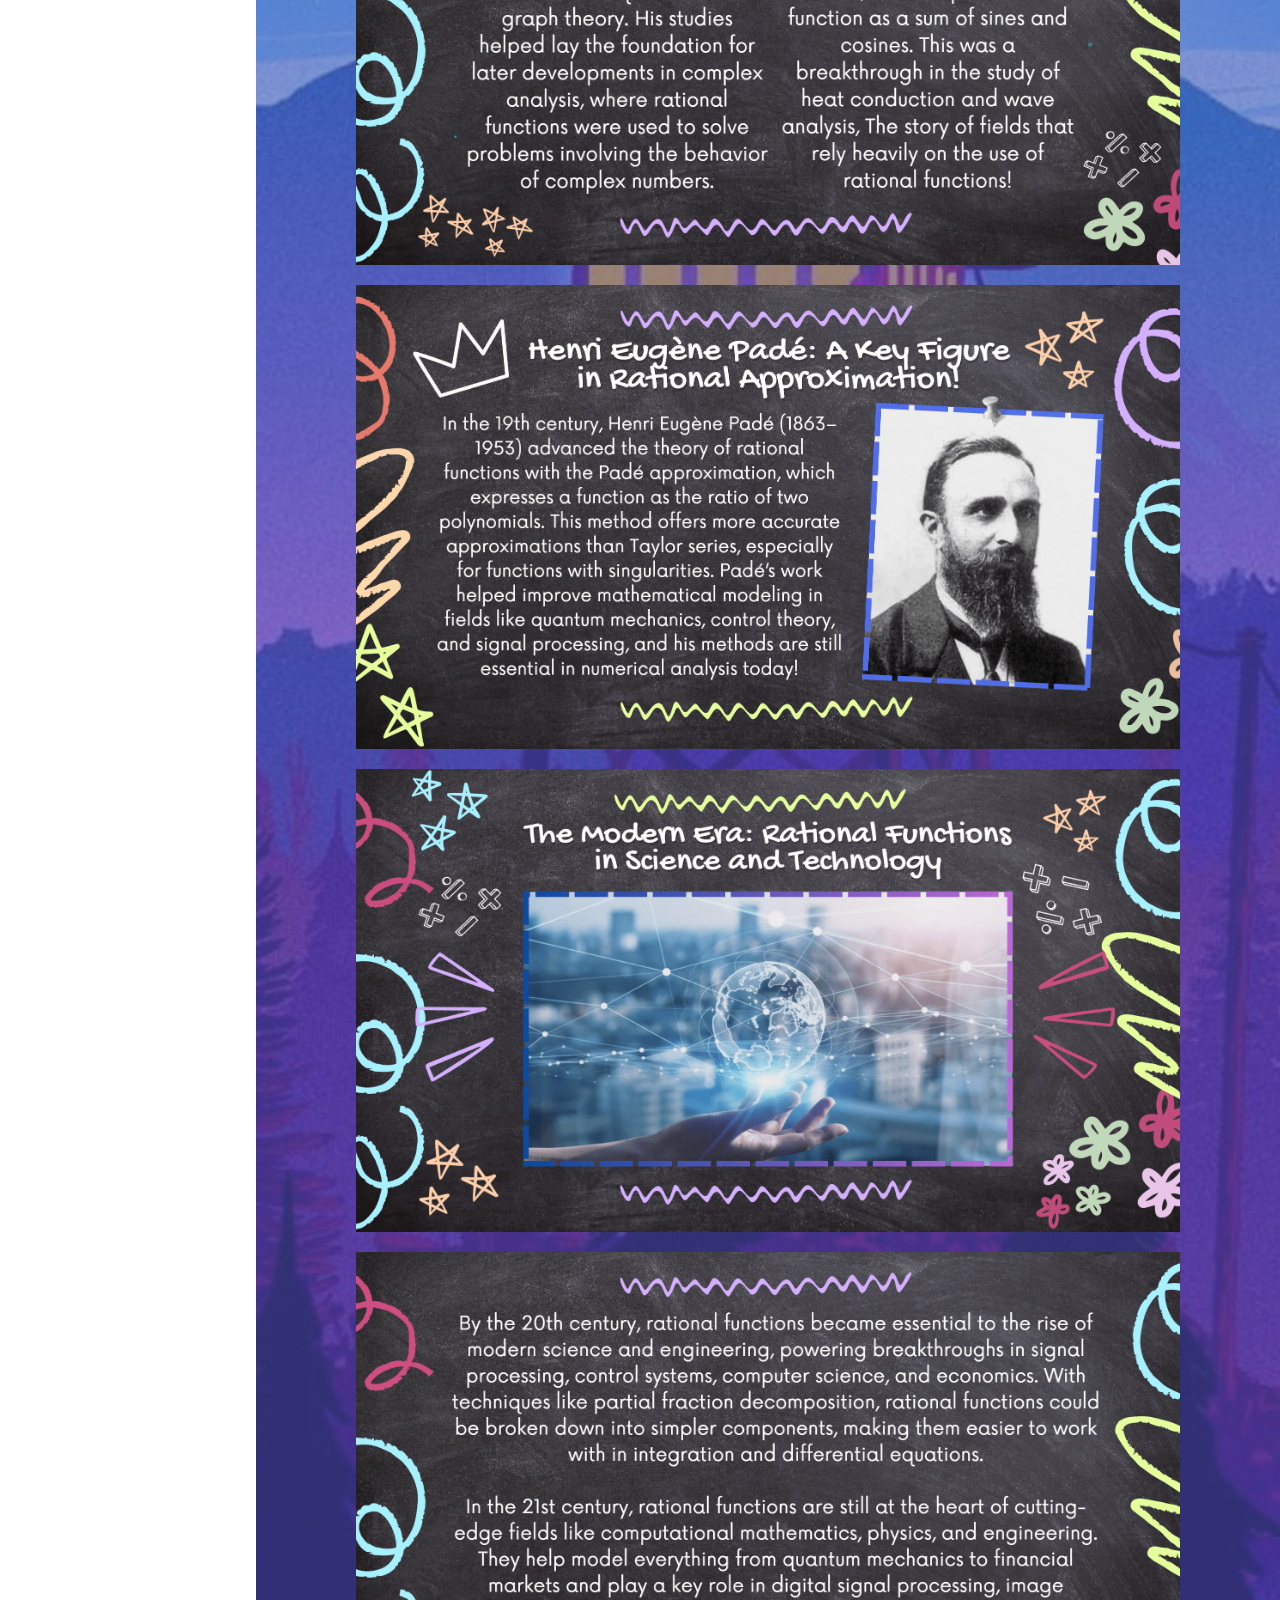
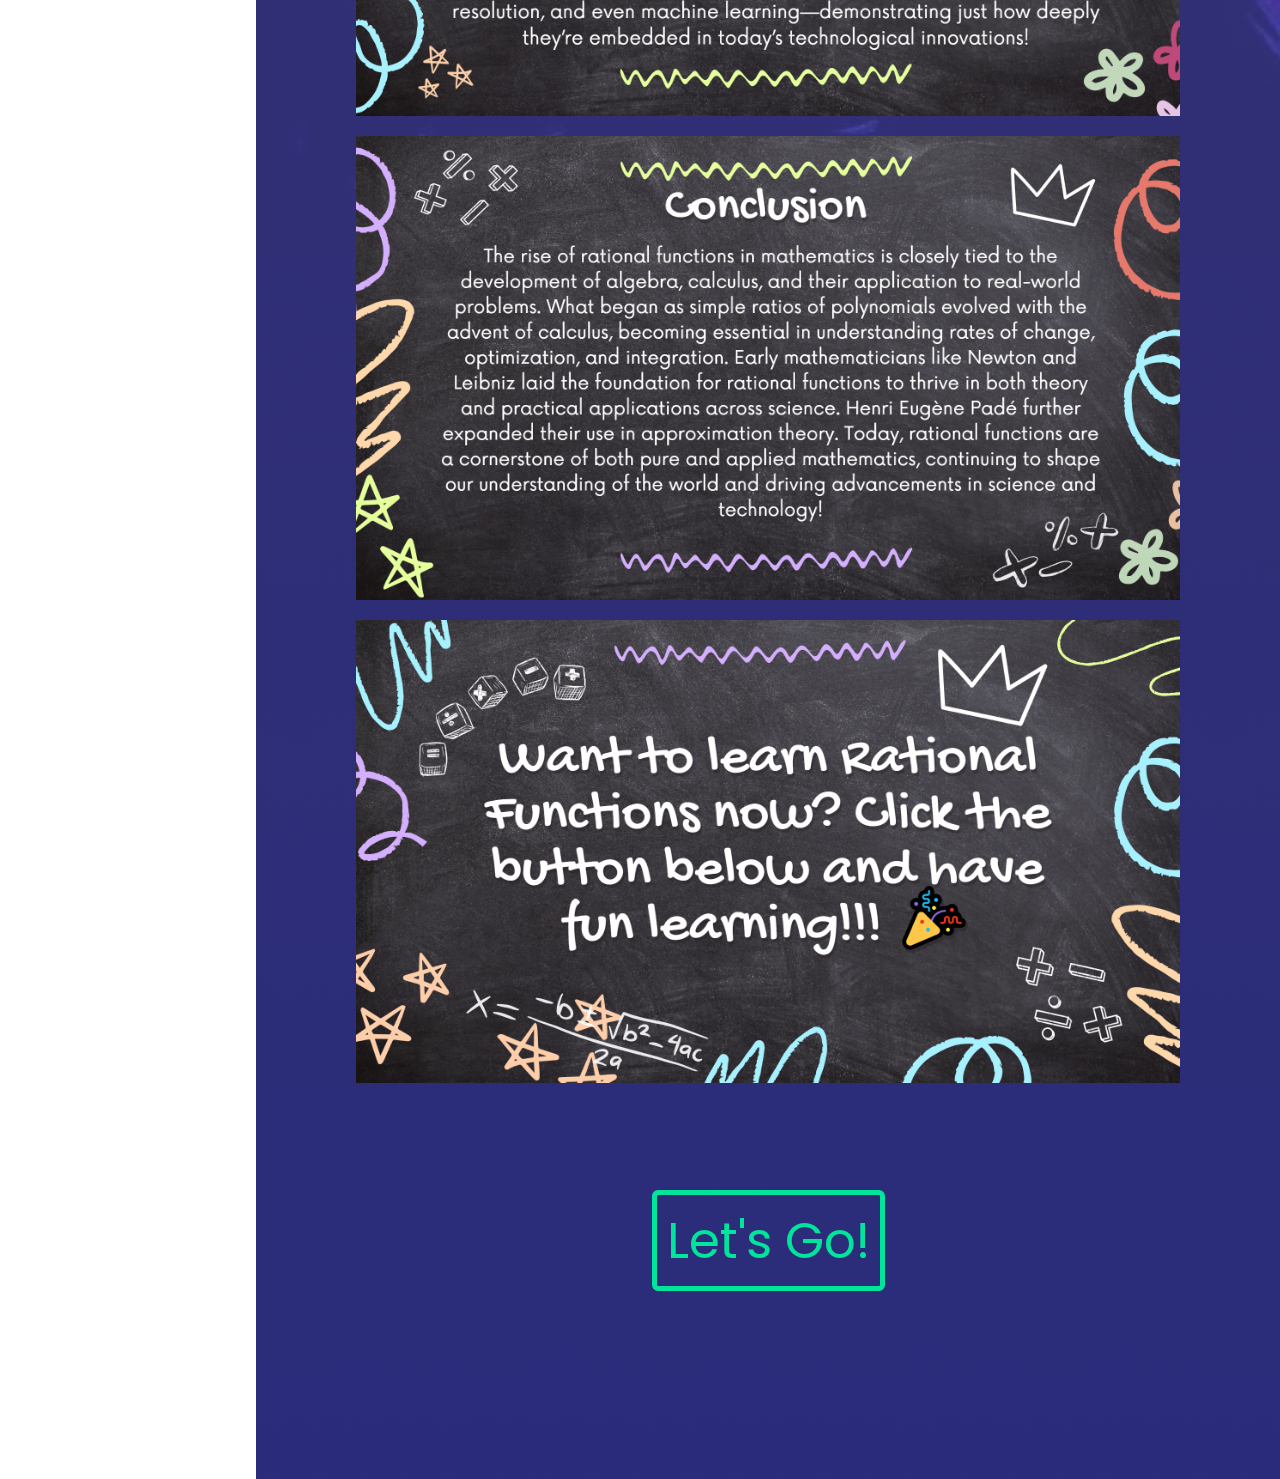
<file: Pages/Page_historyRF.html>
<!DOCTYPE html>
<head>
    <title>KosmicCircles</title>
    <meta charset="UTF-8">
    <meta name="viewport" content="width=device-width, initial-scale=1.0">
    <link rel="stylesheet" href="PageStyle.css">
    <link rel="stylesheet" href="../style.css">
    <link rel="shortcut icon"  type="image/x-icon" href="../images/K logo.png"/>
    <link rel="stylesheet" href="https://cdnjs.cloudflare.com/ajax/libs/font-awesome/4.7.0/css/font-awesome.min.css">
</head>
<body>

   <div class="side-navbar">
        <div class="goback">
            <!-- <a href="../index.html#portfolio" class="back"><i class="fa fa-arrow-left" aria-hidden="true"></i> Go back</a> -->
            <a href="https://pivectorfield.my.canva.site/#page-1" class="back"><i class="fa fa-arrow-left" aria-hidden="true"></i> Go back</a>
        </div>
       <div class="container">
            <label class="title">History of Rational Functions</label>
            <p>
                Learn how rational functions, which are ratios of polynomials, have played a key role in mathematics for centuries, the historical context of their development, and how the advent of calculus in the 17th century, through the work of figures like Isaac Newton and Gottfried Wilhelm Leibniz, elevated their importance in both mathematics and science!
            </p>
       </div>
   </div>

   <div class="content-area">
        <div class="wrapper">
            <div id="home" class="banner">
                <div class="Image-content">
                    <img src="../images/historyRF/genmathhistory/historyrf1.PNG">
                    <img src="../images/historyRF/genmathhistory/historyrf2.PNG">
                    <img src="../images/historyRF/genmathhistory/historyrf3.PNG">
                    <img src="../images/historyRF/genmathhistory/historyrf4.PNG">
                    <img src="../images/historyRF/genmathhistory/historyrf5.PNG">
                    <img src="../images/historyRF/genmathhistory/historyrf6.PNG">
                    <img src="../images/historyRF/genmathhistory/historyrf7.PNG">
                    <img src="../images/historyRF/genmathhistory/historyrf8.PNG">
                    <img src="../images/historyRF/genmathhistory/historyrf9.PNG">
                    <img src="../images/historyRF/genmathhistory/historyrf10.PNG">
                    <img src="../images/historyRF/genmathhistory/historyrf11.PNG">
                    <img src="../images/historyRF/genmathhistory/historyrf12.PNG">
                    <section class="button-Quiz">
                        <div class="max-width">
                            <div class="hire-content align">
                                <a href="../Pages/Page_GenMath.html" class="main-text">Let's Go!</i></a>
                            </div>
                        </div>
                    </section>
                </div>
            </div>
        </div>
   </div>
</body>
</html>
</file>
<file: style.css>
@import url('https://fonts.googleapis.com/css2?family=Poppins:wght@400;500;600;700&family=Ubuntu:wght@400;500;700&display=swap');

*{
    margin: 0;
    padding: 0;
    box-sizing: border-box;
    text-decoration: none;
}
html{
    scroll-behavior: smooth;
}
::selection {
    background-color: #00e59b;
}
::-webkit-scrollbar {
    width: 10px;
}
::-webkit-scrollbar-track {
    background: #f1f1f1;
}
::-webkit-scrollbar-thumb {
    background: #308f71;
}

::-webkit-scrollbar-thumb:hover {
    background: #18e2a2;
}

section{
    padding: 100px 0;
}
.max-width{
    max-width: 1300px;
    padding: 0 80px;
    margin: auto;
}
.portfolio, .about, .services, .skills, .hire{
    font-family: 'Poppins', sans-serif;
}
.portfolio .portfolio-content, .about .about-content, .services .serv-content, .skills .skills-content, .hire .hire-content, .button-Quiz{
    display: flex;
    flex-wrap: wrap;
    align-items: center;
    justify-content: space-between;
}
section .title{
    position: relative;
    text-align: center;
    font-size: 40px;
    font-weight: 500;
    margin-bottom: 60px;
    padding-bottom: 20px;
    font-family: 'Ubuntu', sans-serif;
}
section .title::before{
    content: "";
    position: absolute;
    bottom: 0px;
    left: 50%;
    width: 650px;
    height: 3px;
    background: #111;
    transform: translateX(-50%);
}
section .title::after{
    position: absolute;
    bottom: -8px;
    left: 50%;
    font-size: 20px;
    color:  #009666;
    padding: 0 5px;
    background: #fff;
    transform: translateX(-50%);
}

/* navbar */
.navbar{
    position: fixed;
    width: 100%;
    z-index: 999;
    padding: 30px 0;
    background-color: rgb(43, 43, 43);
    font-family: 'Ubuntu', sans-serif;
    transition: all 0.3s ease;
}
.navbar .nav-align{
    display: flex;
    align-items: center;
    justify-content: space-between;
    max-width: 1300px;
    padding: 0 50px;
    margin: auto;
}
.navbar .logo {
    display: flex;
    flex-direction: row;
    align-items: center;
    justify-content: center;
    text-decoration: none;
}
.navbar .logo a img{
    width: 55px;
    height: 65px;
}
.navbar .logo label{
    font-weight: 600;
    font-size: 25px;
    color: #fff;
}

.navbar .menu li{
    list-style: none;
    display: inline-block;
}
.navbar .menu li a{
    display: block;
    color: #fff;
    font-size: 18px;
    font-weight: 500;
    margin-left: 25px;
    transition: color 0.3s ease;
}
.navbar .menu li a:hover{
    color: #009666;
}
.navbar .sticky .menu li a:hover{
    color: #fff;
}

.controlContainer {
    z-index: 10;
    position: fixed;
    top: 90%;
    left: 95%;
    font-size: 45px;
    font-weight: bold;
    transform: translate(-50%, -50%);
}
.control {
    background-color: #00e59b;
    display: flex;
    align-items: center;
    justify-content: center;
    color: ivory;
    padding: 10px;
    border-radius: 5px;
    transition: all 0.5s ease;
    animation: wiggle 2.5s infinite;
}
.control:hover {
    animation: none;
    background-color: #00ffae;
    box-shadow: 0 0 10px #00ffae,
                0 0 20px #00ffae;
}
@keyframes wiggle {
    0% { 
        transform: rotate(0deg); 
    }
    80% { 
        transform: rotate(0deg); 
    }
    85% { 
        transform: rotate(5deg); 
    }
    95% { 
        transform: rotate(-5deg); 
    }
    100% { 
        transform: rotate(0deg);
    }
}

/* home */
.home{
    display: flex;
    background: linear-gradient(rgba(139, 120, 199, 0.5), rgba(60,	62,	175, 0.9)), url("images/header4.jpg") no-repeat center;
    height: 100vh;
    color: #fff;
    min-height: 500px;
    background-size: cover;
    background-attachment: fixed;
    font-family: 'Ubuntu', sans-serif;
    justify-content: center;
    align-items: center;
    text-align: center;
}
.home .max-width{
    margin: auto 0 auto 30px;
}
.home .home-content .message{
    font-size: 75px;
    font-weight: 600;
    margin-left: -3px;
}
.home .home-content .center {
    align-items: center;
    justify-content: center;
    text-align: center;
}
.home .home-content .center a{
    display: inline-block;
    color: #00e59b;
    font-size: 25px;
    padding: 12px 36px;
    margin-top: 20px;
    font-weight: 400;
    border-radius: 6px;
    border: 2px solid  #00e59b;
    transition: all 0.3s ease;
}
.home .home-content .center a:hover{
    color: #fff;
    background: #00e59b;
}
.home .home-content .center label{
    font-size: 27px;
    margin-left: 5px;
    margin-right: 5px;
}
/*portfolio*/
.portfolio .title {
    color: #fff;
}
.portfolio .title::before {
    background: #fff;
}
.portfolio .title::after{
    background: #172a3d;
    border-radius: 2.5px;
    content: "Topics & History about Rational Functions & Circles";
    color: #00e59b;
}

.portfolio {
    background: linear-gradient(rgba(34, 34, 34, 0.5), rgba(34, 34, 34, 0.3)), url(images/sky.jpg) no-repeat center;
    background-size: cover;
    background-position: center;
}

.grid-item{
    position: relative;
    width: 100%; 
}

.MessageContainer  {
    display: flex;
    align-items: flex-end;
    justify-content: flex-start;
    opacity: 0;
    transition: 0.5s all;
    background: linear-gradient(to bottom, rgba(0,176,155,0.2), rgb(0, 146, 100,0.8));
    width: 100%;
    height: 350px;
    border: #00e59b 5px dotted;
    position: absolute;
    top: 0;
    left: 0;
}
.MessageContainer .Message {
    font-size: 20px;
    padding: 10px;
    position: relative;
    z-index: 3;
    color: #fff;
    opacity: 0;
    transform: translateX(-30px);
    transition: 0.5s all;
    border-top-right-radius: 5px;
    background-color: #00e59b;
}
.grid-item:hover .MessageContainer{
    opacity: 1;
    cursor: pointer;
}
.grid-item:hover .MessageContainer .Message {
    opacity: 1;
    transform: translateX(0px);
}
.project {
    height: 100%;
    width: 100%;
    display: flex;
    justify-content: center;
    align-items: center;
}
.image {
    height: 350px;
    width: 100%;
    background: url(images/GenMath/genmath.jpg);
    background-size: 100%;
    transition: 1s;
    margin-bottom: 20px;
}
.image2 {
    height: 350px;
    width: 100%;
    background: url(images/historyRF/history_of_RF.jpg);
    background-size: 100%;
    transition: 1s;
    margin-bottom: 20px;
}
.image3 {
    height: 350px;
    width: 100%;
    background: url(images/Calculus/circles.jpg);
    background-size: 100%;
    transition: 1s;
    margin-bottom: 20px;
}
.image4 {
    height: 350px;
    width: 100%;
    background: url(images/historyC/history_of_circles.jpg);
    background-size: 100%;
    transition: 1s;
    margin-bottom: 20px;
}
.image5 {
    height: 350px;
    width: 100%;
    background: url(images/Oasis/Oasis.png);
    background-size: 100%;
    transition: 1s;
    margin-bottom: 20px;
}
.image6 {
    height: 350px;
    width: 100%;
    background: url(images/Song/Happy.png);
    background-size: 100%;
    transition: 1s;
    margin-bottom: 20px;
}
.grid-item:hover .image, .grid-item:hover .image2, .grid-item:hover .image3, .grid-item:hover .image4, .grid-item:hover .image5 {
    background-size: 150%;
}

/* about */
.about {
    background: linear-gradient(rgba(139, 120, 199, 0.5), rgba(60,	62,	175, 0.7)), url(images/header3.jpg) no-repeat center;
    background-size: cover;
    background-position: center;
}
.about .about-content .left{
    width: 45%;
}
.about .about-content .left img{
    height: 400px;
    width: 400px;
    border-radius: 50%;
    object-fit: cover;
}
.about .about-content .right{
    width: 55%;
}
.main-title {
    font-size: 60px;
    font-weight: 600;
    color: #ffffff;
}
.about .about-content .right .text{
    font-size: 40px;
    font-weight: 600;
    margin-bottom: 10px;
    color: #00e59b;
}
.about .about-content .right .text span{
    color: #00e59b;
}
.about .about-content .right p{
    text-align: justify;
    color: #fff;
}
.about .about-content .right a{
    display: inline-block;
    color: #00e59b;
    font-size: 20px;
    font-weight: 500;
    padding: 10px 30px;
    margin-top: 20px;
    border-radius: 6px;
    border: 2px solid #00e59b;
    transition: all 0.3s ease;
}
.about .about-content .right a:hover{
    color: rgb(255, 255, 255);
    background: #00e59b;
}

/* services */
.services, .skills{
    color:#fff;
    background: #111;
}
.services .title::before, .skills .title::before{
    background: #fff;
}
.services .title::after{
    background: #111;
    content: "Test Your Knowledge!";
}
.serv-align {
    display: flex;
    flex-direction: row;
    justify-content: space-evenly;
    font-family: 'Ubuntu', sans-serif;
}
.services .serv-content .card{
    width: calc(33% - 20px);
    margin: 10px;
}
.services .serv-content .card .box{
    background: #222;
    padding: 20px 25px;
    text-align: center;
    border-radius: 6px;
    line-height: 1.6;
    cursor: pointer;
    transition: all 0.3s ease;
}
.services .serv-content .card .box:hover{
    position: relative;
    background: #009666;
    transform: scale(1.05);
}
.services .serv-content .card i{
    font-size: 80px;
    color: #009666;
    transition: color 0.3s ease;
}
.services .serv-content .card .box:hover i{
    color: #fff;
}

.services .serv-content .card .box a{
    display: inline-block;
    color: #009666;
    font-size: 18px;
    font-weight: 500;
    padding: 8px 16px;
    margin-top: 20px;
    border-radius: 6px;
    border: 2px solid #009666;
    transition: all 0.3s ease;
}

.services .serv-content .card .box:hover a{
    color: #fff;
    border: 2px solid #fff;
}

.services .serv-content .card .box a:hover{
    color: #009666;
    background: #fff;
}
.services .serv-content .card .text{
    font-size: 25px;
    font-weight: 500;
    padding-top: 10px;
    padding-bottom: 10px;
    border-bottom: 3px solid #009666;
    margin: 10px 0 7px 0;
}
.services .serv-content .card:hover .text{
    border-bottom: 3px solid #fff;
}

/* skills */

.skills .title::after{
    background: #ffffff;
    content: "what i know";
}
.skills .skills-content .column{
    width: calc(50% - 30px);
}
.skills .skills-content .left .text{
    font-size: 20px;
    font-weight: 600;
    margin-bottom: 10px;
}
.skills .skills-content .left p{
    text-align: justify;
}
.skills .skills-content .left a{
    display: inline-block;
    color: #009666;
    font-size: 18px;
    font-weight: 500;
    padding: 8px 16px;
    margin-top: 20px;
    border-radius: 6px;
    border: 2px solid #009666;
    transition: all 0.3s ease;
}
.skills .skills-content .left a:hover{
    color: #fff;
    background: #009666;
}
.skills .skills-content .right .bars{
    margin-bottom: 15px;
}
.skills .skills-content .right .info{
    display: flex;
    margin-bottom: 5px;
    align-items: center;
    justify-content: space-between;
}
.skills .skills-content .right span{
    font-weight: 500;
    font-size: 18px;
}
.skills .skills-content .right .line{
    height: 5px;
    width: 100%;
    background: lightgrey;
    position: relative;
}
.skills .skills-content .right .line::before{
    content: "";
    position: absolute;
    height: 100%;
    left: 0;
    top: 0;
    background: #009666;
}
.skills-content .right .html::before{
    width: 45%;
}
.skills-content .right .css::before{
    width: 25%;
}
.skills-content .right .js::before{
    width: 12%;
}
.skills-content .right .php::before{
    width: 8%;
}
.skills-content .right .mysql::before{
    width: 10%;
}
.skills-content .right .RN::before{
    width: 85%;
}
.skills-content .right .Expo::before{
    width: 85%;
}
.skills-content .right .Java::before{
    width: 70%;
}
.skills-content .right .VB::before{
    width: 80%;
}

/*hire*/
.hire {
    background: linear-gradient(rgba(139, 120, 199, 0.5), rgba(60,	62,	175, 0.7)), url(images/header2.jpg) no-repeat center;
    background-size: cover;
    background-position: center;
}
.align {
    flex-direction: column;
}
.sub-text {
    font-size: 20px;
    color: rgb(255, 255, 255);
}
.main-text {
    margin-top: 10px;
    font-size: 50px;
    color: #00e59b;
    border: 1 solid #00e59b;
    padding: 10px;
    border-radius: 6px;
    border: 5px solid #00e59b;
    transition: all 0.3s ease;
}
.main-text:hover {
    color: rgb(255, 255, 255);
    cursor: pointer;
    background-color: #00e59b;
    
}

@media (max-width: 1300px) {
    .home .max-width{
        margin-left: 0px;
    }
}

@media (max-width: 1104px) {
    .about .about-content .left img{
        height: 350px;
        width: 350px;
    }
}

@media (max-width: 991px) {
    .max-width{
        padding: 0 50px;
    }
}
@media (max-width: 947px){
    .home .home-content .message{
        font-size: 70px;
    }
    .home .home-content a{
        font-size: 23px;
        padding: 10px 30px;
    }
    .max-width{
        max-width: 930px;
    }
    .about .about-content .column{
        width: 100%;
    }
    .about .about-content .left{
        display: flex;
        justify-content: center;
        margin: 0 auto 60px;
    }
    .about .about-content .right{
        flex: 100%;
    }
    .services .serv-content .card{
        width: calc(50% - 10px);
        margin-bottom: 20px;
    }
    .skills .skills-content .column{
        width: 100%;
        margin-bottom: 35px;
    }
}

@media (max-width: 690px) {
    .max-width{
        padding: 0 23px;
    }
    .home .home-content .message{
        font-size: 60px;
    }
    .home .home-content a{
        font-size: 20px;
    }
    .services .serv-content .card{
        width: 100%;
    }
}

@media (max-width: 500px) {
    .home .home-content .message{
        font-size: 50px;
    }
    .about .about-content .right .text, .skills .skills-content .left .text{
        font-size: 19px;
    }

}
</file>
<file: Pages/PageStyle.css>
@import url('https://fonts.googleapis.com/css2?family=Poppins:wght@400;500;600;700&family=Ubuntu:wght@400;500;700&display=swap');

*{
    margin: 0;
    padding: 0;
    box-sizing: border-box;
    text-decoration: none;
}
html, body{
    height: 100%;
    scroll-behavior: smooth;
    font-family: 'Poppins', sans-serif;
}
::selection {
    background-color: #00e59b;
}
::-webkit-scrollbar {
    width: 10px;
}
::-webkit-scrollbar-track {
    background: #f1f1f1;
}
::-webkit-scrollbar-thumb {
    background: #308f71;
}

::-webkit-scrollbar-thumb:hover {
    background: #18e2a2;
}

.content-area {
    margin-left: 20%;
    height: 100%;
    padding: 0;
}
.wrapper {
    width: 100%;
    height: auto; /*100%*/
    margin: 0 auto;
    background: linear-gradient(rgba(139, 120, 199, 0.5), rgba(60,	62,	175, 0.7)), url(../images/bg.jpg) no-repeat center;
    background-size: cover;
    background-position: center;
}
.banner {
    width: 100%;
    overflow: hidden;
    background-size: cover;
    background-position: center;
}
.Image-content {
    display: flex;
    flex-direction: column;
    align-items: center;
    justify-content: center;
    padding: 100px;
    transition: 0.5s;
}
.Image-content img {
    width: 100%;
    height: auto;
    margin-bottom: 20px;
}

.side-navbar {
    height: 100%;
    width: 20%;
    position: fixed;
    z-index: 1;
    top: 0;
    left: 0;
    text-align: left;
    background-color: #000;
    overflow-x: hidden;
    padding-top: 20px;
}
.container {
    display: flex;
    height: 90%;
    word-wrap: break-word;
    width: 100%;
    padding: 30px;
    flex-direction: column;
    align-items: flex-start;
    justify-content: center;
    transition: 0.5s;
}
.container .title{
    font-size: 25px;
    border-bottom: 2px solid #00e59b;
    text-transform: uppercase;
    color: #fff;
}
.container p {
    text-align: left;
    width: 90%;
    font-size: 18px;
    margin-top: 10px;
    line-height: 2;
    color: #fff;
}
.goback {
    position: absolute;
    padding: 30px;
}
.side-navbar .back{
    padding: 10px;
    border-radius: 6px;
    font-size: 30px;
    display: block;
    text-transform: uppercase;
    color: #fff;
    transition: 0.5s;
}
.side-navbar .back:hover{
    cursor: pointer;
    background-color: #308f71;
    color: #fff;
}


.side-navbar a:hover {
    color: deeppink;
}

.video-container {
    text-align: center;
    padding: 20px;
}
.video-container h2 {
    margin-bottom: 20px;
}
.video-container iframe {
    width: 45%;
    height: 350px;
    width: 550px;
    margin: 10px;
}
@media (max-width: 768px) {
    .video-container iframe {
        width: 100%;
        height: 200px;
    }
}

@media (max-width: 1300px) {
    .container .title{
        font-size: 22px;
    }
    .container p {
        font-size: 16px;
    }
    .goback {
        padding: 25px;
    }
    .side-navbar .back{
        font-size: 25px;
    }
}

@media (max-width: 1104px) {
    .container .title{
        font-size: 20px;
    }
    .container p {
        font-size: 14px;
    }
    .goback {
        padding: 23px;
    }
    .side-navbar .back{
        font-size: 23px;
    }
}

@media (max-width: 991px) {
    .container .title{
        font-size: 18px;
    }
    .container p {
        font-size: 12px;
    }
    .goback {
        padding: 20px;
    }
    .side-navbar .back{
        font-size: 20px;
    }
}
@media (max-width: 947px){
    .container .title{
        font-size: 16px;
    }
    .container p {
        font-size: 11px;
    }
    .goback {
        padding: 17px;
    }
    .side-navbar .back{
        font-size: 17px;
    }
}

@media (max-width: 690px) {
    .container .title{
        font-size: 15px;
    }
    .container p {
        font-size: 9px;
    }
    .goback {
        padding: 14px;
    }
    .side-navbar .back{
        font-size:14px;
    }
}

@media (max-width: 500px) {
    .container .title{
        font-size: 13px;
    }
    .container p {
        font-size: 7px;
    }
    .goback {
        padding: 11px;
    }
    .side-navbar .back{
        font-size: 11px;
    }
}
</file>
